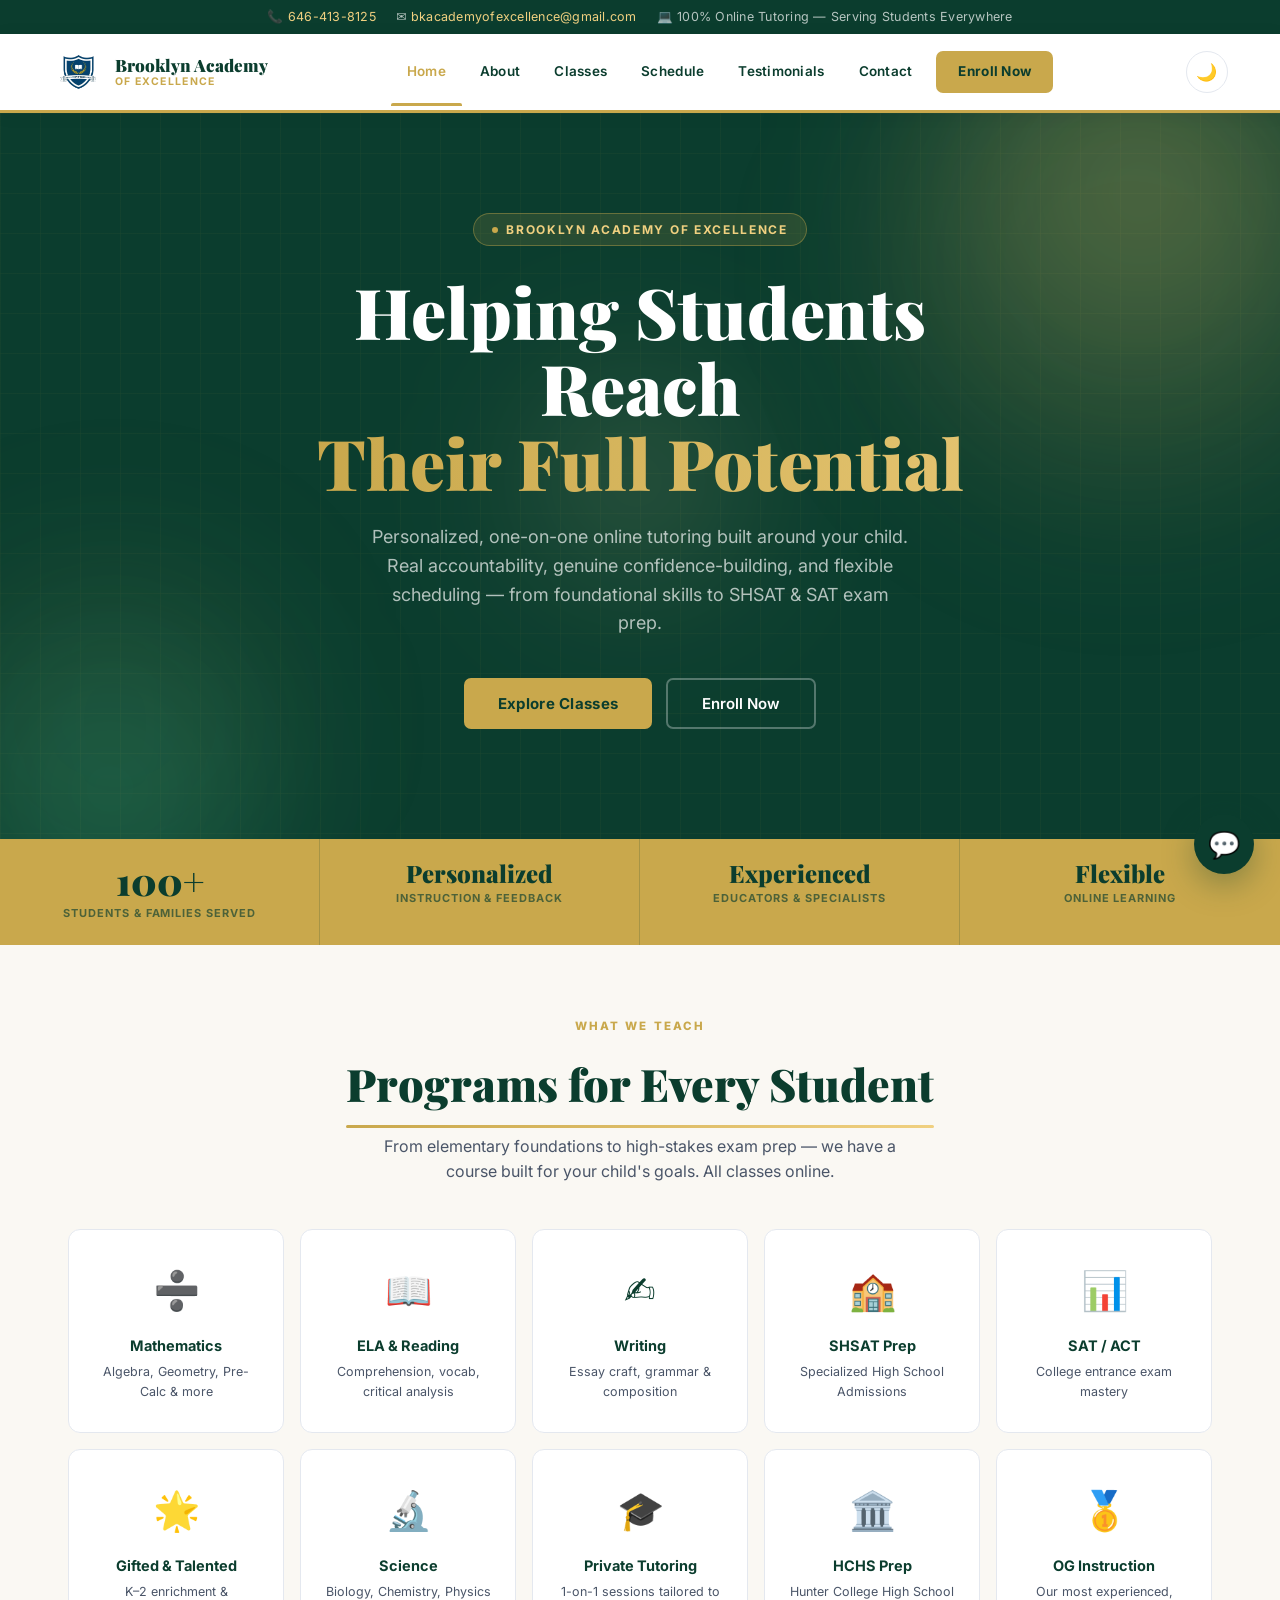
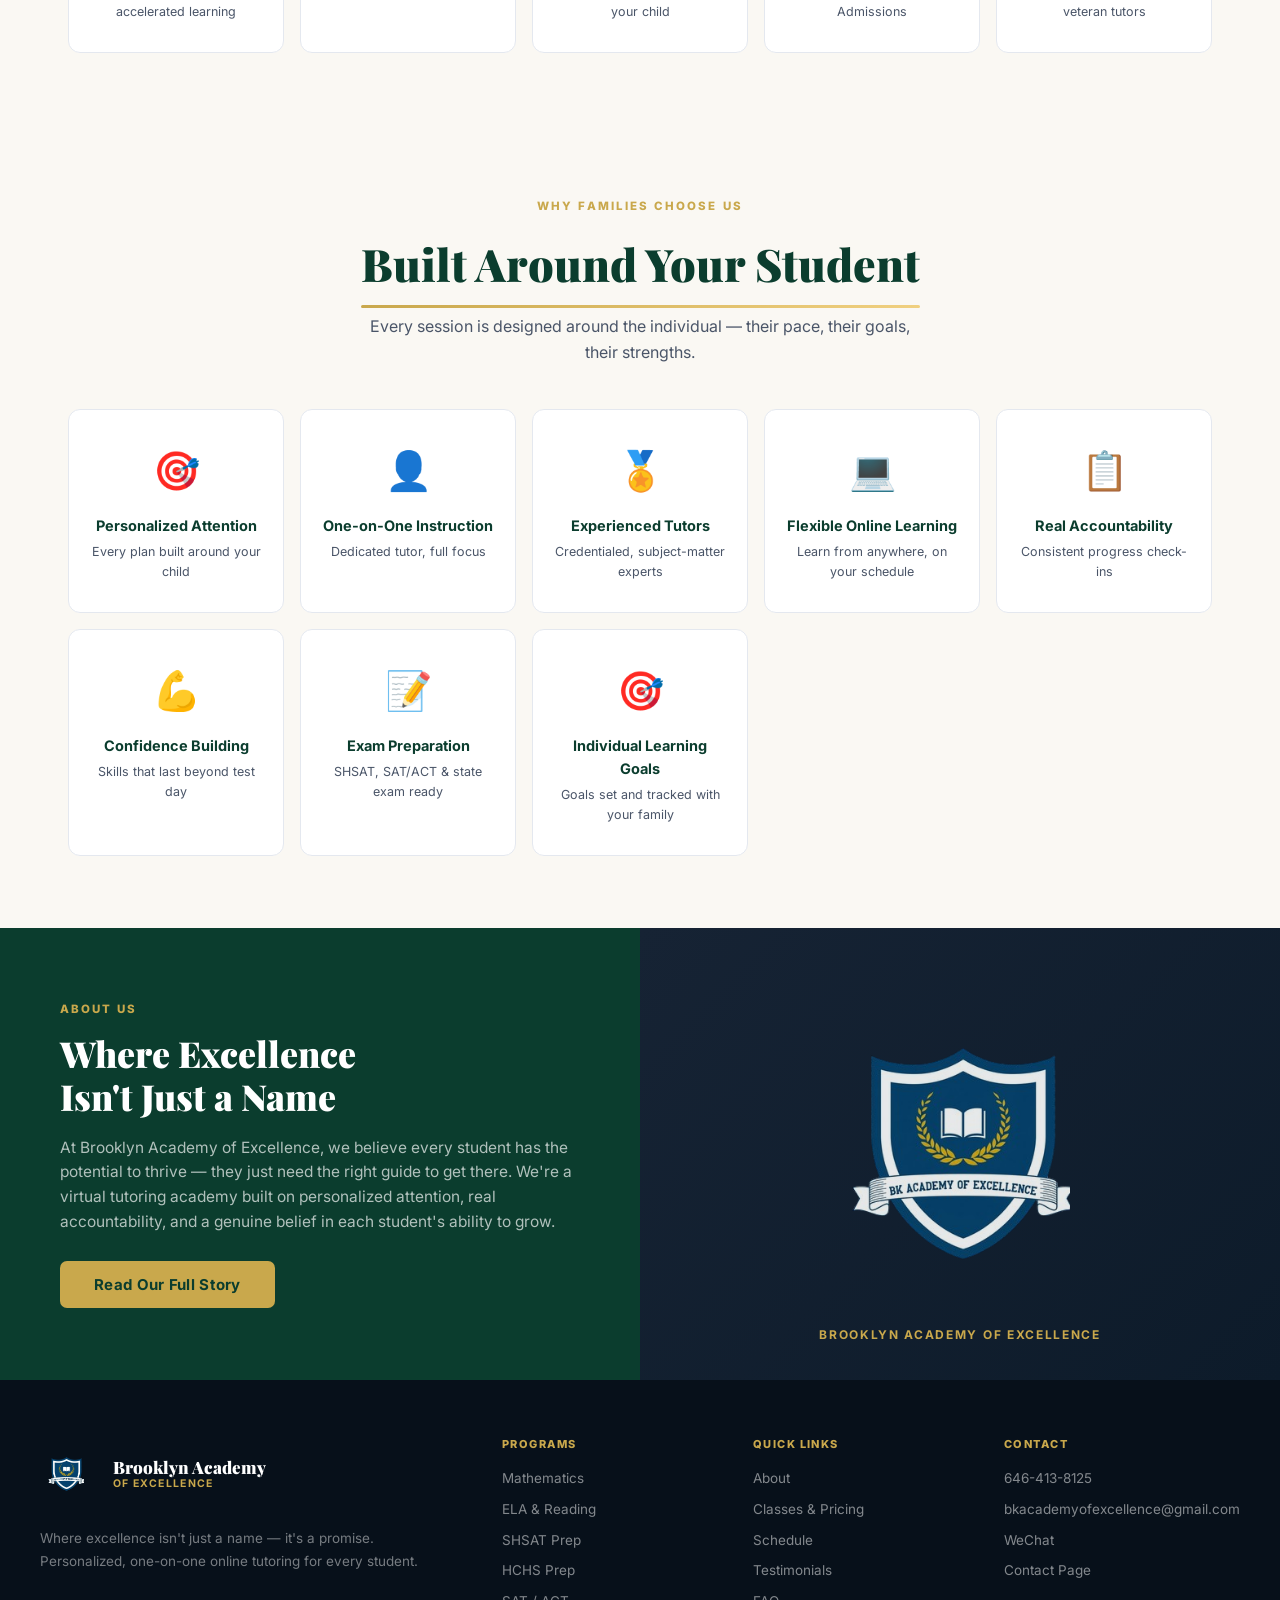
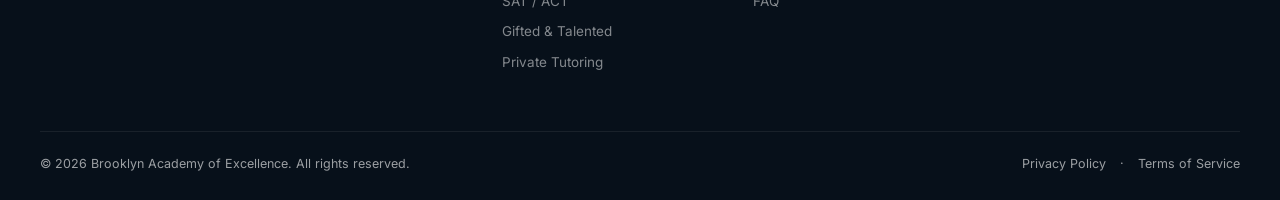
<file: hi/final25/index.html>
<!DOCTYPE html>
<html lang="en">
<head>
<meta charset="UTF-8"/>
<meta name="viewport" content="width=device-width, initial-scale=1.0"/>
<title>Brooklyn Academy of Excellence | Online Tutoring Academy</title>
<meta name="description" content="Brooklyn Academy of Excellence — personalized, one-on-one online tutoring. Math, ELA, Writing, SHSAT & SAT prep. Real accountability. Real results."/>
<link href="https://fonts.googleapis.com/css2?family=Playfair+Display:ital,wght@0,700;0,900;1,700&family=Inter:wght@300;400;500;600;700&display=swap" rel="stylesheet"/>
<link rel="stylesheet" href="index.css">
<script>
  /* Apply saved theme before paint to avoid flash */
  (function(){
    var saved = localStorage.getItem('bae-theme');
    var theme = saved || (window.matchMedia && window.matchMedia('(prefers-color-scheme: dark)').matches ? 'dark' : 'light');
    document.documentElement.setAttribute('data-theme', theme);
  })();
</script>
</head>
<body>
<div class="preloader" id="preloader">
  <div class="preloader-logo-wrap">
    <div class="preloader-ring"></div>
    <img src="logo-removebg-preview.png" alt="Brooklyn Academy of Excellence">
  </div>
  <div class="preloader-name">Brooklyn <span>Academy</span></div>
  <div class="preloader-bar"></div>
</div>
<div class="scroll-progress" id="scrollProgress"></div>

<!-- ── TOPBAR ── -->
<div class="topbar">
  <div class="topbar-inner">
    <span>📞 <a href="tel:+16464138125">646-413-8125</a></span>
    <span>✉️ <a href="mailto:bkacademyofexcellence@gmail.com">bkacademyofexcellence@gmail.com</a></span>
    <span>💻 100% Online Tutoring — Serving Students Everywhere</span>
  </div>
</div>

<!-- ── NAV ── -->
<nav class="nav" id="mainNav">
  <div class="nav-inner">
    <a class="logo" href="index.html">
      <div class="logo-mark"><img src="logo-removebg-preview.png" alt="Brooklyn Academy of Excellence logo"/></div>
      <div class="logo-text-wrap">
        <span class="logo-name">Brooklyn Academy</span>
        <span class="logo-tag">of Excellence</span>
      </div>
    </a>
    <div class="nav-links">
      <a href="index.html" id="nl-home" class="active"                        >Home</a>
      <a href="about.html" id="nl-about"                        >About</a>
      <a href="classes.html" id="nl-classes"                      >Classes</a>
      <a href="schedule.html" id="nl-calendar"                     >Schedule</a>
      <a href="testimonials.html" id="nl-testimonials"                 >Testimonials</a>
      <a href="contact.html" id="nl-contact"                      >Contact</a>
      <a href="classes.html" class="nav-cta"                      >Enroll Now</a>
    </div>
    <button class="theme-toggle" id="themeToggle" onclick="toggleTheme()" aria-label="Toggle dark mode" title="Toggle dark / light mode">🌙</button>
    <button class="ham" id="ham" onclick="toggleMob()" aria-label="Menu">
      <span></span><span></span><span></span>
    </button>
  </div>
</nav>


<!-- ── MOBILE DRAWER ── -->
<div class="mobile-drawer" id="mobDraw">
  <a href="index.html" onclick="toggleMob()">Home</a>
  <a href="about.html" onclick="toggleMob()">About</a>
  <a href="classes.html" onclick="toggleMob()">Classes</a>
  <a href="schedule.html" onclick="toggleMob()">Schedule</a>
  <a href="testimonials.html" onclick="toggleMob()">Testimonials</a>
  <a href="contact.html" onclick="toggleMob()">Contact</a>
  <a href="classes.html" class="mob-cta"  onclick="toggleMob()">Enroll Now</a>
  <button class="mob-theme-toggle" onclick="toggleTheme()">🌙 <span id="mobThemeLabel">Dark Mode</span></button>
</div>
<div class="page active" id="page-home">

  <section class="hero">
    <div class="hero-mesh"><span></span><span></span><span></span></div>
    <div class="hero-orb hero-orb-1"></div>
    <div class="hero-orb hero-orb-2"></div>
    <div class="hero-inner">
      <div class="hero-pill"><span class="hero-pill-dot"></span>Brooklyn Academy of Excellence</div>
      <h1><span class="word" style="animation-delay:.3s">Helping</span> <span class="word" style="animation-delay:.38s">Students</span> <span class="word" style="animation-delay:.46s">Reach</span><br><span class="hero-accent word" style="animation-delay:.58s">Their Full Potential</span></h1>
      <p class="hero-sub">Personalized, one-on-one online tutoring built around your child. Real accountability, genuine confidence-building, and flexible scheduling — from foundational skills to SHSAT &amp; SAT exam prep.</p>
      <div class="hero-btns">
        <button class="btn-gold" onclick="location.href='classes.html'">Explore Classes</button>
        <button class="btn-ghost" onclick="location.href='classes.html'">Enroll Now</button>
      </div>
    </div>
  </section>

  <div class="stats">
    <div class="stat sr sr-d1"><span class="stat-num">100+</span><span class="stat-label">Students &amp; Families Served</span></div>
    <div class="stat sr sr-d2"><span class="stat-num stat-word">Personalized</span><span class="stat-label">Instruction &amp; Feedback</span></div>
    <div class="stat sr sr-d3"><span class="stat-num stat-word">Experienced</span><span class="stat-label">Educators &amp; Specialists</span></div>
    <div class="stat sr sr-d4"><span class="stat-num stat-word">Flexible</span><span class="stat-label">Online Learning</span></div>
  </div>

  <div class="sec-head sr">
    <span class="eyebrow">What We Teach</span>
    <h2>Programs for Every Student</h2>
    <p>From elementary foundations to high-stakes exam prep — we have a course built for your child's goals. All classes online.</p>
  </div>

  <div class="subjects">
    <div class="subj-card sr sr-d1" onclick="location.href='classes.html'"><span class="subj-icon">➗</span><h3>Mathematics</h3><p>Algebra, Geometry, Pre-Calc &amp; more</p></div>
    <div class="subj-card sr sr-d2" onclick="location.href='classes.html'"><span class="subj-icon">📖</span><h3>ELA &amp; Reading</h3><p>Comprehension, vocab, critical analysis</p></div>
    <div class="subj-card sr sr-d3" onclick="location.href='classes.html'"><span class="subj-icon">✍️</span><h3>Writing</h3><p>Essay craft, grammar &amp; composition</p></div>
    <div class="subj-card sr sr-d4" onclick="location.href='classes.html'"><span class="subj-icon">🏫</span><h3>SHSAT Prep</h3><p>Specialized High School Admissions</p></div>
    <div class="subj-card sr sr-d5" onclick="location.href='classes.html'"><span class="subj-icon">📊</span><h3>SAT / ACT</h3><p>College entrance exam mastery</p></div>
    <div class="subj-card sr sr-d6" onclick="location.href='classes.html'"><span class="subj-icon">🌟</span><h3>Gifted &amp; Talented</h3><p>K–2 enrichment &amp; accelerated learning</p></div>
    <div class="subj-card sr sr-d7" onclick="location.href='classes.html'"><span class="subj-icon">🔬</span><h3>Science</h3><p>Biology, Chemistry, Physics</p></div>
    <div class="subj-card sr sr-d8" onclick="location.href='classes.html'"><span class="subj-icon">🎓</span><h3>Private Tutoring</h3><p>1-on-1 sessions tailored to your child</p></div>
    <div class="subj-card sr sr-d9" onclick="location.href='classes.html'"><span class="subj-icon">🏛️</span><h3>HCHS Prep</h3><p>Hunter College High School Admissions</p></div>
    <div class="subj-card sr sr-d10" onclick="location.href='classes.html'"><span class="subj-icon">🥇</span><h3>OG Instruction</h3><p>Our most experienced, veteran tutors</p></div>
  </div>

  <div class="sec-head sr">
    <span class="eyebrow">Why Families Choose Us</span>
    <h2>Built Around Your Student</h2>
    <p>Every session is designed around the individual — their pace, their goals, their strengths.</p>
  </div>
  <div class="subjects" id="whyChooseGrid"></div>

  <div class="about">
    <div class="about-text sr sr-left">
      <span class="eyebrow">About Us</span>
      <h2>Where Excellence<br>Isn't Just a Name</h2>
      <p>At Brooklyn Academy of Excellence, we believe every student has the potential to thrive — they just need the right guide to get there. We're a virtual tutoring academy built on personalized attention, real accountability, and a genuine belief in each student's ability to grow.</p>
      <button class="btn-gold" onclick="location.href='about.html'" style="margin-top:12px">Read Our Full Story</button>
    </div>
    <div class="about-right sr sr-right">
      <div class="about-badge-logo"><img src="logo-removebg-preview.png" alt="" style="width:100%;max-width:220px;opacity:.9"/></div>
      <span class="about-sub">Brooklyn Academy of Excellence</span>
    </div>
  </div>

</div>

<!-- ── FOOTER ── -->
<footer>
  <div class="foot-grid">
    <div class="foot-brand">
      <a class="logo" href="index.html" style="display:inline-flex;">
        <div class="logo-mark"><img src="logo-removebg-preview.png" alt="Brooklyn Academy of Excellence logo"/></div>
        <div class="logo-text-wrap" style="margin-left:10px">
          <span class="logo-name" style="color:#fff">Brooklyn Academy</span>
          <span class="logo-tag">of Excellence</span>
        </div>
      </a>
      <p>Where excellence isn't just a name — it's a promise. Personalized, one-on-one online tutoring for every student.</p>
    </div>
    <div class="foot-col">
      <h4>Programs</h4>
      <a href="classes.html">Mathematics</a>
      <a href="classes.html">ELA &amp; Reading</a>
      <a href="classes.html">SHSAT Prep</a>
      <a href="classes.html">HCHS Prep</a>
      <a href="classes.html">SAT / ACT</a>
      <a href="classes.html">Gifted &amp; Talented</a>
      <a href="classes.html">Private Tutoring</a>
    </div>
    <div class="foot-col">
      <h4>Quick Links</h4>
      <a href="about.html">About</a>
      <a href="classes.html">Classes &amp; Pricing</a>
      <a href="schedule.html">Schedule</a>
      <a href="testimonials.html">Testimonials</a>
      <a href="faq.html">FAQ</a>
    </div>
    <div class="foot-col">
      <h4>Contact</h4>
      <a href="tel:+16464138125">646-413-8125</a>
      <a href="mailto:bkacademyofexcellence@gmail.com">bkacademyofexcellence@gmail.com</a>
      <a href="contact.html">WeChat</a>
      <a href="contact.html">Contact Page</a>
    </div>
  </div>
  <div class="foot-bottom">
    <span>© 2026 Brooklyn Academy of Excellence. All rights reserved.</span>
    <span style="display:flex;gap:14px">
      <span style="cursor:pointer" onclick="openLegal('privacy')">Privacy Policy</span> ·
      <span style="cursor:pointer" onclick="openLegal('terms')">Terms of Service</span>
    </span>
  </div>
</footer>

<!-- ══════════════════════════════════════════
     ENROLLMENT MODAL (WIZARD)
══════════════════════════════════════════ -->
<div class="modal-overlay" id="enrollOverlay" onclick="if(event.target===this) closeEnroll()">
  <div class="modal-box">
    <div class="modal-hd">
      <h2 id="modalTitle">Enroll Now</h2>
      <button class="modal-x" onclick="closeEnroll()">✕</button>
    </div>
    <div class="step-dots" id="stepDots">
      <div class="step-dot"></div><div class="step-dot"></div><div class="step-dot"></div><div class="step-dot"></div>
    </div>
    <div class="modal-body" id="modalBody"></div>
    <div class="modal-ft" id="modalFooter"></div>
  </div>
</div>


<!-- ══════════════════════════════════════════
     LEGAL MODAL (Privacy / Terms placeholder)
══════════════════════════════════════════ -->
<div class="modal-overlay" id="legalOverlay" onclick="if(event.target===this) closeLegal()">
  <div class="modal-box" style="max-width:460px">
    <div class="modal-hd">
      <h2 id="legalTitle">Privacy Policy</h2>
      <button class="modal-x" onclick="closeLegal()">✕</button>
    </div>
    <div class="modal-body" style="padding-bottom:24px">
      <p style="color:var(--text-mute);font-size:14px;line-height:1.7">This page is coming soon. For questions about our policies, please <a href="mailto:bkacademyofexcellence@gmail.com" style="color:var(--gold);font-weight:700">email us</a> or call <a href="tel:+16464138125" style="color:var(--gold);font-weight:700">646-413-8125</a>.</p>
    </div>
  </div>
</div>

<!-- ══════════════════════════════════════════
     CHATBOT
══════════════════════════════════════════ -->
<button class="chat-fab" id="chatFab" onclick="toggleChat()" aria-label="Open chat assistant">💬</button>
<div class="chat-window" id="chatWindow">
  <div class="chat-hd">
    <img src="logo-removebg-preview.png" alt="">
    <div class="ch-info">
      <h4>Academy Assistant</h4>
      <p><span class="ch-dot"></span> Online now</p>
    </div>
    <button class="chat-min" onclick="toggleChat()">─</button>
  </div>
  <div class="chat-body" id="chatBody"></div>
  <div class="chat-quick" id="chatQuick"></div>
  <div class="chat-input-row">
    <input type="text" id="chatInput" placeholder="Ask about pricing, seats, enrollment…" onkeydown="if(event.key==='Enter')sendChat()">
    <button class="chat-send" onclick="sendChat()">➤</button>
  </div>
</div>

<!-- ══════════════════════════════════════════
     JAVASCRIPT
══════════════════════════════════════════ -->
<script src="app.js"></script>
</body>
</html>
</file>
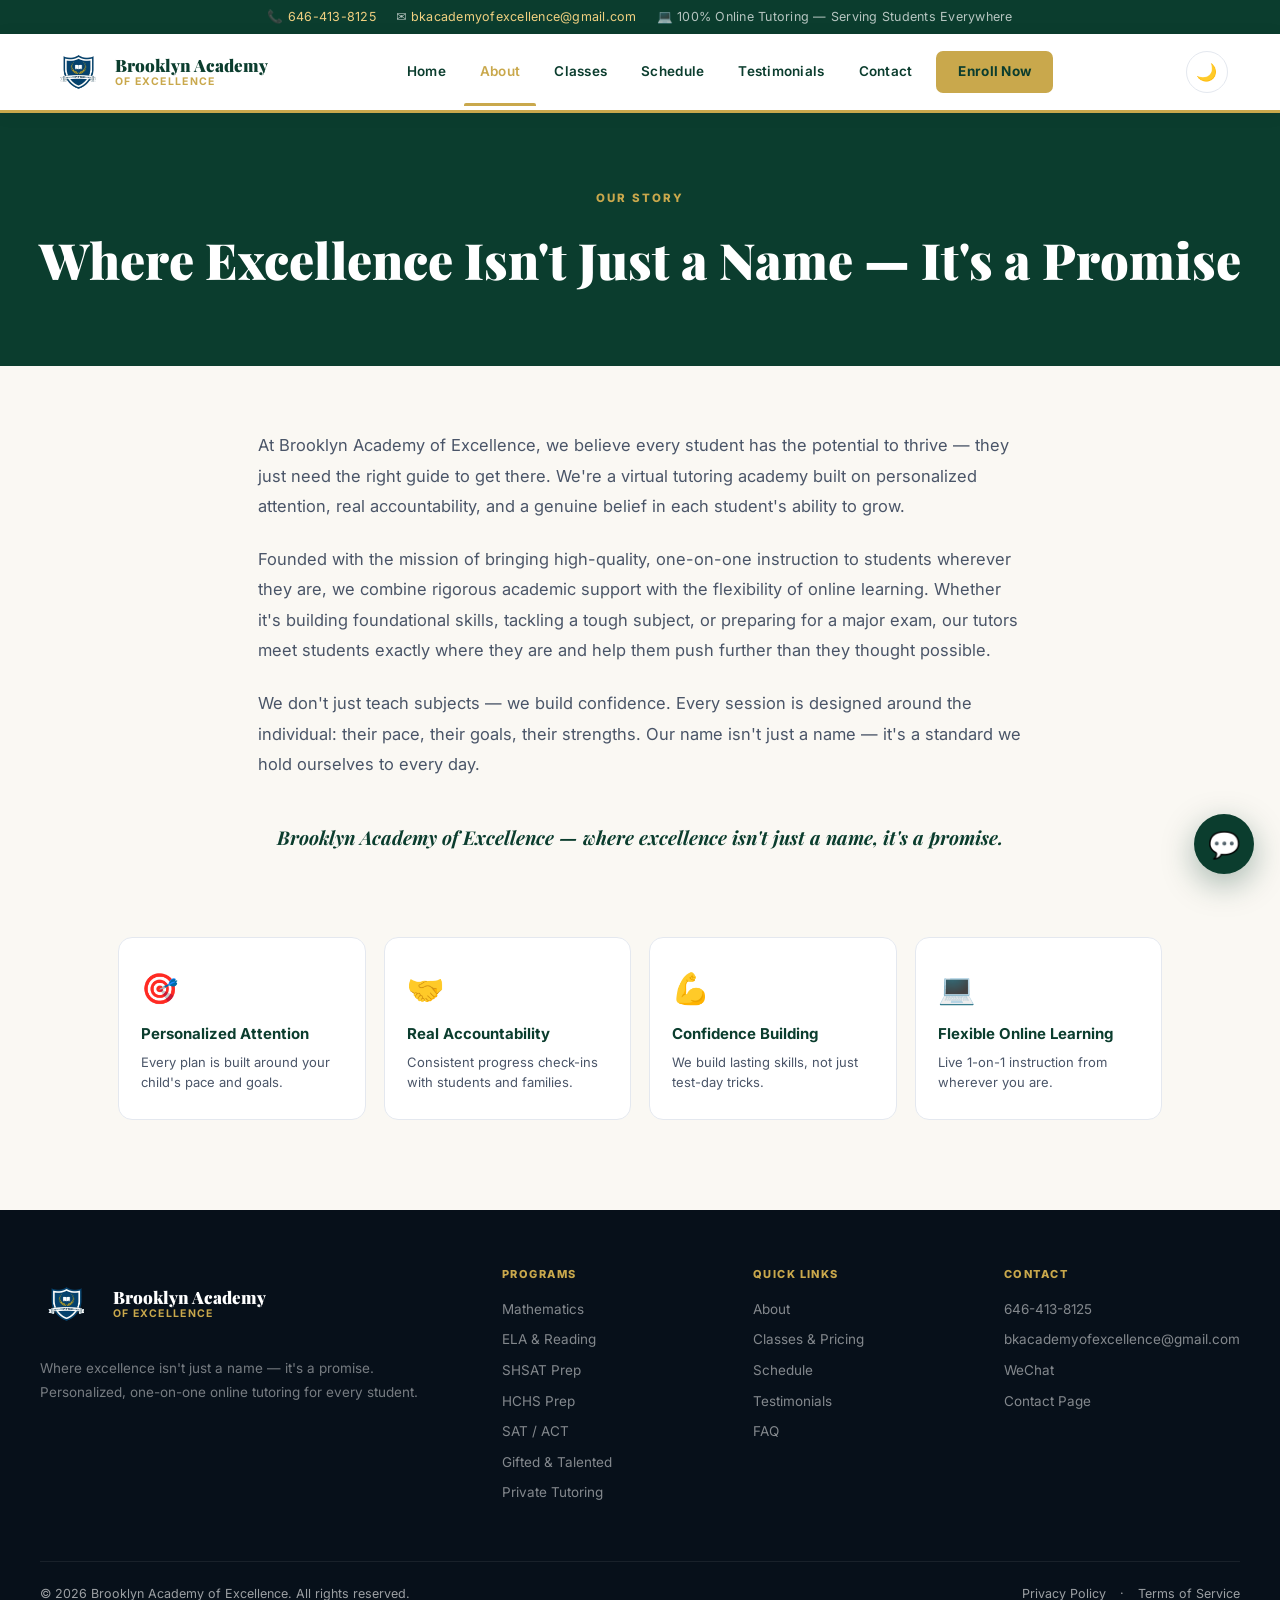
<file: hi/final25/about.html>
<!DOCTYPE html>
<html lang="en">
<head>
<meta charset="UTF-8"/>
<meta name="viewport" content="width=device-width, initial-scale=1.0"/>
<title>About Us | Brooklyn Academy of Excellence</title>
<meta name="description" content="Learn about Brooklyn Academy of Excellence's mission: personalized attention, real accountability, and a genuine belief in every student's ability to grow."/>
<link href="https://fonts.googleapis.com/css2?family=Playfair+Display:ital,wght@0,700;0,900;1,700&family=Inter:wght@300;400;500;600;700&display=swap" rel="stylesheet"/>
<link rel="stylesheet" href="index.css">
<script>
  /* Apply saved theme before paint to avoid flash */
  (function(){
    var saved = localStorage.getItem('bae-theme');
    var theme = saved || (window.matchMedia && window.matchMedia('(prefers-color-scheme: dark)').matches ? 'dark' : 'light');
    document.documentElement.setAttribute('data-theme', theme);
  })();
</script>
</head>
<body>
<div class="preloader" id="preloader">
  <div class="preloader-logo-wrap">
    <div class="preloader-ring"></div>
    <img src="logo-removebg-preview.png" alt="Brooklyn Academy of Excellence">
  </div>
  <div class="preloader-name">Brooklyn <span>Academy</span></div>
  <div class="preloader-bar"></div>
</div>
<div class="scroll-progress" id="scrollProgress"></div>

<!-- ── TOPBAR ── -->
<div class="topbar">
  <div class="topbar-inner">
    <span>📞 <a href="tel:+16464138125">646-413-8125</a></span>
    <span>✉️ <a href="mailto:bkacademyofexcellence@gmail.com">bkacademyofexcellence@gmail.com</a></span>
    <span>💻 100% Online Tutoring — Serving Students Everywhere</span>
  </div>
</div>

<!-- ── NAV ── -->
<nav class="nav" id="mainNav">
  <div class="nav-inner">
    <a class="logo" href="index.html">
      <div class="logo-mark"><img src="logo-removebg-preview.png" alt="Brooklyn Academy of Excellence logo"/></div>
      <div class="logo-text-wrap">
        <span class="logo-name">Brooklyn Academy</span>
        <span class="logo-tag">of Excellence</span>
      </div>
    </a>
    <div class="nav-links">
      <a href="index.html" id="nl-home"                        >Home</a>
      <a href="about.html" id="nl-about" class="active"                        >About</a>
      <a href="classes.html" id="nl-classes"                      >Classes</a>
      <a href="schedule.html" id="nl-calendar"                     >Schedule</a>
      <a href="testimonials.html" id="nl-testimonials"                 >Testimonials</a>
      <a href="contact.html" id="nl-contact"                      >Contact</a>
      <a href="classes.html" class="nav-cta"                      >Enroll Now</a>
    </div>
    <button class="theme-toggle" id="themeToggle" onclick="toggleTheme()" aria-label="Toggle dark mode" title="Toggle dark / light mode">🌙</button>
    <button class="ham" id="ham" onclick="toggleMob()" aria-label="Menu">
      <span></span><span></span><span></span>
    </button>
  </div>
</nav>


<!-- ── MOBILE DRAWER ── -->
<div class="mobile-drawer" id="mobDraw">
  <a href="index.html" onclick="toggleMob()">Home</a>
  <a href="about.html" onclick="toggleMob()">About</a>
  <a href="classes.html" onclick="toggleMob()">Classes</a>
  <a href="schedule.html" onclick="toggleMob()">Schedule</a>
  <a href="testimonials.html" onclick="toggleMob()">Testimonials</a>
  <a href="contact.html" onclick="toggleMob()">Contact</a>
  <a href="classes.html" class="mob-cta"  onclick="toggleMob()">Enroll Now</a>
  <button class="mob-theme-toggle" onclick="toggleTheme()">🌙 <span id="mobThemeLabel">Dark Mode</span></button>
</div>
<div class="page" id="page-about">
  <div class="about-page-hero">
    <span class="eyebrow sr">Our Story</span>
    <h1 class="sr">Where Excellence Isn't Just a Name — It's a Promise</h1>
  </div>
  <div class="about-content">
    <p class="sr">At Brooklyn Academy of Excellence, we believe every student has the potential to thrive — they just need the right guide to get there. We're a virtual tutoring academy built on personalized attention, real accountability, and a genuine belief in each student's ability to grow.</p>
    <p class="sr">Founded with the mission of bringing high-quality, one-on-one instruction to students wherever they are, we combine rigorous academic support with the flexibility of online learning. Whether it's building foundational skills, tackling a tough subject, or preparing for a major exam, our tutors meet students exactly where they are and help them push further than they thought possible.</p>
    <p class="sr">We don't just teach subjects — we build confidence. Every session is designed around the individual: their pace, their goals, their strengths. Our name isn't just a name — it's a standard we hold ourselves to every day.</p>
    <p class="sr">Brooklyn Academy of Excellence — where excellence isn't just a name, it's a promise.</p>
  </div>
  <div class="about-values">
    <div class="value-card sr sr-d1"><span class="vi">🎯</span><h4>Personalized Attention</h4><p>Every plan is built around your child's pace and goals.</p></div>
    <div class="value-card sr sr-d2"><span class="vi">🤝</span><h4>Real Accountability</h4><p>Consistent progress check-ins with students and families.</p></div>
    <div class="value-card sr sr-d3"><span class="vi">💪</span><h4>Confidence Building</h4><p>We build lasting skills, not just test-day tricks.</p></div>
    <div class="value-card sr sr-d4"><span class="vi">💻</span><h4>Flexible Online Learning</h4><p>Live 1-on-1 instruction from wherever you are.</p></div>
  </div>
</div>

<!-- ── FOOTER ── -->
<footer>
  <div class="foot-grid">
    <div class="foot-brand">
      <a class="logo" href="index.html" style="display:inline-flex;">
        <div class="logo-mark"><img src="logo-removebg-preview.png" alt="Brooklyn Academy of Excellence logo"/></div>
        <div class="logo-text-wrap" style="margin-left:10px">
          <span class="logo-name" style="color:#fff">Brooklyn Academy</span>
          <span class="logo-tag">of Excellence</span>
        </div>
      </a>
      <p>Where excellence isn't just a name — it's a promise. Personalized, one-on-one online tutoring for every student.</p>
    </div>
    <div class="foot-col">
      <h4>Programs</h4>
      <a href="classes.html">Mathematics</a>
      <a href="classes.html">ELA &amp; Reading</a>
      <a href="classes.html">SHSAT Prep</a>
      <a href="classes.html">HCHS Prep</a>
      <a href="classes.html">SAT / ACT</a>
      <a href="classes.html">Gifted &amp; Talented</a>
      <a href="classes.html">Private Tutoring</a>
    </div>
    <div class="foot-col">
      <h4>Quick Links</h4>
      <a href="about.html">About</a>
      <a href="classes.html">Classes &amp; Pricing</a>
      <a href="schedule.html">Schedule</a>
      <a href="testimonials.html">Testimonials</a>
      <a href="faq.html">FAQ</a>
    </div>
    <div class="foot-col">
      <h4>Contact</h4>
      <a href="tel:+16464138125">646-413-8125</a>
      <a href="mailto:bkacademyofexcellence@gmail.com">bkacademyofexcellence@gmail.com</a>
      <a href="contact.html">WeChat</a>
      <a href="contact.html">Contact Page</a>
    </div>
  </div>
  <div class="foot-bottom">
    <span>© 2026 Brooklyn Academy of Excellence. All rights reserved.</span>
    <span style="display:flex;gap:14px">
      <span style="cursor:pointer" onclick="openLegal('privacy')">Privacy Policy</span> ·
      <span style="cursor:pointer" onclick="openLegal('terms')">Terms of Service</span>
    </span>
  </div>
</footer>

<!-- ══════════════════════════════════════════
     ENROLLMENT MODAL (WIZARD)
══════════════════════════════════════════ -->
<div class="modal-overlay" id="enrollOverlay" onclick="if(event.target===this) closeEnroll()">
  <div class="modal-box">
    <div class="modal-hd">
      <h2 id="modalTitle">Enroll Now</h2>
      <button class="modal-x" onclick="closeEnroll()">✕</button>
    </div>
    <div class="step-dots" id="stepDots">
      <div class="step-dot"></div><div class="step-dot"></div><div class="step-dot"></div><div class="step-dot"></div>
    </div>
    <div class="modal-body" id="modalBody"></div>
    <div class="modal-ft" id="modalFooter"></div>
  </div>
</div>


<!-- ══════════════════════════════════════════
     LEGAL MODAL (Privacy / Terms placeholder)
══════════════════════════════════════════ -->
<div class="modal-overlay" id="legalOverlay" onclick="if(event.target===this) closeLegal()">
  <div class="modal-box" style="max-width:460px">
    <div class="modal-hd">
      <h2 id="legalTitle">Privacy Policy</h2>
      <button class="modal-x" onclick="closeLegal()">✕</button>
    </div>
    <div class="modal-body" style="padding-bottom:24px">
      <p style="color:var(--text-mute);font-size:14px;line-height:1.7">This page is coming soon. For questions about our policies, please <a href="mailto:bkacademyofexcellence@gmail.com" style="color:var(--gold);font-weight:700">email us</a> or call <a href="tel:+16464138125" style="color:var(--gold);font-weight:700">646-413-8125</a>.</p>
    </div>
  </div>
</div>

<!-- ══════════════════════════════════════════
     CHATBOT
══════════════════════════════════════════ -->
<button class="chat-fab" id="chatFab" onclick="toggleChat()" aria-label="Open chat assistant">💬</button>
<div class="chat-window" id="chatWindow">
  <div class="chat-hd">
    <img src="logo-removebg-preview.png" alt="">
    <div class="ch-info">
      <h4>Academy Assistant</h4>
      <p><span class="ch-dot"></span> Online now</p>
    </div>
    <button class="chat-min" onclick="toggleChat()">─</button>
  </div>
  <div class="chat-body" id="chatBody"></div>
  <div class="chat-quick" id="chatQuick"></div>
  <div class="chat-input-row">
    <input type="text" id="chatInput" placeholder="Ask about pricing, seats, enrollment…" onkeydown="if(event.key==='Enter')sendChat()">
    <button class="chat-send" onclick="sendChat()">➤</button>
  </div>
</div>

<!-- ══════════════════════════════════════════
     JAVASCRIPT
══════════════════════════════════════════ -->
<script src="app.js"></script>
</body>
</html>
</file>
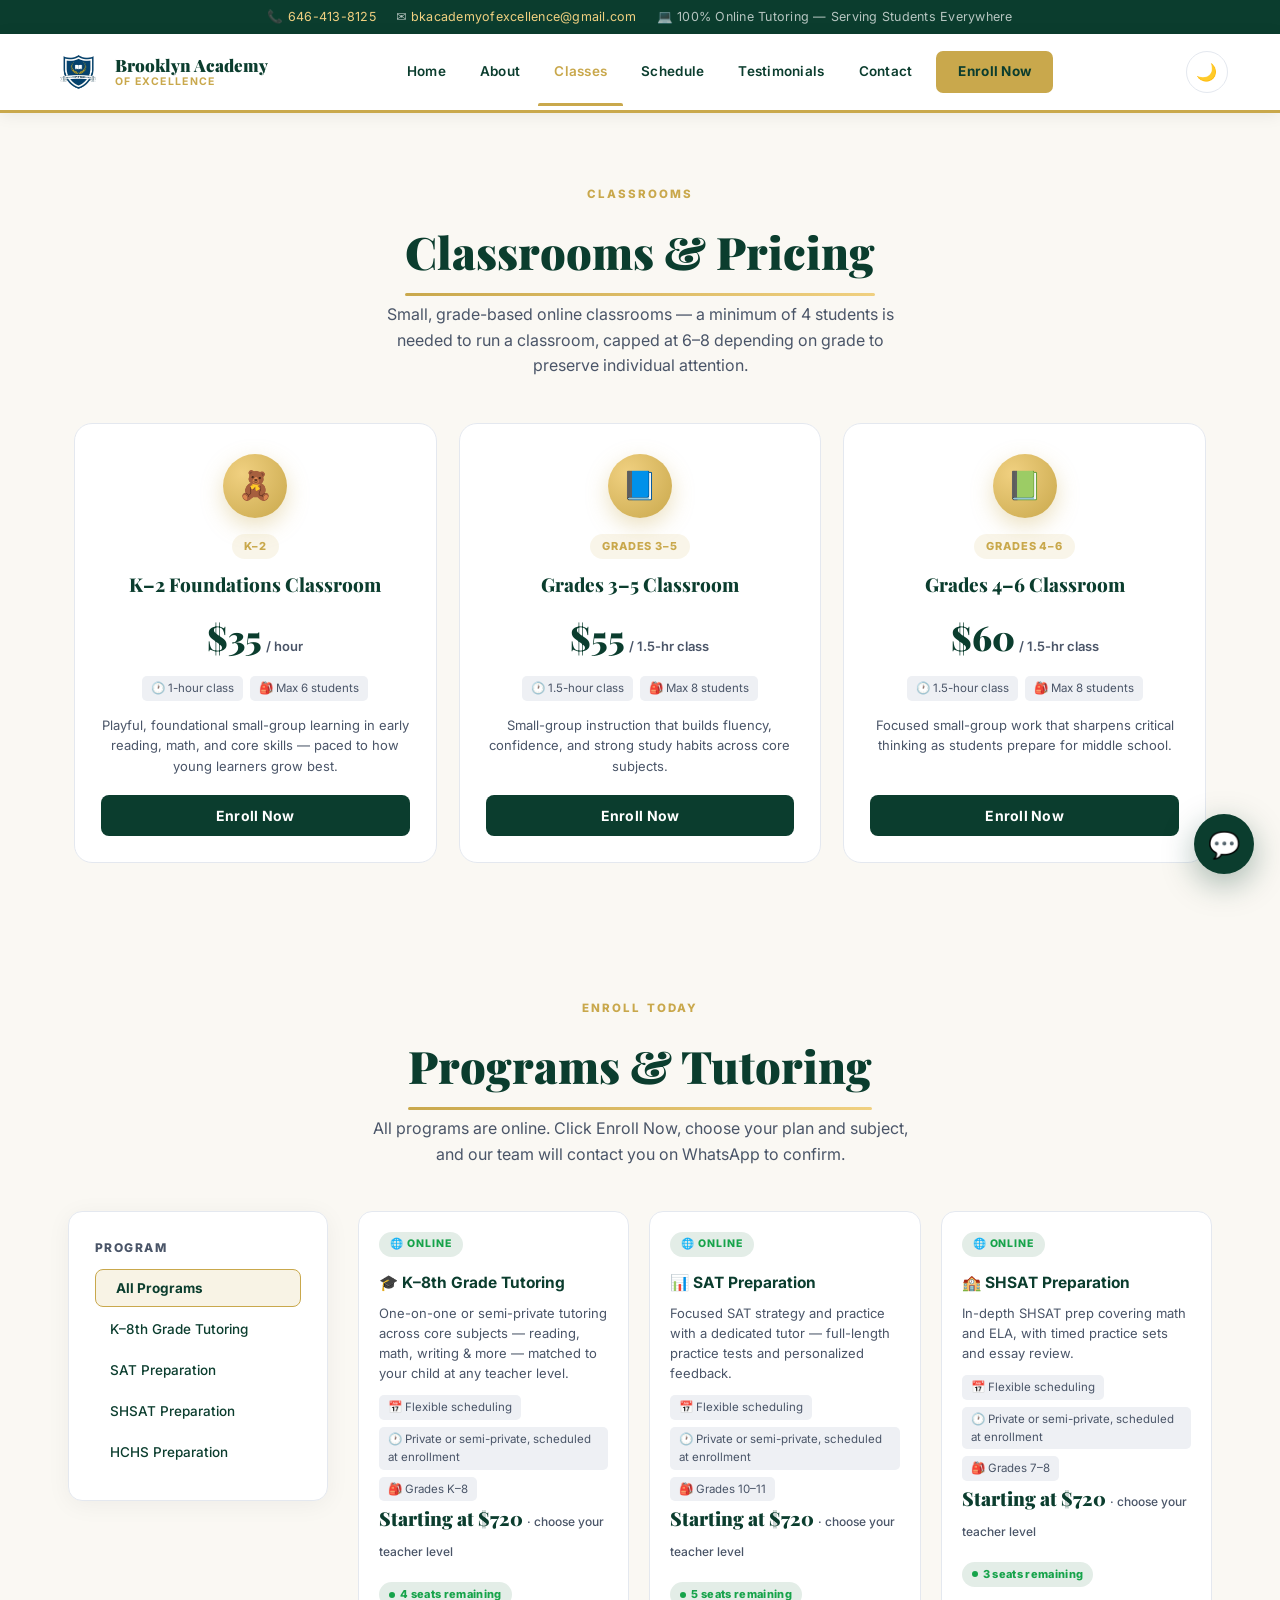
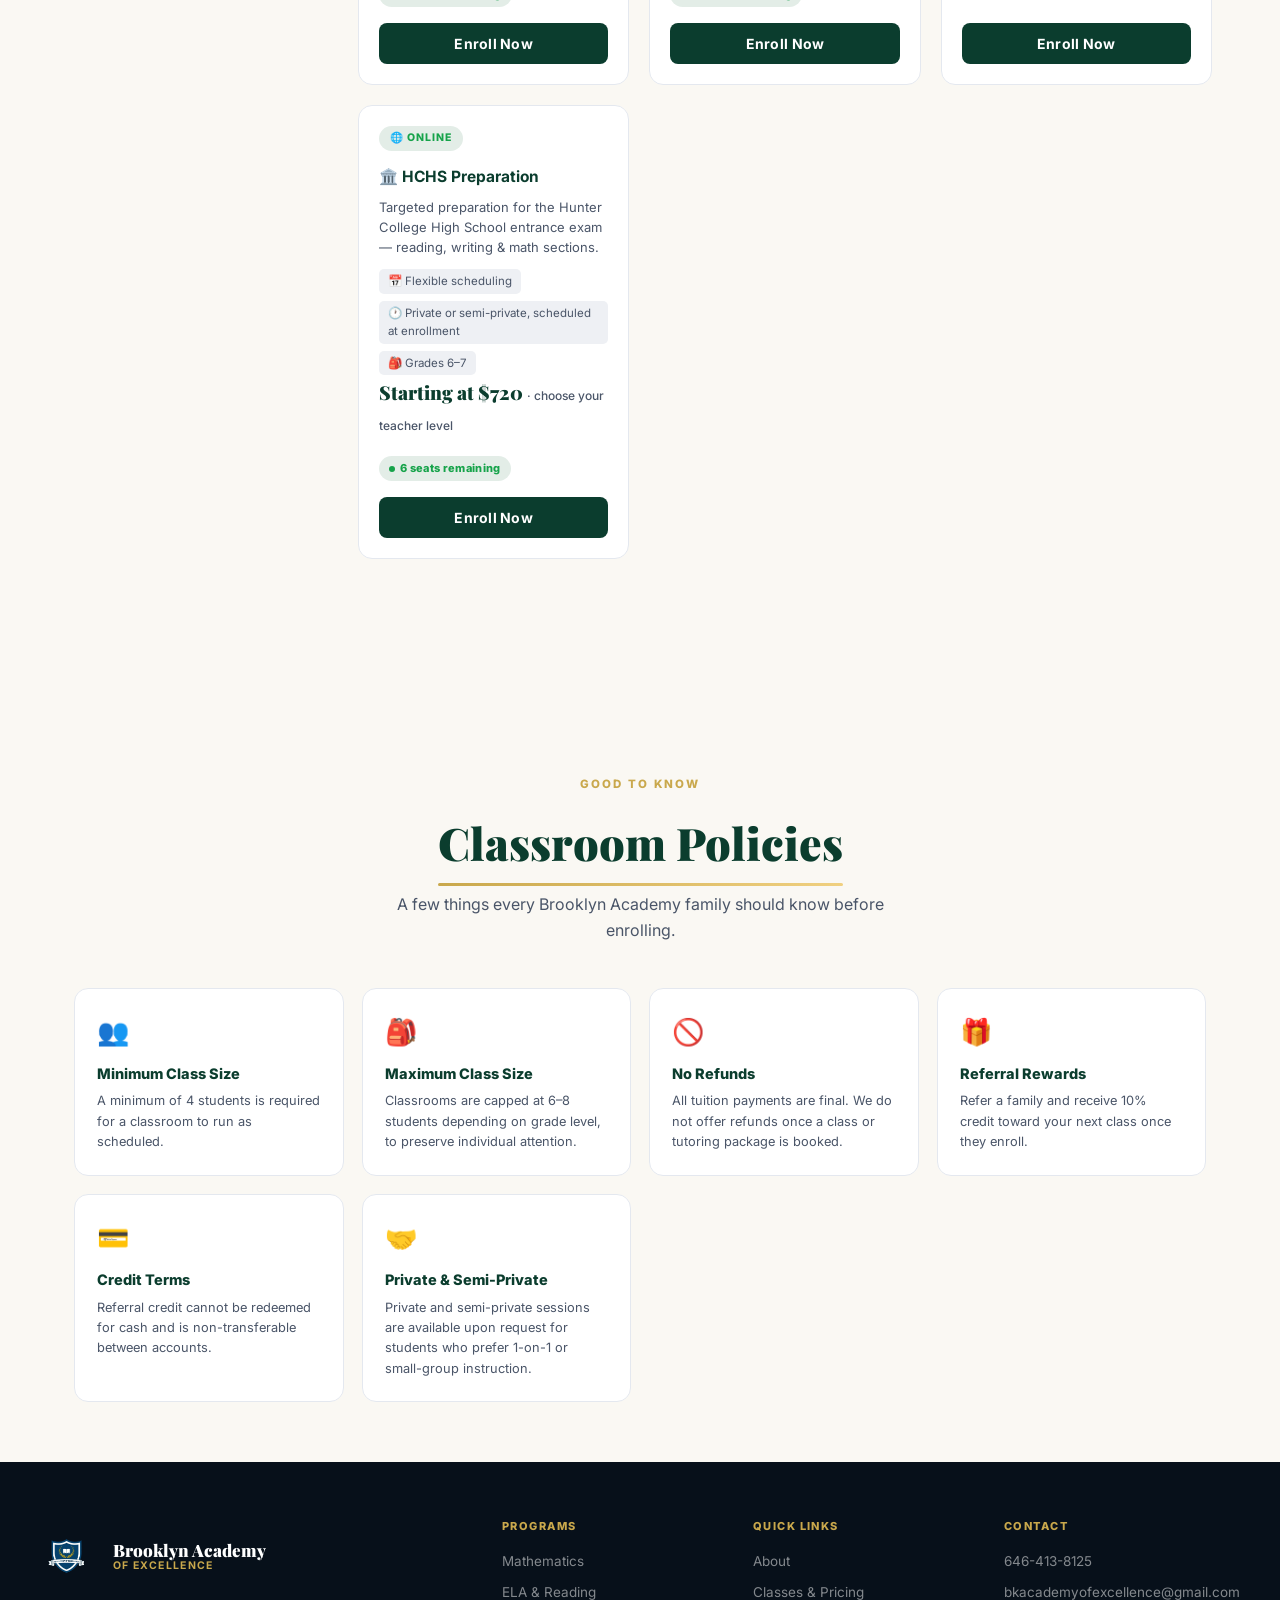
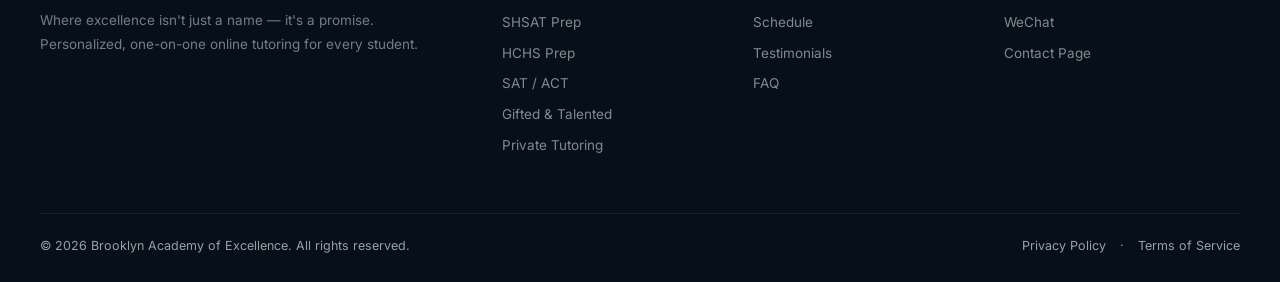
<file: hi/final25/classes.html>
<!DOCTYPE html>
<html lang="en">
<head>
<meta charset="UTF-8"/>
<meta name="viewport" content="width=device-width, initial-scale=1.0"/>
<title>Classes & Pricing | Brooklyn Academy of Excellence</title>
<meta name="description" content="Browse online tutoring classes and choose your teacher level — Silver, Gold, or Platinum. Small online classrooms capped at 6–8 students."/>
<link href="https://fonts.googleapis.com/css2?family=Playfair+Display:ital,wght@0,700;0,900;1,700&family=Inter:wght@300;400;500;600;700&display=swap" rel="stylesheet"/>
<link rel="stylesheet" href="index.css">
<script>
  /* Apply saved theme before paint to avoid flash */
  (function(){
    var saved = localStorage.getItem('bae-theme');
    var theme = saved || (window.matchMedia && window.matchMedia('(prefers-color-scheme: dark)').matches ? 'dark' : 'light');
    document.documentElement.setAttribute('data-theme', theme);
  })();
</script>
</head>
<body>
<div class="preloader" id="preloader">
  <div class="preloader-logo-wrap">
    <div class="preloader-ring"></div>
    <img src="logo-removebg-preview.png" alt="Brooklyn Academy of Excellence">
  </div>
  <div class="preloader-name">Brooklyn <span>Academy</span></div>
  <div class="preloader-bar"></div>
</div>
<div class="scroll-progress" id="scrollProgress"></div>

<!-- ── TOPBAR ── -->
<div class="topbar">
  <div class="topbar-inner">
    <span>📞 <a href="tel:+16464138125">646-413-8125</a></span>
    <span>✉️ <a href="mailto:bkacademyofexcellence@gmail.com">bkacademyofexcellence@gmail.com</a></span>
    <span>💻 100% Online Tutoring — Serving Students Everywhere</span>
  </div>
</div>

<!-- ── NAV ── -->
<nav class="nav" id="mainNav">
  <div class="nav-inner">
    <a class="logo" href="index.html">
      <div class="logo-mark"><img src="logo-removebg-preview.png" alt="Brooklyn Academy of Excellence logo"/></div>
      <div class="logo-text-wrap">
        <span class="logo-name">Brooklyn Academy</span>
        <span class="logo-tag">of Excellence</span>
      </div>
    </a>
    <div class="nav-links">
      <a href="index.html" id="nl-home"                        >Home</a>
      <a href="about.html" id="nl-about"                        >About</a>
      <a href="classes.html" id="nl-classes" class="active"                      >Classes</a>
      <a href="schedule.html" id="nl-calendar"                     >Schedule</a>
      <a href="testimonials.html" id="nl-testimonials"                 >Testimonials</a>
      <a href="contact.html" id="nl-contact"                      >Contact</a>
      <a href="classes.html" class="nav-cta"                      >Enroll Now</a>
    </div>
    <button class="theme-toggle" id="themeToggle" onclick="toggleTheme()" aria-label="Toggle dark mode" title="Toggle dark / light mode">🌙</button>
    <button class="ham" id="ham" onclick="toggleMob()" aria-label="Menu">
      <span></span><span></span><span></span>
    </button>
  </div>
</nav>


<!-- ── MOBILE DRAWER ── -->
<div class="mobile-drawer" id="mobDraw">
  <a href="index.html" onclick="toggleMob()">Home</a>
  <a href="about.html" onclick="toggleMob()">About</a>
  <a href="classes.html" onclick="toggleMob()">Classes</a>
  <a href="schedule.html" onclick="toggleMob()">Schedule</a>
  <a href="testimonials.html" onclick="toggleMob()">Testimonials</a>
  <a href="contact.html" onclick="toggleMob()">Contact</a>
  <a href="classes.html" class="mob-cta"  onclick="toggleMob()">Enroll Now</a>
  <button class="mob-theme-toggle" onclick="toggleTheme()">🌙 <span id="mobThemeLabel">Dark Mode</span></button>
</div>
<div class="page" id="page-classes">
  <div class="sec-head sr">
    <span class="eyebrow">Classrooms</span>
    <h2>Classrooms &amp; Pricing</h2>
    <p>Small, grade-based online classrooms — a minimum of 4 students is needed to run a classroom, capped at 6–8 depending on grade to preserve individual attention.</p>
  </div>
  <div class="classroom-grid" id="classroomGrid"></div>

  <div class="sec-head sr" style="margin-top:64px">
    <span class="eyebrow">Enroll Today</span>
    <h2>Programs &amp; Tutoring</h2>
    <p>All programs are online. Click Enroll Now, choose your plan and subject, and our team will contact you on WhatsApp to confirm.</p>
  </div>
  <div class="shop-wrap">
    <div class="shop-layout">
      <aside class="sidebar sr sr-left">
        <div class="sidebar-title">Program</div>
        <button class="f-btn on" onclick="setFilter('all',this)">All Programs</button>
        <button class="f-btn" onclick="setFilter('tutoring',this)">K–8th Grade Tutoring</button>
        <button class="f-btn" onclick="setFilter('sat',this)">SAT Preparation</button>
        <button class="f-btn" onclick="setFilter('shsat',this)">SHSAT Preparation</button>
        <button class="f-btn" onclick="setFilter('hchs',this)">HCHS Preparation</button>
      </aside>
      <div class="classes-grid" id="classesGrid"></div>
    </div>
  </div>

  <div class="sec-head sr" style="margin-top:64px">
    <span class="eyebrow">Good to Know</span>
    <h2>Classroom Policies</h2>
    <p>A few things every Brooklyn Academy family should know before enrolling.</p>
  </div>
  <div class="policy-grid" id="policyGrid" style="margin-bottom:60px"></div>
</div>

<!-- ── FOOTER ── -->
<footer>
  <div class="foot-grid">
    <div class="foot-brand">
      <a class="logo" href="index.html" style="display:inline-flex;">
        <div class="logo-mark"><img src="logo-removebg-preview.png" alt="Brooklyn Academy of Excellence logo"/></div>
        <div class="logo-text-wrap" style="margin-left:10px">
          <span class="logo-name" style="color:#fff">Brooklyn Academy</span>
          <span class="logo-tag">of Excellence</span>
        </div>
      </a>
      <p>Where excellence isn't just a name — it's a promise. Personalized, one-on-one online tutoring for every student.</p>
    </div>
    <div class="foot-col">
      <h4>Programs</h4>
      <a href="classes.html">Mathematics</a>
      <a href="classes.html">ELA &amp; Reading</a>
      <a href="classes.html">SHSAT Prep</a>
      <a href="classes.html">HCHS Prep</a>
      <a href="classes.html">SAT / ACT</a>
      <a href="classes.html">Gifted &amp; Talented</a>
      <a href="classes.html">Private Tutoring</a>
    </div>
    <div class="foot-col">
      <h4>Quick Links</h4>
      <a href="about.html">About</a>
      <a href="classes.html">Classes &amp; Pricing</a>
      <a href="schedule.html">Schedule</a>
      <a href="testimonials.html">Testimonials</a>
      <a href="faq.html">FAQ</a>
    </div>
    <div class="foot-col">
      <h4>Contact</h4>
      <a href="tel:+16464138125">646-413-8125</a>
      <a href="mailto:bkacademyofexcellence@gmail.com">bkacademyofexcellence@gmail.com</a>
      <a href="contact.html">WeChat</a>
      <a href="contact.html">Contact Page</a>
    </div>
  </div>
  <div class="foot-bottom">
    <span>© 2026 Brooklyn Academy of Excellence. All rights reserved.</span>
    <span style="display:flex;gap:14px">
      <span style="cursor:pointer" onclick="openLegal('privacy')">Privacy Policy</span> ·
      <span style="cursor:pointer" onclick="openLegal('terms')">Terms of Service</span>
    </span>
  </div>
</footer>

<!-- ══════════════════════════════════════════
     ENROLLMENT MODAL (WIZARD)
══════════════════════════════════════════ -->
<div class="modal-overlay" id="enrollOverlay" onclick="if(event.target===this) closeEnroll()">
  <div class="modal-box">
    <div class="modal-hd">
      <h2 id="modalTitle">Enroll Now</h2>
      <button class="modal-x" onclick="closeEnroll()">✕</button>
    </div>
    <div class="step-dots" id="stepDots">
      <div class="step-dot"></div><div class="step-dot"></div><div class="step-dot"></div><div class="step-dot"></div>
    </div>
    <div class="modal-body" id="modalBody"></div>
    <div class="modal-ft" id="modalFooter"></div>
  </div>
</div>


<!-- ══════════════════════════════════════════
     LEGAL MODAL (Privacy / Terms placeholder)
══════════════════════════════════════════ -->
<div class="modal-overlay" id="legalOverlay" onclick="if(event.target===this) closeLegal()">
  <div class="modal-box" style="max-width:460px">
    <div class="modal-hd">
      <h2 id="legalTitle">Privacy Policy</h2>
      <button class="modal-x" onclick="closeLegal()">✕</button>
    </div>
    <div class="modal-body" style="padding-bottom:24px">
      <p style="color:var(--text-mute);font-size:14px;line-height:1.7">This page is coming soon. For questions about our policies, please <a href="mailto:bkacademyofexcellence@gmail.com" style="color:var(--gold);font-weight:700">email us</a> or call <a href="tel:+16464138125" style="color:var(--gold);font-weight:700">646-413-8125</a>.</p>
    </div>
  </div>
</div>

<!-- ══════════════════════════════════════════
     CHATBOT
══════════════════════════════════════════ -->
<button class="chat-fab" id="chatFab" onclick="toggleChat()" aria-label="Open chat assistant">💬</button>
<div class="chat-window" id="chatWindow">
  <div class="chat-hd">
    <img src="logo-removebg-preview.png" alt="">
    <div class="ch-info">
      <h4>Academy Assistant</h4>
      <p><span class="ch-dot"></span> Online now</p>
    </div>
    <button class="chat-min" onclick="toggleChat()">─</button>
  </div>
  <div class="chat-body" id="chatBody"></div>
  <div class="chat-quick" id="chatQuick"></div>
  <div class="chat-input-row">
    <input type="text" id="chatInput" placeholder="Ask about pricing, seats, enrollment…" onkeydown="if(event.key==='Enter')sendChat()">
    <button class="chat-send" onclick="sendChat()">➤</button>
  </div>
</div>

<!-- ══════════════════════════════════════════
     JAVASCRIPT
══════════════════════════════════════════ -->
<script src="app.js"></script>
</body>
</html>
</file>
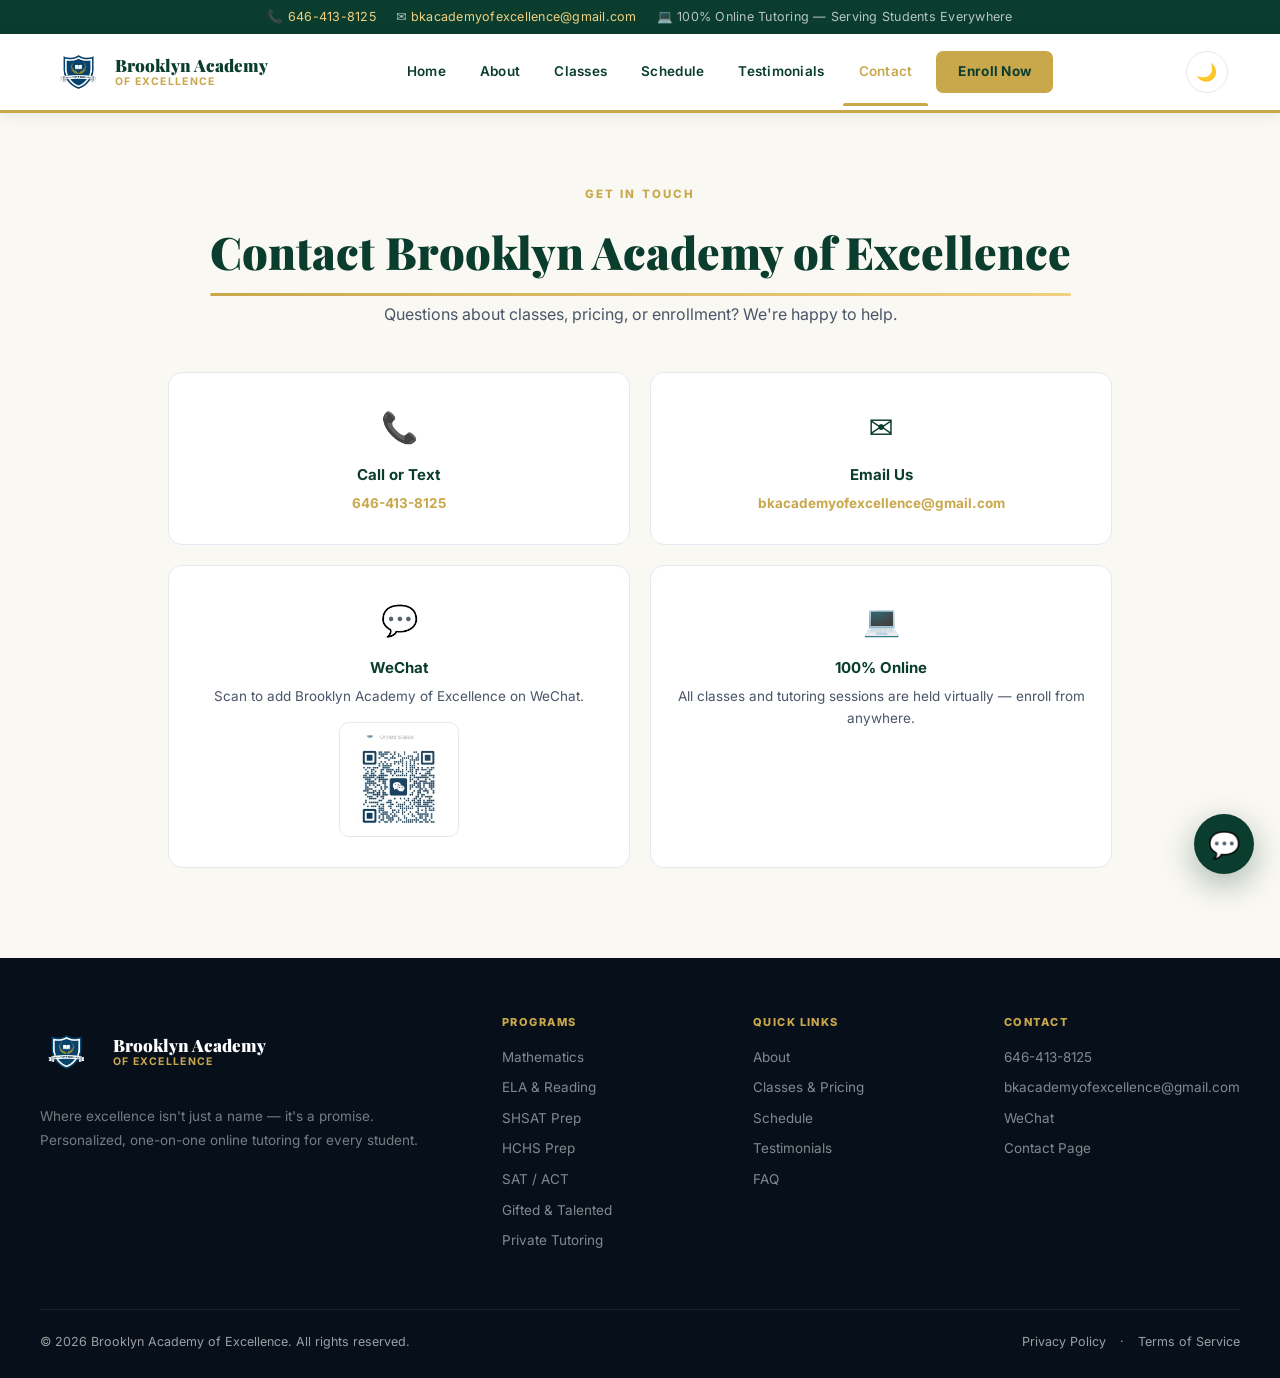
<file: hi/final25/contact.html>
<!DOCTYPE html>
<html lang="en">
<head>
<meta charset="UTF-8"/>
<meta name="viewport" content="width=device-width, initial-scale=1.0"/>
<title>Contact Us | Brooklyn Academy of Excellence</title>
<meta name="description" content="Contact Brooklyn Academy of Excellence — call, text, or email us with questions about classes or enrollment."/>
<link href="https://fonts.googleapis.com/css2?family=Playfair+Display:ital,wght@0,700;0,900;1,700&family=Inter:wght@300;400;500;600;700&display=swap" rel="stylesheet"/>
<link rel="stylesheet" href="index.css">
<script>
  /* Apply saved theme before paint to avoid flash */
  (function(){
    var saved = localStorage.getItem('bae-theme');
    var theme = saved || (window.matchMedia && window.matchMedia('(prefers-color-scheme: dark)').matches ? 'dark' : 'light');
    document.documentElement.setAttribute('data-theme', theme);
  })();
</script>
</head>
<body>
<div class="preloader" id="preloader">
  <div class="preloader-logo-wrap">
    <div class="preloader-ring"></div>
    <img src="logo-removebg-preview.png" alt="Brooklyn Academy of Excellence">
  </div>
  <div class="preloader-name">Brooklyn <span>Academy</span></div>
  <div class="preloader-bar"></div>
</div>
<div class="scroll-progress" id="scrollProgress"></div>

<!-- ── TOPBAR ── -->
<div class="topbar">
  <div class="topbar-inner">
    <span>📞 <a href="tel:+16464138125">646-413-8125</a></span>
    <span>✉️ <a href="mailto:bkacademyofexcellence@gmail.com">bkacademyofexcellence@gmail.com</a></span>
    <span>💻 100% Online Tutoring — Serving Students Everywhere</span>
  </div>
</div>

<!-- ── NAV ── -->
<nav class="nav" id="mainNav">
  <div class="nav-inner">
    <a class="logo" href="index.html">
      <div class="logo-mark"><img src="logo-removebg-preview.png" alt="Brooklyn Academy of Excellence logo"/></div>
      <div class="logo-text-wrap">
        <span class="logo-name">Brooklyn Academy</span>
        <span class="logo-tag">of Excellence</span>
      </div>
    </a>
    <div class="nav-links">
      <a href="index.html" id="nl-home"                        >Home</a>
      <a href="about.html" id="nl-about"                        >About</a>
      <a href="classes.html" id="nl-classes"                      >Classes</a>
      <a href="schedule.html" id="nl-calendar"                     >Schedule</a>
      <a href="testimonials.html" id="nl-testimonials"                 >Testimonials</a>
      <a href="contact.html" id="nl-contact" class="active"                      >Contact</a>
      <a href="classes.html" class="nav-cta"                      >Enroll Now</a>
    </div>
    <button class="theme-toggle" id="themeToggle" onclick="toggleTheme()" aria-label="Toggle dark mode" title="Toggle dark / light mode">🌙</button>
    <button class="ham" id="ham" onclick="toggleMob()" aria-label="Menu">
      <span></span><span></span><span></span>
    </button>
  </div>
</nav>


<!-- ── MOBILE DRAWER ── -->
<div class="mobile-drawer" id="mobDraw">
  <a href="index.html" onclick="toggleMob()">Home</a>
  <a href="about.html" onclick="toggleMob()">About</a>
  <a href="classes.html" onclick="toggleMob()">Classes</a>
  <a href="schedule.html" onclick="toggleMob()">Schedule</a>
  <a href="testimonials.html" onclick="toggleMob()">Testimonials</a>
  <a href="contact.html" onclick="toggleMob()">Contact</a>
  <a href="classes.html" class="mob-cta"  onclick="toggleMob()">Enroll Now</a>
  <button class="mob-theme-toggle" onclick="toggleTheme()">🌙 <span id="mobThemeLabel">Dark Mode</span></button>
</div>
<div class="page" id="page-contact">
  <div class="sec-head sr">
    <span class="eyebrow">Get In Touch</span>
    <h2>Contact Brooklyn Academy of Excellence</h2>
    <p>Questions about classes, pricing, or enrollment? We're happy to help.</p>
  </div>
  <div class="contact-wrap">
    <div class="contact-card sr sr-d1">
      <span class="cc-icon">📞</span>
      <h3>Call or Text</h3>
      <p><a href="tel:+16464138125">646-413-8125</a></p>
    </div>
    <div class="contact-card sr sr-d2">
      <span class="cc-icon">✉️</span>
      <h3>Email Us</h3>
      <p><a href="mailto:bkacademyofexcellence@gmail.com">bkacademyofexcellence@gmail.com</a></p>
    </div>
    <div class="contact-card sr sr-d3 wechat-card">
      <span class="cc-icon">💬</span>
      <h3>WeChat</h3>
      <p>Scan to add Brooklyn Academy of Excellence on WeChat.</p>
      <img class="wechat-qr-photo" src="wechat-qr.png" alt="Brooklyn Academy of Excellence WeChat QR code" loading="lazy">
    </div>
    <div class="contact-card sr sr-d4">
      <span class="cc-icon">💻</span>
      <h3>100% Online</h3>
      <p>All classes and tutoring sessions are held virtually — enroll from anywhere.</p>
    </div>
  </div>
</div>

<!-- ── FOOTER ── -->
<footer>
  <div class="foot-grid">
    <div class="foot-brand">
      <a class="logo" href="index.html" style="display:inline-flex;">
        <div class="logo-mark"><img src="logo-removebg-preview.png" alt="Brooklyn Academy of Excellence logo"/></div>
        <div class="logo-text-wrap" style="margin-left:10px">
          <span class="logo-name" style="color:#fff">Brooklyn Academy</span>
          <span class="logo-tag">of Excellence</span>
        </div>
      </a>
      <p>Where excellence isn't just a name — it's a promise. Personalized, one-on-one online tutoring for every student.</p>
    </div>
    <div class="foot-col">
      <h4>Programs</h4>
      <a href="classes.html">Mathematics</a>
      <a href="classes.html">ELA &amp; Reading</a>
      <a href="classes.html">SHSAT Prep</a>
      <a href="classes.html">HCHS Prep</a>
      <a href="classes.html">SAT / ACT</a>
      <a href="classes.html">Gifted &amp; Talented</a>
      <a href="classes.html">Private Tutoring</a>
    </div>
    <div class="foot-col">
      <h4>Quick Links</h4>
      <a href="about.html">About</a>
      <a href="classes.html">Classes &amp; Pricing</a>
      <a href="schedule.html">Schedule</a>
      <a href="testimonials.html">Testimonials</a>
      <a href="faq.html">FAQ</a>
    </div>
    <div class="foot-col">
      <h4>Contact</h4>
      <a href="tel:+16464138125">646-413-8125</a>
      <a href="mailto:bkacademyofexcellence@gmail.com">bkacademyofexcellence@gmail.com</a>
      <a href="contact.html">WeChat</a>
      <a href="contact.html">Contact Page</a>
    </div>
  </div>
  <div class="foot-bottom">
    <span>© 2026 Brooklyn Academy of Excellence. All rights reserved.</span>
    <span style="display:flex;gap:14px">
      <span style="cursor:pointer" onclick="openLegal('privacy')">Privacy Policy</span> ·
      <span style="cursor:pointer" onclick="openLegal('terms')">Terms of Service</span>
    </span>
  </div>
</footer>

<!-- ══════════════════════════════════════════
     ENROLLMENT MODAL (WIZARD)
══════════════════════════════════════════ -->
<div class="modal-overlay" id="enrollOverlay" onclick="if(event.target===this) closeEnroll()">
  <div class="modal-box">
    <div class="modal-hd">
      <h2 id="modalTitle">Enroll Now</h2>
      <button class="modal-x" onclick="closeEnroll()">✕</button>
    </div>
    <div class="step-dots" id="stepDots">
      <div class="step-dot"></div><div class="step-dot"></div><div class="step-dot"></div><div class="step-dot"></div>
    </div>
    <div class="modal-body" id="modalBody"></div>
    <div class="modal-ft" id="modalFooter"></div>
  </div>
</div>


<!-- ══════════════════════════════════════════
     LEGAL MODAL (Privacy / Terms placeholder)
══════════════════════════════════════════ -->
<div class="modal-overlay" id="legalOverlay" onclick="if(event.target===this) closeLegal()">
  <div class="modal-box" style="max-width:460px">
    <div class="modal-hd">
      <h2 id="legalTitle">Privacy Policy</h2>
      <button class="modal-x" onclick="closeLegal()">✕</button>
    </div>
    <div class="modal-body" style="padding-bottom:24px">
      <p style="color:var(--text-mute);font-size:14px;line-height:1.7">This page is coming soon. For questions about our policies, please <a href="mailto:bkacademyofexcellence@gmail.com" style="color:var(--gold);font-weight:700">email us</a> or call <a href="tel:+16464138125" style="color:var(--gold);font-weight:700">646-413-8125</a>.</p>
    </div>
  </div>
</div>

<!-- ══════════════════════════════════════════
     CHATBOT
══════════════════════════════════════════ -->
<button class="chat-fab" id="chatFab" onclick="toggleChat()" aria-label="Open chat assistant">💬</button>
<div class="chat-window" id="chatWindow">
  <div class="chat-hd">
    <img src="logo-removebg-preview.png" alt="">
    <div class="ch-info">
      <h4>Academy Assistant</h4>
      <p><span class="ch-dot"></span> Online now</p>
    </div>
    <button class="chat-min" onclick="toggleChat()">─</button>
  </div>
  <div class="chat-body" id="chatBody"></div>
  <div class="chat-quick" id="chatQuick"></div>
  <div class="chat-input-row">
    <input type="text" id="chatInput" placeholder="Ask about pricing, seats, enrollment…" onkeydown="if(event.key==='Enter')sendChat()">
    <button class="chat-send" onclick="sendChat()">➤</button>
  </div>
</div>

<!-- ══════════════════════════════════════════
     JAVASCRIPT
══════════════════════════════════════════ -->
<script src="app.js"></script>
</body>
</html>
</file>
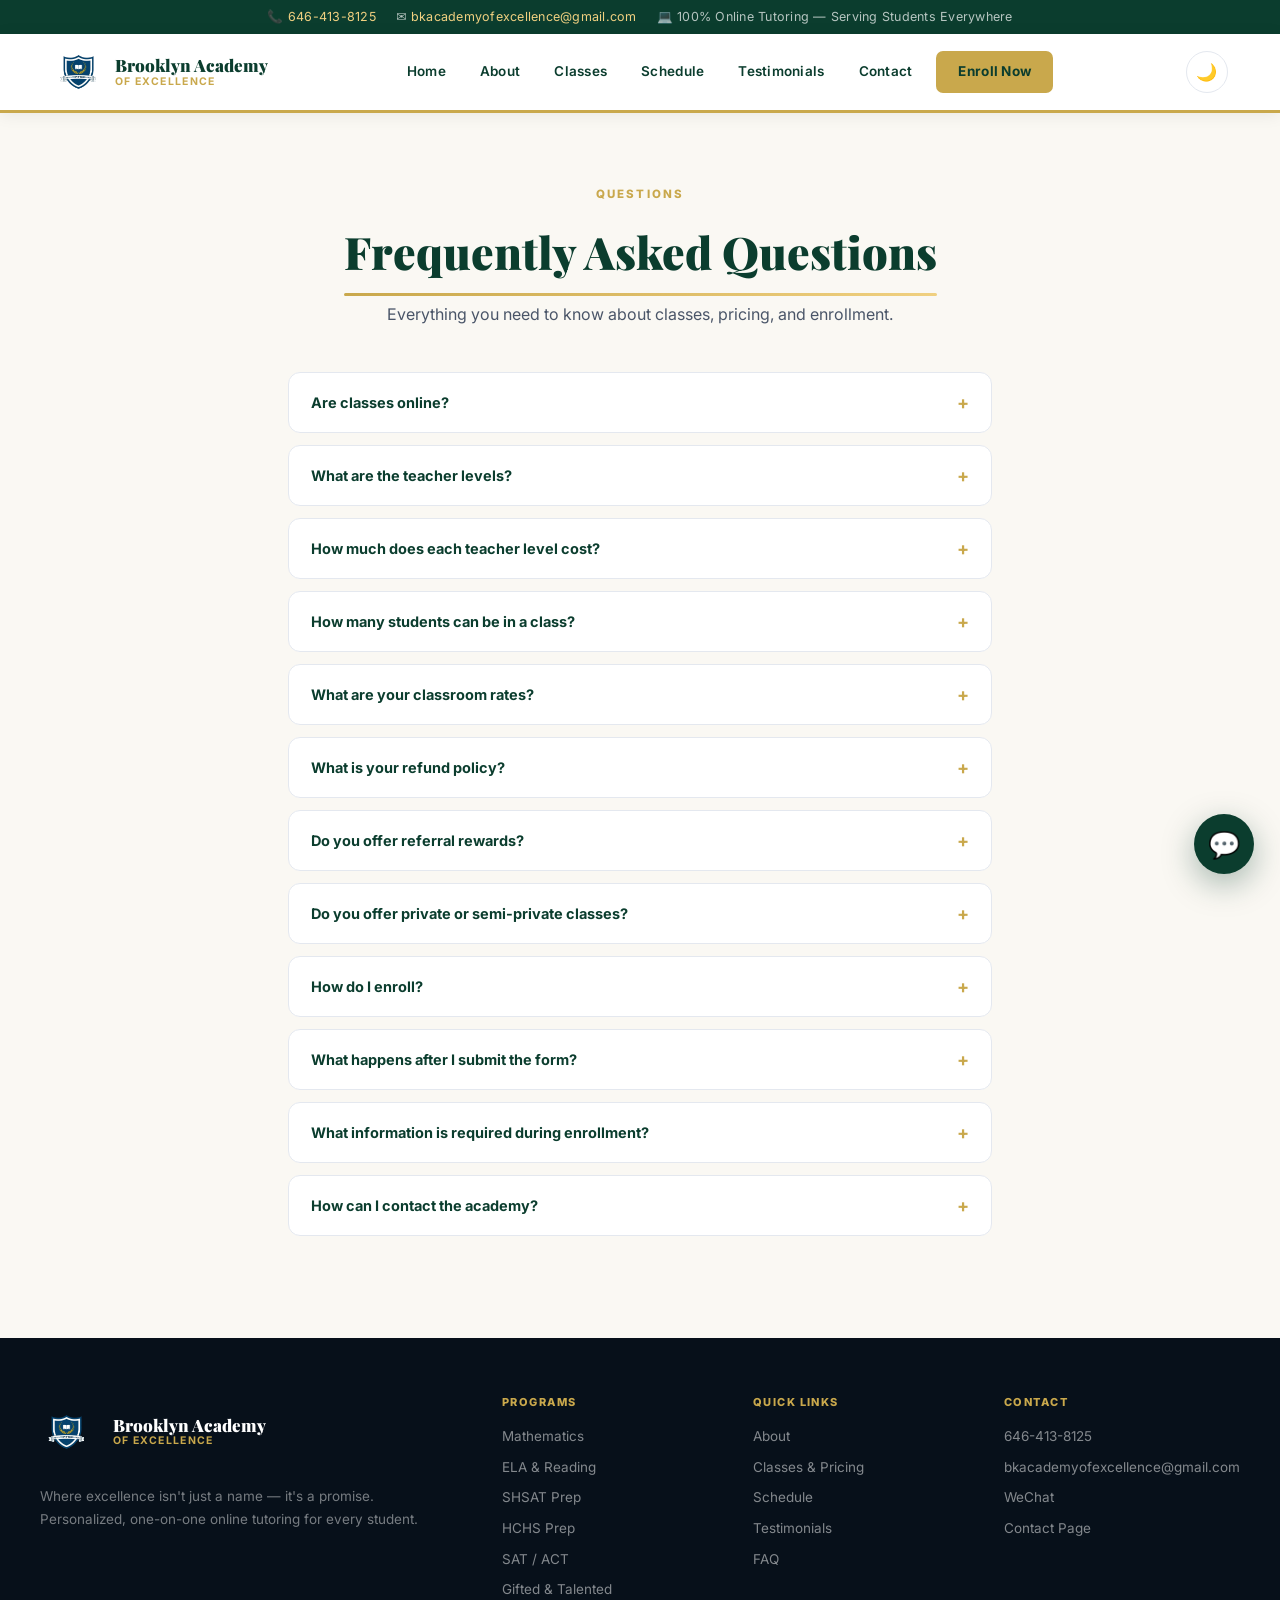
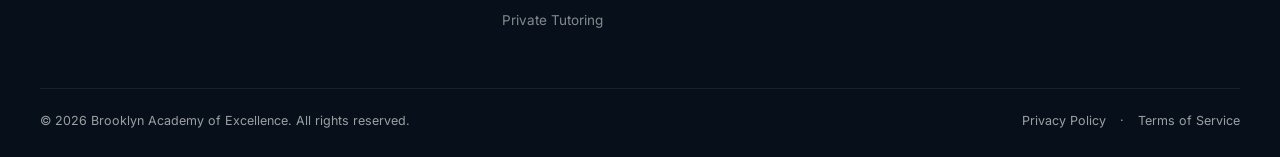
<file: hi/final25/faq.html>
<!DOCTYPE html>
<html lang="en">
<head>
<meta charset="UTF-8"/>
<meta name="viewport" content="width=device-width, initial-scale=1.0"/>
<title>FAQ | Brooklyn Academy of Excellence</title>
<meta name="description" content="Frequently asked questions about Brooklyn Academy of Excellence classes, pricing, payment, and enrollment."/>
<link href="https://fonts.googleapis.com/css2?family=Playfair+Display:ital,wght@0,700;0,900;1,700&family=Inter:wght@300;400;500;600;700&display=swap" rel="stylesheet"/>
<link rel="stylesheet" href="index.css">
<script>
  /* Apply saved theme before paint to avoid flash */
  (function(){
    var saved = localStorage.getItem('bae-theme');
    var theme = saved || (window.matchMedia && window.matchMedia('(prefers-color-scheme: dark)').matches ? 'dark' : 'light');
    document.documentElement.setAttribute('data-theme', theme);
  })();
</script>
</head>
<body>
<div class="preloader" id="preloader">
  <div class="preloader-logo-wrap">
    <div class="preloader-ring"></div>
    <img src="logo-removebg-preview.png" alt="Brooklyn Academy of Excellence">
  </div>
  <div class="preloader-name">Brooklyn <span>Academy</span></div>
  <div class="preloader-bar"></div>
</div>
<div class="scroll-progress" id="scrollProgress"></div>

<!-- ── TOPBAR ── -->
<div class="topbar">
  <div class="topbar-inner">
    <span>📞 <a href="tel:+16464138125">646-413-8125</a></span>
    <span>✉️ <a href="mailto:bkacademyofexcellence@gmail.com">bkacademyofexcellence@gmail.com</a></span>
    <span>💻 100% Online Tutoring — Serving Students Everywhere</span>
  </div>
</div>

<!-- ── NAV ── -->
<nav class="nav" id="mainNav">
  <div class="nav-inner">
    <a class="logo" href="index.html">
      <div class="logo-mark"><img src="logo-removebg-preview.png" alt="Brooklyn Academy of Excellence logo"/></div>
      <div class="logo-text-wrap">
        <span class="logo-name">Brooklyn Academy</span>
        <span class="logo-tag">of Excellence</span>
      </div>
    </a>
    <div class="nav-links">
      <a href="index.html" id="nl-home"                        >Home</a>
      <a href="about.html" id="nl-about"                        >About</a>
      <a href="classes.html" id="nl-classes"                      >Classes</a>
      <a href="schedule.html" id="nl-calendar"                     >Schedule</a>
      <a href="testimonials.html" id="nl-testimonials"                 >Testimonials</a>
      <a href="contact.html" id="nl-contact"                      >Contact</a>
      <a href="classes.html" class="nav-cta"                      >Enroll Now</a>
    </div>
    <button class="theme-toggle" id="themeToggle" onclick="toggleTheme()" aria-label="Toggle dark mode" title="Toggle dark / light mode">🌙</button>
    <button class="ham" id="ham" onclick="toggleMob()" aria-label="Menu">
      <span></span><span></span><span></span>
    </button>
  </div>
</nav>


<!-- ── MOBILE DRAWER ── -->
<div class="mobile-drawer" id="mobDraw">
  <a href="index.html" onclick="toggleMob()">Home</a>
  <a href="about.html" onclick="toggleMob()">About</a>
  <a href="classes.html" onclick="toggleMob()">Classes</a>
  <a href="schedule.html" onclick="toggleMob()">Schedule</a>
  <a href="testimonials.html" onclick="toggleMob()">Testimonials</a>
  <a href="contact.html" onclick="toggleMob()">Contact</a>
  <a href="classes.html" class="mob-cta"  onclick="toggleMob()">Enroll Now</a>
  <button class="mob-theme-toggle" onclick="toggleTheme()">🌙 <span id="mobThemeLabel">Dark Mode</span></button>
</div>
<div class="page" id="page-faq">
  <div class="sec-head sr">
    <span class="eyebrow">Questions</span>
    <h2>Frequently Asked Questions</h2>
    <p>Everything you need to know about classes, pricing, and enrollment.</p>
  </div>
  <div class="faq-wrap" id="faqWrap"></div>
</div>

<!-- ── FOOTER ── -->
<footer>
  <div class="foot-grid">
    <div class="foot-brand">
      <a class="logo" href="index.html" style="display:inline-flex;">
        <div class="logo-mark"><img src="logo-removebg-preview.png" alt="Brooklyn Academy of Excellence logo"/></div>
        <div class="logo-text-wrap" style="margin-left:10px">
          <span class="logo-name" style="color:#fff">Brooklyn Academy</span>
          <span class="logo-tag">of Excellence</span>
        </div>
      </a>
      <p>Where excellence isn't just a name — it's a promise. Personalized, one-on-one online tutoring for every student.</p>
    </div>
    <div class="foot-col">
      <h4>Programs</h4>
      <a href="classes.html">Mathematics</a>
      <a href="classes.html">ELA &amp; Reading</a>
      <a href="classes.html">SHSAT Prep</a>
      <a href="classes.html">HCHS Prep</a>
      <a href="classes.html">SAT / ACT</a>
      <a href="classes.html">Gifted &amp; Talented</a>
      <a href="classes.html">Private Tutoring</a>
    </div>
    <div class="foot-col">
      <h4>Quick Links</h4>
      <a href="about.html">About</a>
      <a href="classes.html">Classes &amp; Pricing</a>
      <a href="schedule.html">Schedule</a>
      <a href="testimonials.html">Testimonials</a>
      <a href="faq.html">FAQ</a>
    </div>
    <div class="foot-col">
      <h4>Contact</h4>
      <a href="tel:+16464138125">646-413-8125</a>
      <a href="mailto:bkacademyofexcellence@gmail.com">bkacademyofexcellence@gmail.com</a>
      <a href="contact.html">WeChat</a>
      <a href="contact.html">Contact Page</a>
    </div>
  </div>
  <div class="foot-bottom">
    <span>© 2026 Brooklyn Academy of Excellence. All rights reserved.</span>
    <span style="display:flex;gap:14px">
      <span style="cursor:pointer" onclick="openLegal('privacy')">Privacy Policy</span> ·
      <span style="cursor:pointer" onclick="openLegal('terms')">Terms of Service</span>
    </span>
  </div>
</footer>

<!-- ══════════════════════════════════════════
     ENROLLMENT MODAL (WIZARD)
══════════════════════════════════════════ -->
<div class="modal-overlay" id="enrollOverlay" onclick="if(event.target===this) closeEnroll()">
  <div class="modal-box">
    <div class="modal-hd">
      <h2 id="modalTitle">Enroll Now</h2>
      <button class="modal-x" onclick="closeEnroll()">✕</button>
    </div>
    <div class="step-dots" id="stepDots">
      <div class="step-dot"></div><div class="step-dot"></div><div class="step-dot"></div><div class="step-dot"></div>
    </div>
    <div class="modal-body" id="modalBody"></div>
    <div class="modal-ft" id="modalFooter"></div>
  </div>
</div>


<!-- ══════════════════════════════════════════
     LEGAL MODAL (Privacy / Terms placeholder)
══════════════════════════════════════════ -->
<div class="modal-overlay" id="legalOverlay" onclick="if(event.target===this) closeLegal()">
  <div class="modal-box" style="max-width:460px">
    <div class="modal-hd">
      <h2 id="legalTitle">Privacy Policy</h2>
      <button class="modal-x" onclick="closeLegal()">✕</button>
    </div>
    <div class="modal-body" style="padding-bottom:24px">
      <p style="color:var(--text-mute);font-size:14px;line-height:1.7">This page is coming soon. For questions about our policies, please <a href="mailto:bkacademyofexcellence@gmail.com" style="color:var(--gold);font-weight:700">email us</a> or call <a href="tel:+16464138125" style="color:var(--gold);font-weight:700">646-413-8125</a>.</p>
    </div>
  </div>
</div>

<!-- ══════════════════════════════════════════
     CHATBOT
══════════════════════════════════════════ -->
<button class="chat-fab" id="chatFab" onclick="toggleChat()" aria-label="Open chat assistant">💬</button>
<div class="chat-window" id="chatWindow">
  <div class="chat-hd">
    <img src="logo-removebg-preview.png" alt="">
    <div class="ch-info">
      <h4>Academy Assistant</h4>
      <p><span class="ch-dot"></span> Online now</p>
    </div>
    <button class="chat-min" onclick="toggleChat()">─</button>
  </div>
  <div class="chat-body" id="chatBody"></div>
  <div class="chat-quick" id="chatQuick"></div>
  <div class="chat-input-row">
    <input type="text" id="chatInput" placeholder="Ask about pricing, seats, enrollment…" onkeydown="if(event.key==='Enter')sendChat()">
    <button class="chat-send" onclick="sendChat()">➤</button>
  </div>
</div>

<!-- ══════════════════════════════════════════
     JAVASCRIPT
══════════════════════════════════════════ -->
<script src="app.js"></script>
</body>
</html>
</file>
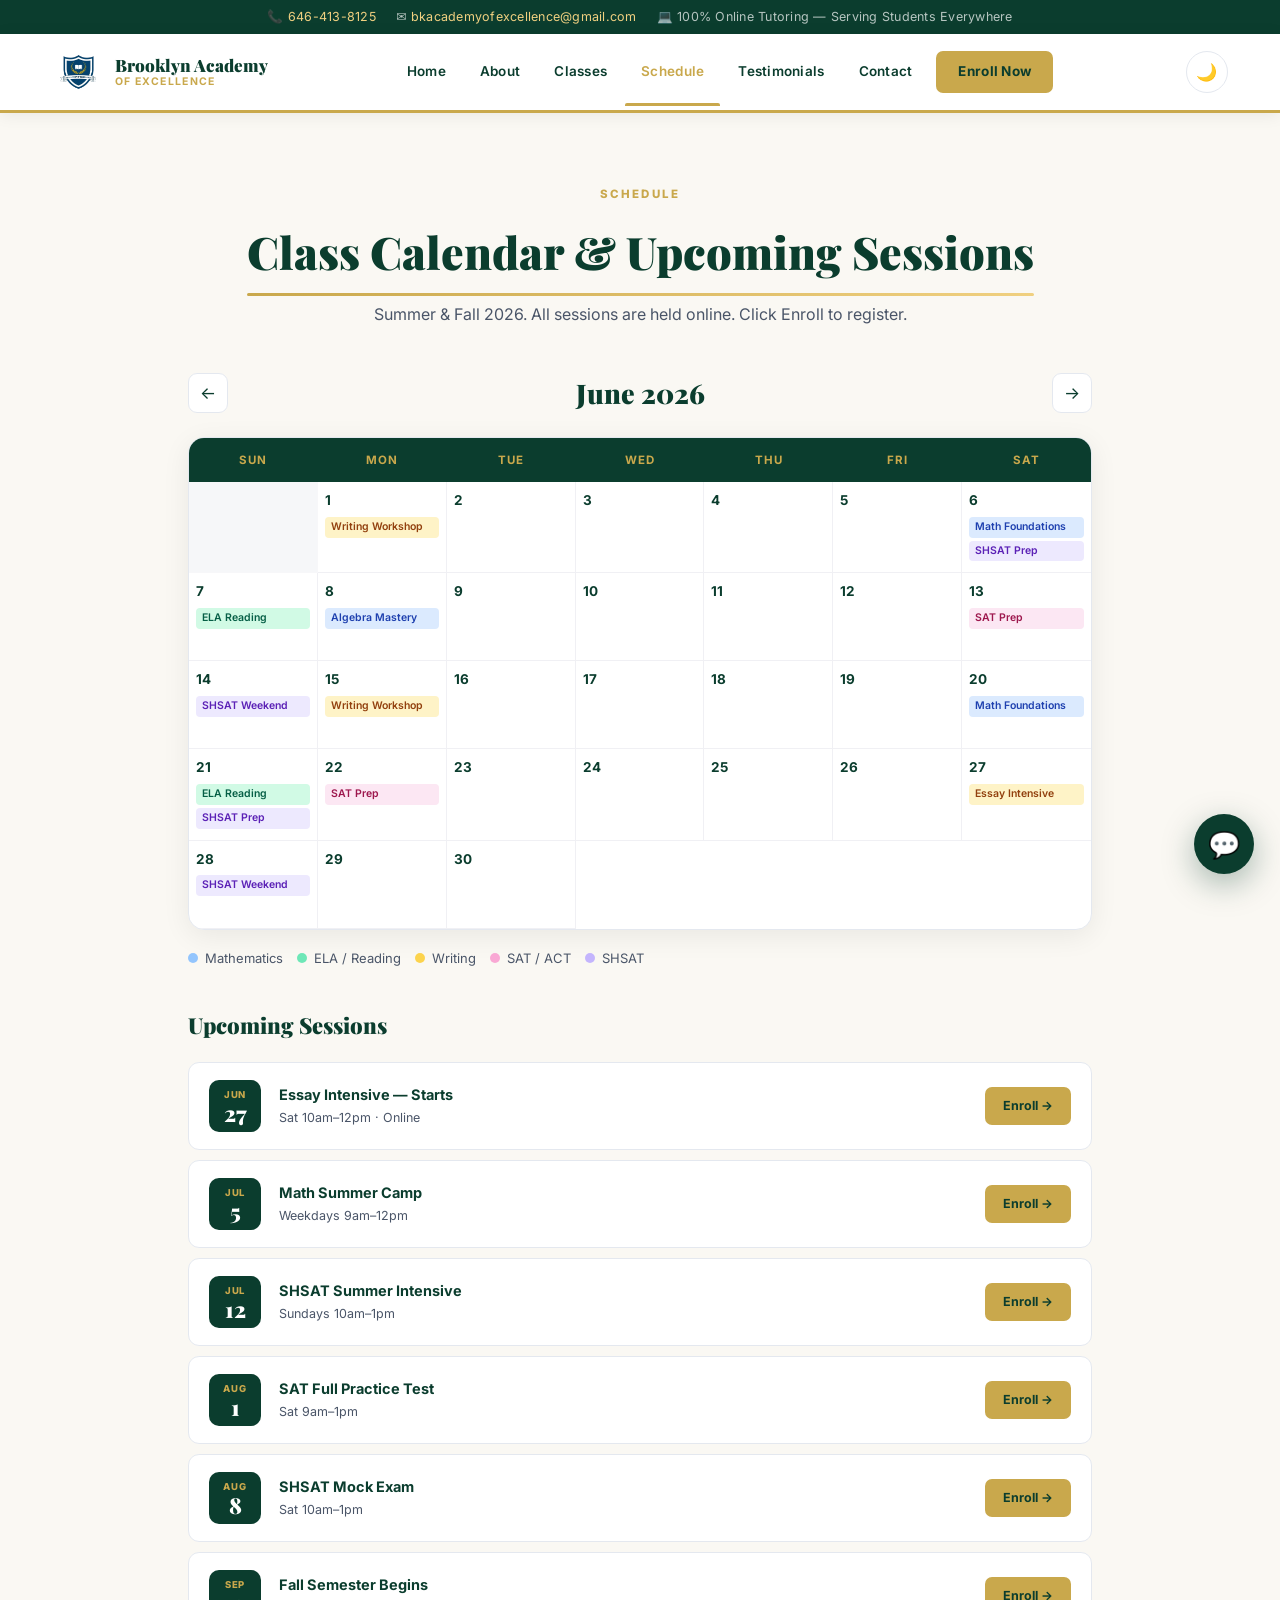
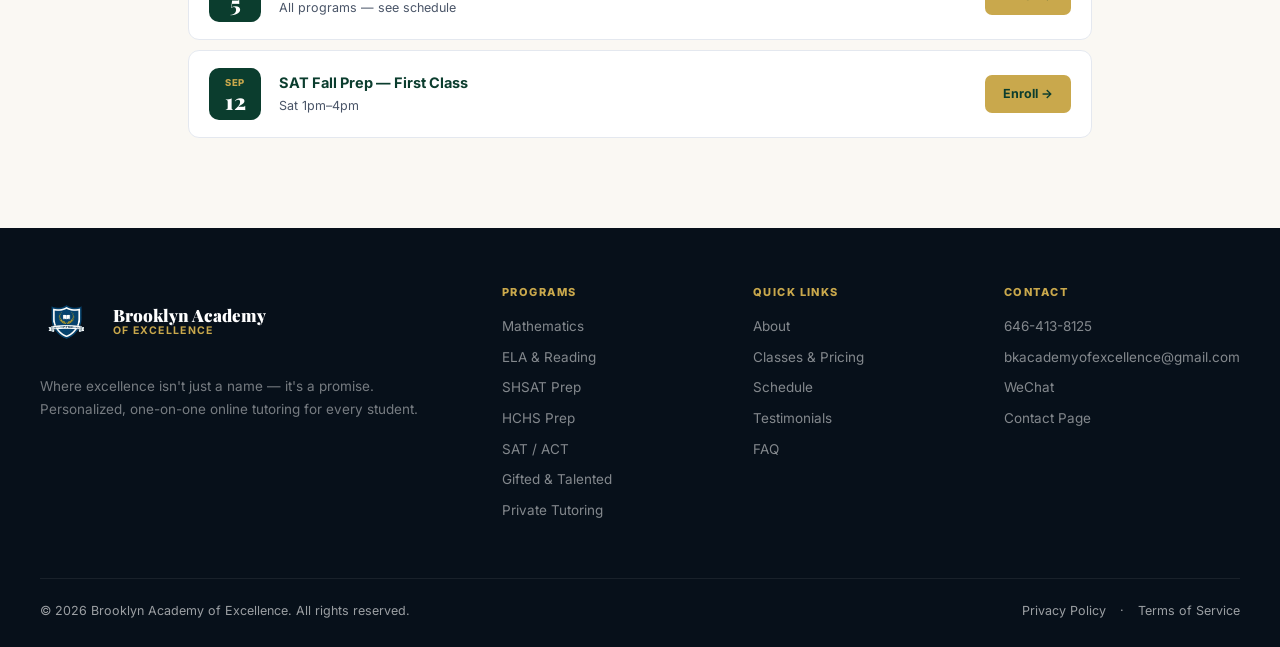
<file: hi/final25/schedule.html>
<!DOCTYPE html>
<html lang="en">
<head>
<meta charset="UTF-8"/>
<meta name="viewport" content="width=device-width, initial-scale=1.0"/>
<title>Class Schedule | Brooklyn Academy of Excellence</title>
<meta name="description" content="View the Brooklyn Academy of Excellence class calendar and upcoming online tutoring sessions."/>
<link href="https://fonts.googleapis.com/css2?family=Playfair+Display:ital,wght@0,700;0,900;1,700&family=Inter:wght@300;400;500;600;700&display=swap" rel="stylesheet"/>
<link rel="stylesheet" href="index.css">
<script>
  /* Apply saved theme before paint to avoid flash */
  (function(){
    var saved = localStorage.getItem('bae-theme');
    var theme = saved || (window.matchMedia && window.matchMedia('(prefers-color-scheme: dark)').matches ? 'dark' : 'light');
    document.documentElement.setAttribute('data-theme', theme);
  })();
</script>
</head>
<body>
<div class="preloader" id="preloader">
  <div class="preloader-logo-wrap">
    <div class="preloader-ring"></div>
    <img src="logo-removebg-preview.png" alt="Brooklyn Academy of Excellence">
  </div>
  <div class="preloader-name">Brooklyn <span>Academy</span></div>
  <div class="preloader-bar"></div>
</div>
<div class="scroll-progress" id="scrollProgress"></div>

<!-- ── TOPBAR ── -->
<div class="topbar">
  <div class="topbar-inner">
    <span>📞 <a href="tel:+16464138125">646-413-8125</a></span>
    <span>✉️ <a href="mailto:bkacademyofexcellence@gmail.com">bkacademyofexcellence@gmail.com</a></span>
    <span>💻 100% Online Tutoring — Serving Students Everywhere</span>
  </div>
</div>

<!-- ── NAV ── -->
<nav class="nav" id="mainNav">
  <div class="nav-inner">
    <a class="logo" href="index.html">
      <div class="logo-mark"><img src="logo-removebg-preview.png" alt="Brooklyn Academy of Excellence logo"/></div>
      <div class="logo-text-wrap">
        <span class="logo-name">Brooklyn Academy</span>
        <span class="logo-tag">of Excellence</span>
      </div>
    </a>
    <div class="nav-links">
      <a href="index.html" id="nl-home"                        >Home</a>
      <a href="about.html" id="nl-about"                        >About</a>
      <a href="classes.html" id="nl-classes"                      >Classes</a>
      <a href="schedule.html" id="nl-calendar" class="active"                     >Schedule</a>
      <a href="testimonials.html" id="nl-testimonials"                 >Testimonials</a>
      <a href="contact.html" id="nl-contact"                      >Contact</a>
      <a href="classes.html" class="nav-cta"                      >Enroll Now</a>
    </div>
    <button class="theme-toggle" id="themeToggle" onclick="toggleTheme()" aria-label="Toggle dark mode" title="Toggle dark / light mode">🌙</button>
    <button class="ham" id="ham" onclick="toggleMob()" aria-label="Menu">
      <span></span><span></span><span></span>
    </button>
  </div>
</nav>


<!-- ── MOBILE DRAWER ── -->
<div class="mobile-drawer" id="mobDraw">
  <a href="index.html" onclick="toggleMob()">Home</a>
  <a href="about.html" onclick="toggleMob()">About</a>
  <a href="classes.html" onclick="toggleMob()">Classes</a>
  <a href="schedule.html" onclick="toggleMob()">Schedule</a>
  <a href="testimonials.html" onclick="toggleMob()">Testimonials</a>
  <a href="contact.html" onclick="toggleMob()">Contact</a>
  <a href="classes.html" class="mob-cta"  onclick="toggleMob()">Enroll Now</a>
  <button class="mob-theme-toggle" onclick="toggleTheme()">🌙 <span id="mobThemeLabel">Dark Mode</span></button>
</div>
<div class="page" id="page-calendar">
  <div class="sec-head sr">
    <span class="eyebrow">Schedule</span>
    <h2>Class Calendar &amp; Upcoming Sessions</h2>
    <p>Summer &amp; Fall 2026. All sessions are held online. Click Enroll to register.</p>
  </div>
  <div class="cal-wrap">
    <div class="cal-nav sr">
      <button class="cal-arrow" onclick="changeMonth(-1)">←</button>
      <h2 id="calTitle"></h2>
      <button class="cal-arrow" onclick="changeMonth(1)">→</button>
    </div>
    <div class="cal-grid sr">
      <div class="cal-weekdays">
        <div class="cal-wd">Sun</div><div class="cal-wd">Mon</div><div class="cal-wd">Tue</div>
        <div class="cal-wd">Wed</div><div class="cal-wd">Thu</div><div class="cal-wd">Fri</div><div class="cal-wd">Sat</div>
      </div>
      <div class="cal-cells" id="calCells"></div>
    </div>
    <div class="cal-legend sr">
      <div class="leg"><div class="leg-dot" style="background:#93C5FD"></div>Mathematics</div>
      <div class="leg"><div class="leg-dot" style="background:#6EE7B7"></div>ELA / Reading</div>
      <div class="leg"><div class="leg-dot" style="background:#FCD34D"></div>Writing</div>
      <div class="leg"><div class="leg-dot" style="background:#F9A8D4"></div>SAT / ACT</div>
      <div class="leg"><div class="leg-dot" style="background:#C4B5FD"></div>SHSAT</div>
    </div>
    <div class="upcoming-section">
      <h3 class="sr">Upcoming Sessions</h3>
      <div id="upcomingList"></div>
    </div>
  </div>
</div>

<!-- ── FOOTER ── -->
<footer>
  <div class="foot-grid">
    <div class="foot-brand">
      <a class="logo" href="index.html" style="display:inline-flex;">
        <div class="logo-mark"><img src="logo-removebg-preview.png" alt="Brooklyn Academy of Excellence logo"/></div>
        <div class="logo-text-wrap" style="margin-left:10px">
          <span class="logo-name" style="color:#fff">Brooklyn Academy</span>
          <span class="logo-tag">of Excellence</span>
        </div>
      </a>
      <p>Where excellence isn't just a name — it's a promise. Personalized, one-on-one online tutoring for every student.</p>
    </div>
    <div class="foot-col">
      <h4>Programs</h4>
      <a href="classes.html">Mathematics</a>
      <a href="classes.html">ELA &amp; Reading</a>
      <a href="classes.html">SHSAT Prep</a>
      <a href="classes.html">HCHS Prep</a>
      <a href="classes.html">SAT / ACT</a>
      <a href="classes.html">Gifted &amp; Talented</a>
      <a href="classes.html">Private Tutoring</a>
    </div>
    <div class="foot-col">
      <h4>Quick Links</h4>
      <a href="about.html">About</a>
      <a href="classes.html">Classes &amp; Pricing</a>
      <a href="schedule.html">Schedule</a>
      <a href="testimonials.html">Testimonials</a>
      <a href="faq.html">FAQ</a>
    </div>
    <div class="foot-col">
      <h4>Contact</h4>
      <a href="tel:+16464138125">646-413-8125</a>
      <a href="mailto:bkacademyofexcellence@gmail.com">bkacademyofexcellence@gmail.com</a>
      <a href="contact.html">WeChat</a>
      <a href="contact.html">Contact Page</a>
    </div>
  </div>
  <div class="foot-bottom">
    <span>© 2026 Brooklyn Academy of Excellence. All rights reserved.</span>
    <span style="display:flex;gap:14px">
      <span style="cursor:pointer" onclick="openLegal('privacy')">Privacy Policy</span> ·
      <span style="cursor:pointer" onclick="openLegal('terms')">Terms of Service</span>
    </span>
  </div>
</footer>

<!-- ══════════════════════════════════════════
     ENROLLMENT MODAL (WIZARD)
══════════════════════════════════════════ -->
<div class="modal-overlay" id="enrollOverlay" onclick="if(event.target===this) closeEnroll()">
  <div class="modal-box">
    <div class="modal-hd">
      <h2 id="modalTitle">Enroll Now</h2>
      <button class="modal-x" onclick="closeEnroll()">✕</button>
    </div>
    <div class="step-dots" id="stepDots">
      <div class="step-dot"></div><div class="step-dot"></div><div class="step-dot"></div><div class="step-dot"></div>
    </div>
    <div class="modal-body" id="modalBody"></div>
    <div class="modal-ft" id="modalFooter"></div>
  </div>
</div>


<!-- ══════════════════════════════════════════
     LEGAL MODAL (Privacy / Terms placeholder)
══════════════════════════════════════════ -->
<div class="modal-overlay" id="legalOverlay" onclick="if(event.target===this) closeLegal()">
  <div class="modal-box" style="max-width:460px">
    <div class="modal-hd">
      <h2 id="legalTitle">Privacy Policy</h2>
      <button class="modal-x" onclick="closeLegal()">✕</button>
    </div>
    <div class="modal-body" style="padding-bottom:24px">
      <p style="color:var(--text-mute);font-size:14px;line-height:1.7">This page is coming soon. For questions about our policies, please <a href="mailto:bkacademyofexcellence@gmail.com" style="color:var(--gold);font-weight:700">email us</a> or call <a href="tel:+16464138125" style="color:var(--gold);font-weight:700">646-413-8125</a>.</p>
    </div>
  </div>
</div>

<!-- ══════════════════════════════════════════
     CHATBOT
══════════════════════════════════════════ -->
<button class="chat-fab" id="chatFab" onclick="toggleChat()" aria-label="Open chat assistant">💬</button>
<div class="chat-window" id="chatWindow">
  <div class="chat-hd">
    <img src="logo-removebg-preview.png" alt="">
    <div class="ch-info">
      <h4>Academy Assistant</h4>
      <p><span class="ch-dot"></span> Online now</p>
    </div>
    <button class="chat-min" onclick="toggleChat()">─</button>
  </div>
  <div class="chat-body" id="chatBody"></div>
  <div class="chat-quick" id="chatQuick"></div>
  <div class="chat-input-row">
    <input type="text" id="chatInput" placeholder="Ask about pricing, seats, enrollment…" onkeydown="if(event.key==='Enter')sendChat()">
    <button class="chat-send" onclick="sendChat()">➤</button>
  </div>
</div>

<!-- ══════════════════════════════════════════
     JAVASCRIPT
══════════════════════════════════════════ -->
<script src="app.js"></script>
</body>
</html>
</file>
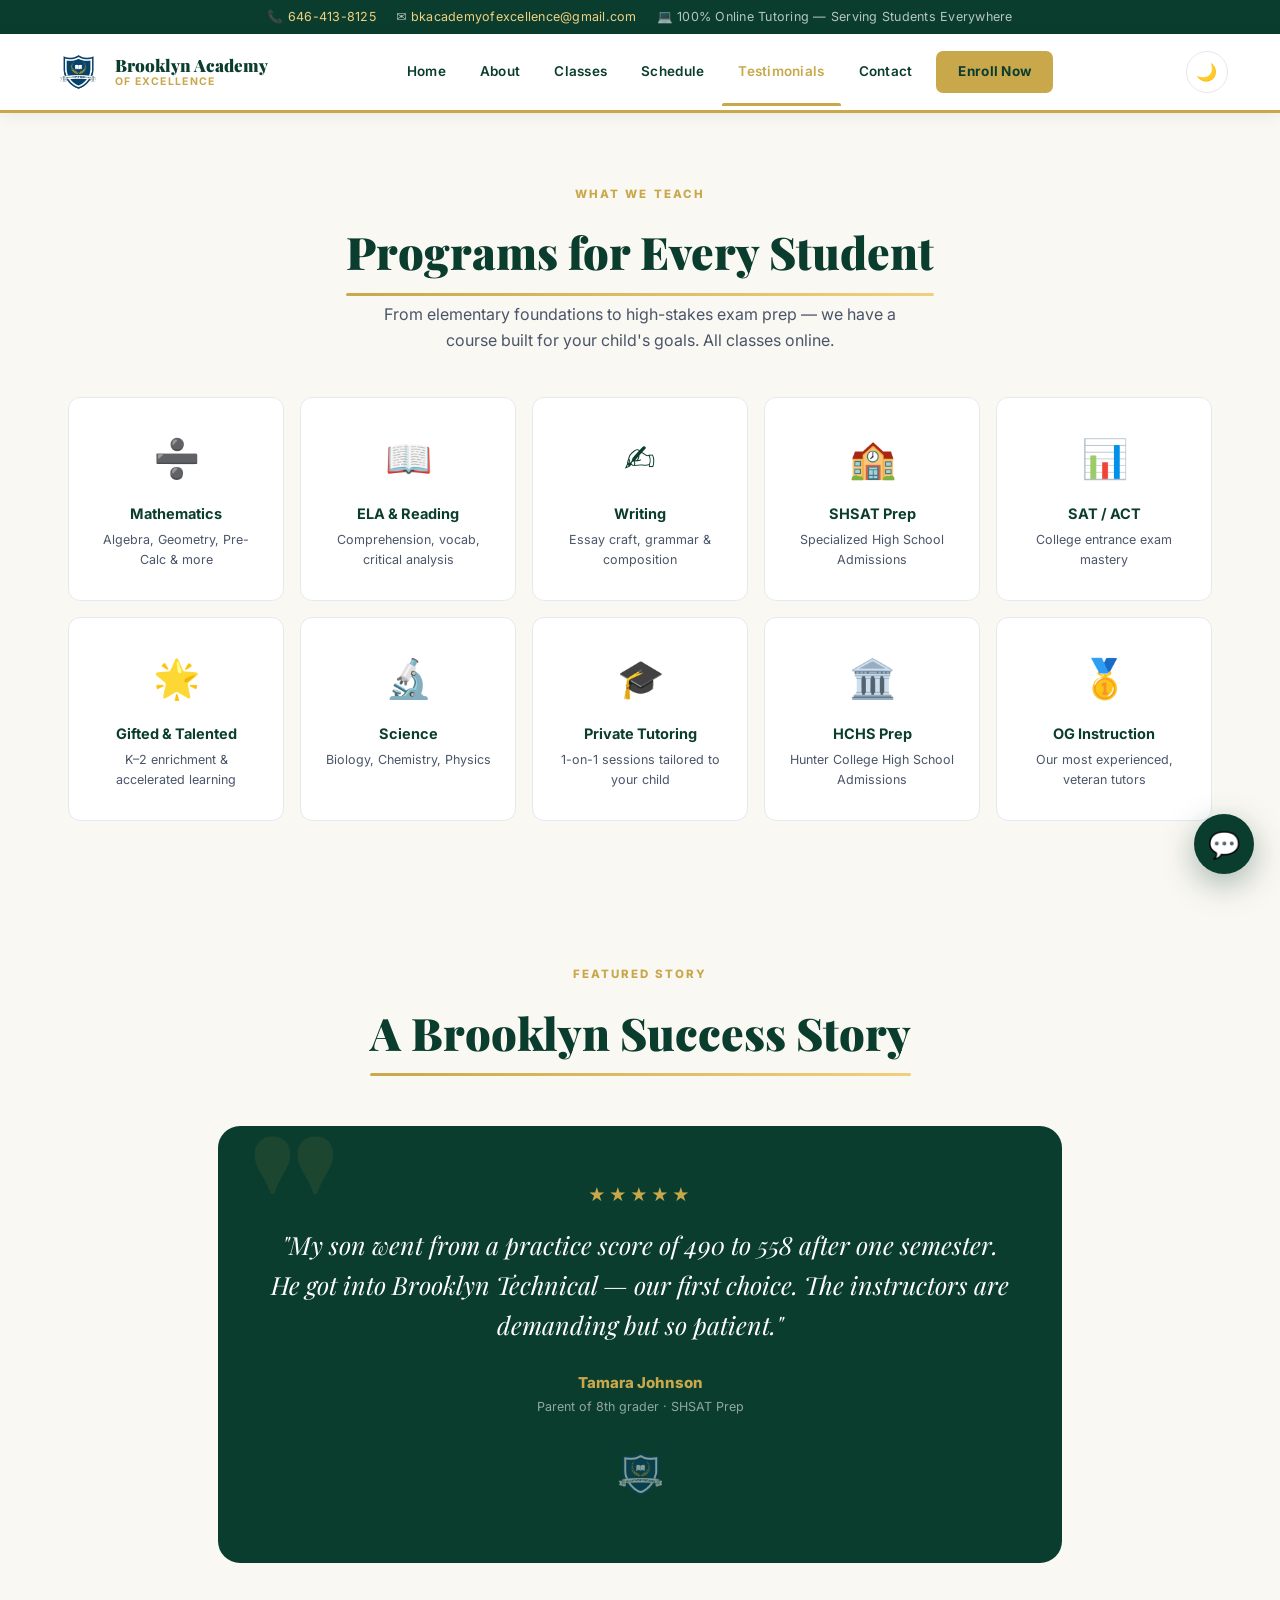
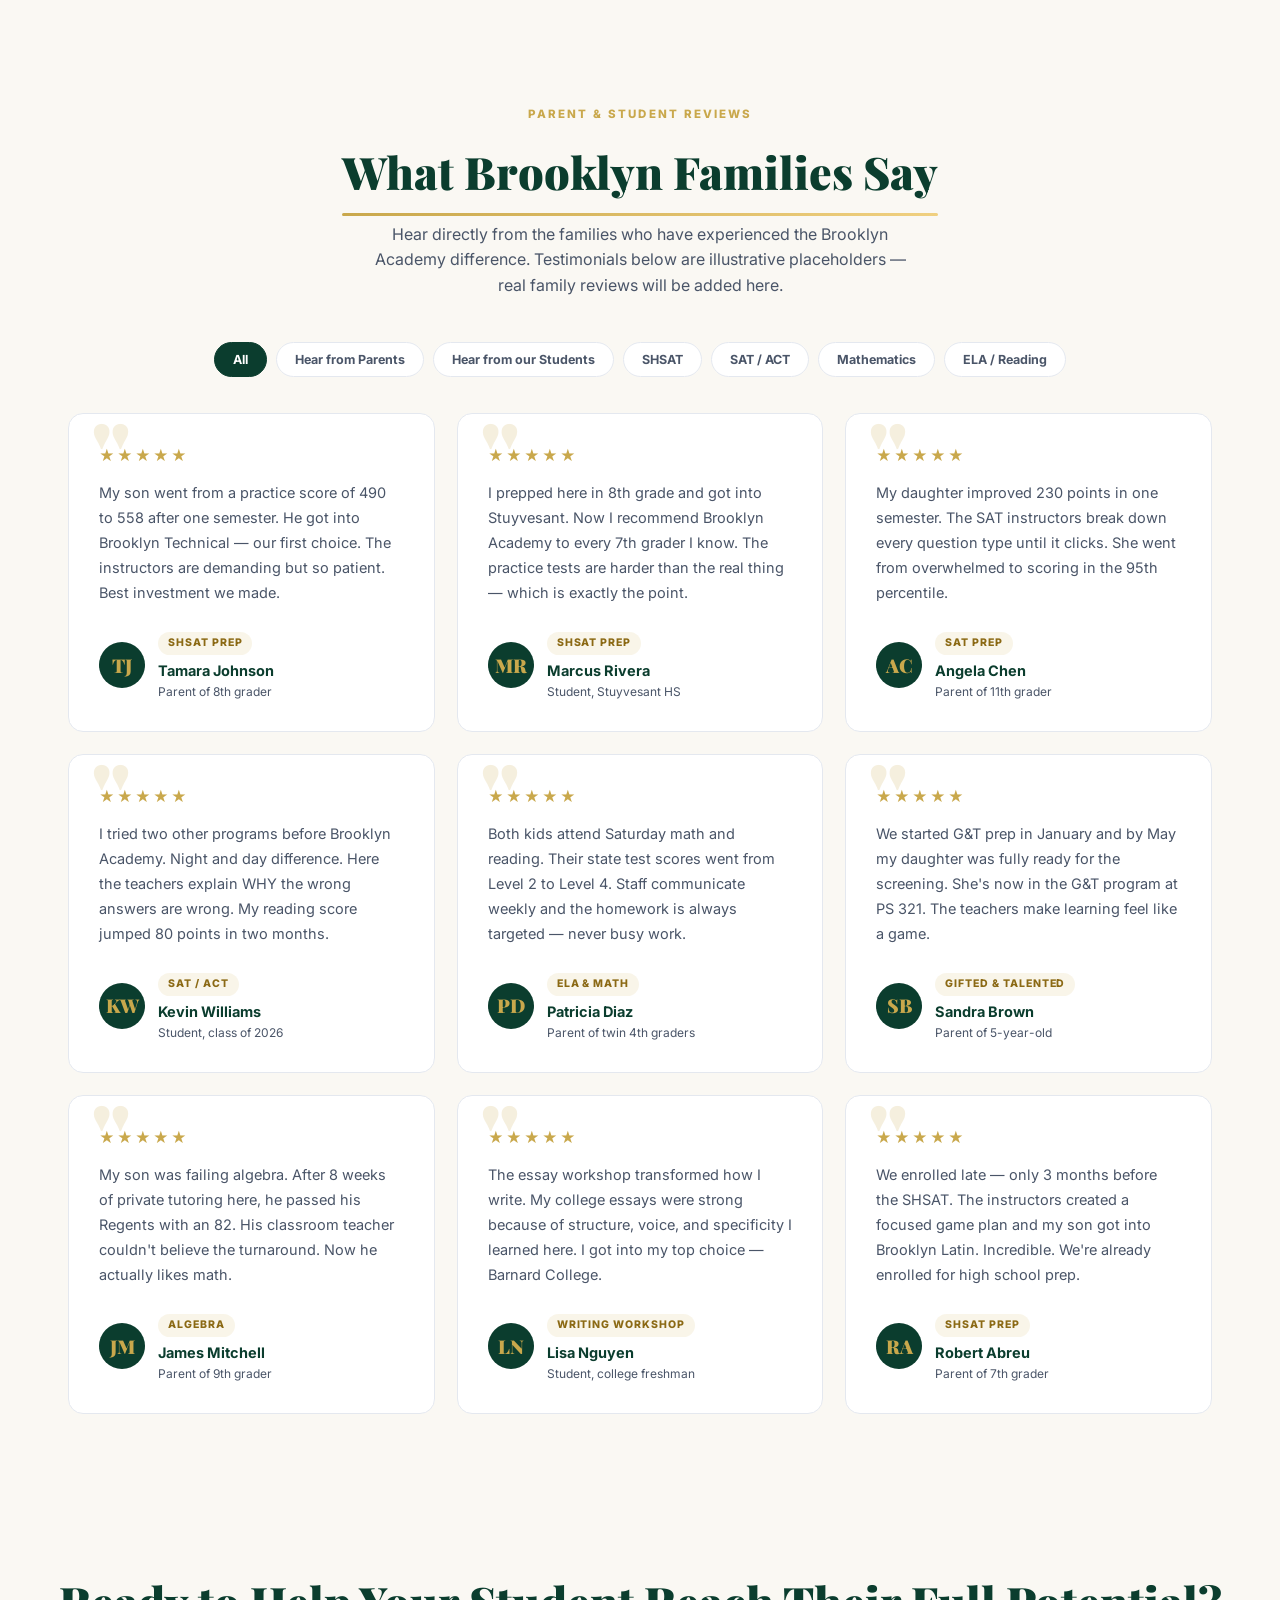
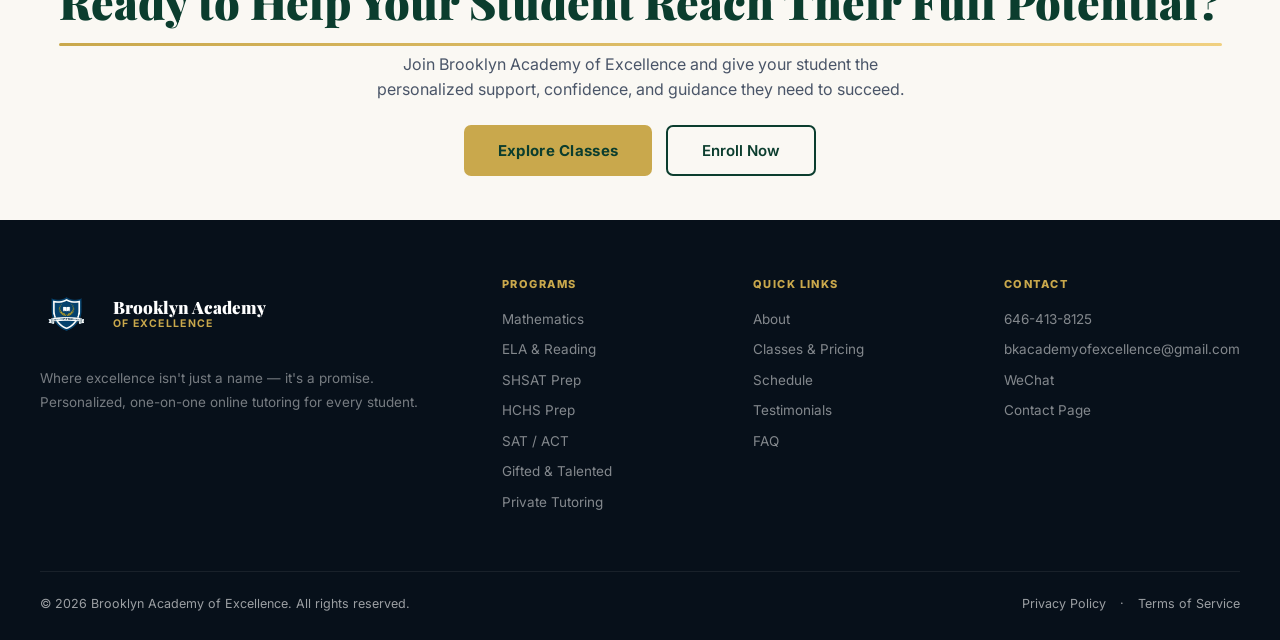
<file: hi/final25/testimonials.html>
<!DOCTYPE html>
<html lang="en">
<head>
<meta charset="UTF-8"/>
<meta name="viewport" content="width=device-width, initial-scale=1.0"/>
<title>Testimonials | Brooklyn Academy of Excellence</title>
<meta name="description" content="Real stories from Brooklyn Academy of Excellence families — SHSAT acceptances, SAT score jumps, and more."/>
<link href="https://fonts.googleapis.com/css2?family=Playfair+Display:ital,wght@0,700;0,900;1,700&family=Inter:wght@300;400;500;600;700&display=swap" rel="stylesheet"/>
<link rel="stylesheet" href="index.css">
<script>
  /* Apply saved theme before paint to avoid flash */
  (function(){
    var saved = localStorage.getItem('bae-theme');
    var theme = saved || (window.matchMedia && window.matchMedia('(prefers-color-scheme: dark)').matches ? 'dark' : 'light');
    document.documentElement.setAttribute('data-theme', theme);
  })();
</script>
</head>
<body>
<div class="preloader" id="preloader">
  <div class="preloader-logo-wrap">
    <div class="preloader-ring"></div>
    <img src="logo-removebg-preview.png" alt="Brooklyn Academy of Excellence">
  </div>
  <div class="preloader-name">Brooklyn <span>Academy</span></div>
  <div class="preloader-bar"></div>
</div>
<div class="scroll-progress" id="scrollProgress"></div>

<!-- ── TOPBAR ── -->
<div class="topbar">
  <div class="topbar-inner">
    <span>📞 <a href="tel:+16464138125">646-413-8125</a></span>
    <span>✉️ <a href="mailto:bkacademyofexcellence@gmail.com">bkacademyofexcellence@gmail.com</a></span>
    <span>💻 100% Online Tutoring — Serving Students Everywhere</span>
  </div>
</div>

<!-- ── NAV ── -->
<nav class="nav" id="mainNav">
  <div class="nav-inner">
    <a class="logo" href="index.html">
      <div class="logo-mark"><img src="logo-removebg-preview.png" alt="Brooklyn Academy of Excellence logo"/></div>
      <div class="logo-text-wrap">
        <span class="logo-name">Brooklyn Academy</span>
        <span class="logo-tag">of Excellence</span>
      </div>
    </a>
    <div class="nav-links">
      <a href="index.html" id="nl-home"                        >Home</a>
      <a href="about.html" id="nl-about"                        >About</a>
      <a href="classes.html" id="nl-classes"                      >Classes</a>
      <a href="schedule.html" id="nl-calendar"                     >Schedule</a>
      <a href="testimonials.html" id="nl-testimonials" class="active"                 >Testimonials</a>
      <a href="contact.html" id="nl-contact"                      >Contact</a>
      <a href="classes.html" class="nav-cta"                      >Enroll Now</a>
    </div>
    <button class="theme-toggle" id="themeToggle" onclick="toggleTheme()" aria-label="Toggle dark mode" title="Toggle dark / light mode">🌙</button>
    <button class="ham" id="ham" onclick="toggleMob()" aria-label="Menu">
      <span></span><span></span><span></span>
    </button>
  </div>
</nav>


<!-- ── MOBILE DRAWER ── -->
<div class="mobile-drawer" id="mobDraw">
  <a href="index.html" onclick="toggleMob()">Home</a>
  <a href="about.html" onclick="toggleMob()">About</a>
  <a href="classes.html" onclick="toggleMob()">Classes</a>
  <a href="schedule.html" onclick="toggleMob()">Schedule</a>
  <a href="testimonials.html" onclick="toggleMob()">Testimonials</a>
  <a href="contact.html" onclick="toggleMob()">Contact</a>
  <a href="classes.html" class="mob-cta"  onclick="toggleMob()">Enroll Now</a>
  <button class="mob-theme-toggle" onclick="toggleTheme()">🌙 <span id="mobThemeLabel">Dark Mode</span></button>
</div>
<div class="page" id="page-testimonials">
<!--
  <div class="results-band">
    <span class="eyebrow sr">Our Track Record</span>
    <h2 class="sr">Real Students. Real Results.</h2>
    <p class="sr">From SHSAT acceptances to SAT score jumps — our students consistently exceed expectations.</p>
    <div class="results-row">
      <div class="res-item sr sr-d1"><span class="res-num" data-count="100" data-suffix="+">0+</span><span class="res-lbl">Students &amp; Families Served</span></div>
      <div class="res-item sr sr-d2"><span class="res-num res-word">Personalized</span><span class="res-lbl">Instruction &amp; Feedback</span></div>
      <div class="res-item sr sr-d3"><span class="res-num res-word">Experienced</span><span class="res-lbl">Educators &amp; Specialists</span></div>
      <div class="res-item sr sr-d4"><span class="res-num res-word">Flexible</span><span class="res-lbl">Online Learning</span></div>
    </div>
  </div>
-->
  <div class="sec-head sr">
    <span class="eyebrow">What We Teach</span>
    <h2>Programs for Every Student</h2>
    <p>From elementary foundations to high-stakes exam prep — we have a course built for your child's goals. All classes online.</p>
  </div>
   <div class="subjects">
    <div class="subj-card sr sr-d1" onclick="location.href='classes.html'"><span class="subj-icon">➗</span><h3>Mathematics</h3><p>Algebra, Geometry, Pre-Calc &amp; more</p></div>
    <div class="subj-card sr sr-d2" onclick="location.href='classes.html'"><span class="subj-icon">📖</span><h3>ELA &amp; Reading</h3><p>Comprehension, vocab, critical analysis</p></div>
    <div class="subj-card sr sr-d3" onclick="location.href='classes.html'"><span class="subj-icon">✍️</span><h3>Writing</h3><p>Essay craft, grammar &amp; composition</p></div>
    <div class="subj-card sr sr-d4" onclick="location.href='classes.html'"><span class="subj-icon">🏫</span><h3>SHSAT Prep</h3><p>Specialized High School Admissions</p></div>
    <div class="subj-card sr sr-d5" onclick="location.href='classes.html'"><span class="subj-icon">📊</span><h3>SAT / ACT</h3><p>College entrance exam mastery</p></div>
    <div class="subj-card sr sr-d6" onclick="location.href='classes.html'"><span class="subj-icon">🌟</span><h3>Gifted &amp; Talented</h3><p>K–2 enrichment &amp; accelerated learning</p></div>
    <div class="subj-card sr sr-d7" onclick="location.href='classes.html'"><span class="subj-icon">🔬</span><h3>Science</h3><p>Biology, Chemistry, Physics</p></div>
    <div class="subj-card sr sr-d8" onclick="location.href='classes.html'"><span class="subj-icon">🎓</span><h3>Private Tutoring</h3><p>1-on-1 sessions tailored to your child</p></div>
    <div class="subj-card sr sr-d9" onclick="location.href='classes.html'"><span class="subj-icon">🏛️</span><h3>HCHS Prep</h3><p>Hunter College High School Admissions</p></div>
    <div class="subj-card sr sr-d10" onclick="location.href='classes.html'"><span class="subj-icon">🥇</span><h3>OG Instruction</h3><p>Our most experienced, veteran tutors</p></div>
  </div>

  <div class="sec-head sr">
    <span class="eyebrow">Featured Story</span>
    <h2>A Brooklyn Success Story</h2>
  </div>
  <div class="featured-testi">
    <div class="ft-box sr">
      <p class="ft-stars">★★★★★</p>
      <p class="ft-quote">"My son went from a practice score of 490 to 558 after one semester. He got into Brooklyn Technical — our first choice. The instructors are demanding but so patient."</p>
      <p class="ft-name">Tamara Johnson</p>
      <p class="ft-role">Parent of 8th grader · SHSAT Prep</p>
      <img class="ft-logo" src="logo-removebg-preview.png" alt="">
    </div>
  </div>

  <div class="sec-head sr">
    <span class="eyebrow">Parent &amp; Student Reviews</span>
    <h2>What Brooklyn Families Say</h2>
    <p>Hear directly from the families who have experienced the Brooklyn Academy difference. Testimonials below are illustrative placeholders — real family reviews will be added here.</p>
  </div>
  <div class="testi-filters" id="testiFilters">
    <button class="tf-btn on" onclick="setTestiFilter('all',this)">All</button>
    <button class="tf-btn" onclick="setTestiFilter('parents',this)">Hear from Parents</button>
    <button class="tf-btn" onclick="setTestiFilter('students',this)">Hear from our Students</button>
    <button class="tf-btn" onclick="setTestiFilter('shsat',this)">SHSAT</button>
    <button class="tf-btn" onclick="setTestiFilter('sat',this)">SAT / ACT</button>
    <button class="tf-btn" onclick="setTestiFilter('math',this)">Mathematics</button>
    <button class="tf-btn" onclick="setTestiFilter('ela',this)">ELA / Reading</button>
  </div>
  <div class="testi-wrap">
    <div class="testi-grid" id="testiGrid"></div>
    <div class="testi-carousel-ctrl">
      <button class="tc-arrow" onclick="testiCarousel(-1)">←</button>
      <div class="tc-dots" id="tcDots"></div>
      <button class="tc-arrow" onclick="testiCarousel(1)">→</button>
    </div>
  </div>

  <div class="sec-head sr">
    <h2>Ready to Help Your Student Reach Their Full Potential?</h2>
    <p>Join Brooklyn Academy of Excellence and give your student the personalized support, confidence, and guidance they need to succeed.</p>
    <div class="hero-btns" style="justify-content:center;margin-top:22px">
      <button class="btn-gold" onclick="location.href='classes.html'">Explore Classes</button>
      <button class="btn-ghost" style="color:var(--navy);border-color:var(--navy)" onclick="location.href='classes.html'">Enroll Now</button>
    </div>
  </div>
</div>

<!-- ── FOOTER ── -->
<footer>
  <div class="foot-grid">
    <div class="foot-brand">
      <a class="logo" href="index.html" style="display:inline-flex;">
        <div class="logo-mark"><img src="logo-removebg-preview.png" alt="Brooklyn Academy of Excellence logo"/></div>
        <div class="logo-text-wrap" style="margin-left:10px">
          <span class="logo-name" style="color:#fff">Brooklyn Academy</span>
          <span class="logo-tag">of Excellence</span>
        </div>
      </a>
      <p>Where excellence isn't just a name — it's a promise. Personalized, one-on-one online tutoring for every student.</p>
    </div>
    <div class="foot-col">
      <h4>Programs</h4>
      <a href="classes.html">Mathematics</a>
      <a href="classes.html">ELA &amp; Reading</a>
      <a href="classes.html">SHSAT Prep</a>
      <a href="classes.html">HCHS Prep</a>
      <a href="classes.html">SAT / ACT</a>
      <a href="classes.html">Gifted &amp; Talented</a>
      <a href="classes.html">Private Tutoring</a>
    </div>
    <div class="foot-col">
      <h4>Quick Links</h4>
      <a href="about.html">About</a>
      <a href="classes.html">Classes &amp; Pricing</a>
      <a href="schedule.html">Schedule</a>
      <a href="testimonials.html">Testimonials</a>
      <a href="faq.html">FAQ</a>
    </div>
    <div class="foot-col">
      <h4>Contact</h4>
      <a href="tel:+16464138125">646-413-8125</a>
      <a href="mailto:bkacademyofexcellence@gmail.com">bkacademyofexcellence@gmail.com</a>
      <a href="contact.html">WeChat</a>
      <a href="contact.html">Contact Page</a>
    </div>
  </div>
  <div class="foot-bottom">
    <span>© 2026 Brooklyn Academy of Excellence. All rights reserved.</span>
    <span style="display:flex;gap:14px">
      <span style="cursor:pointer" onclick="openLegal('privacy')">Privacy Policy</span> ·
      <span style="cursor:pointer" onclick="openLegal('terms')">Terms of Service</span>
    </span>
  </div>
</footer>

<!-- ══════════════════════════════════════════
     ENROLLMENT MODAL (WIZARD)
══════════════════════════════════════════ -->
<div class="modal-overlay" id="enrollOverlay" onclick="if(event.target===this) closeEnroll()">
  <div class="modal-box">
    <div class="modal-hd">
      <h2 id="modalTitle">Enroll Now</h2>
      <button class="modal-x" onclick="closeEnroll()">✕</button>
    </div>
    <div class="step-dots" id="stepDots">
      <div class="step-dot"></div><div class="step-dot"></div><div class="step-dot"></div><div class="step-dot"></div>
    </div>
    <div class="modal-body" id="modalBody"></div>
    <div class="modal-ft" id="modalFooter"></div>
  </div>
</div>


<!-- ══════════════════════════════════════════
     LEGAL MODAL (Privacy / Terms placeholder)
══════════════════════════════════════════ -->
<div class="modal-overlay" id="legalOverlay" onclick="if(event.target===this) closeLegal()">
  <div class="modal-box" style="max-width:460px">
    <div class="modal-hd">
      <h2 id="legalTitle">Privacy Policy</h2>
      <button class="modal-x" onclick="closeLegal()">✕</button>
    </div>
    <div class="modal-body" style="padding-bottom:24px">
      <p style="color:var(--text-mute);font-size:14px;line-height:1.7">This page is coming soon. For questions about our policies, please <a href="mailto:bkacademyofexcellence@gmail.com" style="color:var(--gold);font-weight:700">email us</a> or call <a href="tel:+16464138125" style="color:var(--gold);font-weight:700">646-413-8125</a>.</p>
    </div>
  </div>
</div>

<!-- ══════════════════════════════════════════
     CHATBOT
══════════════════════════════════════════ -->
<button class="chat-fab" id="chatFab" onclick="toggleChat()" aria-label="Open chat assistant">💬</button>
<div class="chat-window" id="chatWindow">
  <div class="chat-hd">
    <img src="logo-removebg-preview.png" alt="">
    <div class="ch-info">
      <h4>Academy Assistant</h4>
      <p><span class="ch-dot"></span> Online now</p>
    </div>
    <button class="chat-min" onclick="toggleChat()">─</button>
  </div>
  <div class="chat-body" id="chatBody"></div>
  <div class="chat-quick" id="chatQuick"></div>
  <div class="chat-input-row">
    <input type="text" id="chatInput" placeholder="Ask about pricing, seats, enrollment…" onkeydown="if(event.key==='Enter')sendChat()">
    <button class="chat-send" onclick="sendChat()">➤</button>
  </div>
</div>

<!-- ══════════════════════════════════════════
     JAVASCRIPT
══════════════════════════════════════════ -->
<script src="app.js"></script>
</body>
</html>
</file>
<file: hi/final25/index.css>
/* ═══════════════════════════════════════════
   TOKENS
═══════════════════════════════════════════ */
:root {
  --navy:       #0B3D2E;
  --navy-mid:   #145C43;
  --gold:       #C9A84C;
  --gold-light: #F0D080;
  --gold-pale:  rgba(201,168,76,0.12);
  --cream:      #FAF8F3;
  --white:      #FFFFFF;
  --slate:      #4A5568;
  --mist:       #EEF0F4;
  --green:      #16A34A;
  --red:        #B91C1C;

  --ease-spring: cubic-bezier(0.34, 1.56, 0.64, 1);
  --ease-out:    cubic-bezier(0.22, 1, 0.36, 1);
  --ease-in-out: cubic-bezier(0.65, 0, 0.35, 1);
  --dur-fast: 150ms;
  --dur-mid:  280ms;
  --dur-slow: 500ms;
}

/* ═══════════════════════════════════════════
   KEYFRAMES
═══════════════════════════════════════════ */
@keyframes fadeUp      { from { opacity:0; transform:translateY(28px); } to { opacity:1; transform:translateY(0); } }
@keyframes fadeDown    { from { opacity:0; transform:translateY(-20px); } to { opacity:1; transform:translateY(0); } }
@keyframes fadeIn      { from { opacity:0; } to { opacity:1; } }
@keyframes scaleIn     { from { opacity:0; transform:scale(0.88); } to { opacity:1; transform:scale(1); } }
@keyframes slideRight  { from { opacity:0; transform:translateX(-32px); } to { opacity:1; transform:translateX(0); } }
@keyframes slideLeft   { from { opacity:0; transform:translateX(32px); } to { opacity:1; transform:translateX(0); } }
@keyframes float       { 0%,100% { transform:translateY(0); } 50% { transform:translateY(-12px); } }
@keyframes goldShimmer { 0% { background-position:200% center; } 100% { background-position:-200% center; } }
@keyframes pulseRing   { 0%,100% { box-shadow:0 0 0 0 rgba(201,168,76,.45); } 60% { box-shadow:0 0 0 10px rgba(201,168,76,0); } }
@keyframes ripple      { to { transform:scale(4); opacity:0; } }
@keyframes spinIn      { from { transform:rotate(-90deg) scale(.7); opacity:0; } to { transform:rotate(0) scale(1); opacity:1; } }
@keyframes calSlide    { from { opacity:0; transform:translateX(24px); } to { opacity:1; transform:translateX(0); } }
@keyframes calSlideBack{ from { opacity:0; transform:translateX(-24px); } to { opacity:1; transform:translateX(0); } }
@keyframes barGrow     { from { transform:scaleX(0); } to { transform:scaleX(1); } }
@keyframes drawLine    { from { transform:scaleX(0); } to { transform:scaleX(1); } }
@keyframes pageIn      { from { opacity:0; transform:translateY(10px) scale(.995); } to { opacity:1; transform:translateY(0) scale(1); } }
@keyframes meshDrift1  { 0%,100% { transform:translate(0,0) scale(1); } 33% { transform:translate(40px,30px) scale(1.15); } 66% { transform:translate(-25px,50px) scale(0.95); } }
@keyframes meshDrift2  { 0%,100% { transform:translate(0,0) scale(1); } 40% { transform:translate(-50px,-25px) scale(1.1); } 75% { transform:translate(30px,-40px) scale(0.92); } }
@keyframes meshDrift3  { 0%,100% { transform:translate(0,0) scale(1); } 50% { transform:translate(35px,-45px) scale(1.2); } }
@keyframes wordIn      { from { opacity:0; transform:translateY(38px) rotateX(35deg); } to { opacity:1; transform:translateY(0) rotateX(0); } }
@keyframes blurUp      { from { opacity:0; transform:translateY(24px); filter:blur(6px); } to { opacity:1; transform:translateY(0); filter:blur(0); } }
@keyframes loaderLogoIn{ 0% { opacity:0; transform:scale(.72); } 60% { opacity:1; transform:scale(1.06); } 100% { opacity:1; transform:scale(1); } }
@keyframes loaderPulse { 0%,100% { transform:scale(1); opacity:.55; } 50% { transform:scale(1.35); opacity:0; } }
@keyframes loaderSlide { 0% { left:-40%; } 100% { left:100%; } }
@keyframes loaderFade  { from { opacity:1; } to { opacity:0; } }

/* ═══════════════════════════════════════════
   RESET + BASE
═══════════════════════════════════════════ */
*, *::before, *::after { margin:0; padding:0; box-sizing:border-box; }
html { scroll-behavior:smooth; -webkit-text-size-adjust:100%; }
body {
  font-family:'Inter', system-ui, sans-serif;
  background:var(--cream);
  color:var(--navy);
  line-height:1.6;
  overflow-x:hidden;
}
@media (prefers-reduced-motion:reduce) {
  *, *::before, *::after { animation-duration:.01ms !important; transition-duration:.01ms !important; }
}
a { text-decoration:none; }
button { font-family:inherit; cursor:pointer; }
img { max-width:100%; display:block; }

/* ═══════════════════════════════════════════
   SCROLL-REVEAL SYSTEM
═══════════════════════════════════════════ */
.sr {
  opacity:0;
  transform:translateY(32px);
  transition: opacity var(--dur-slow) var(--ease-out),
              transform var(--dur-slow) var(--ease-out);
}
.sr.sr-left  { transform:translateX(-32px); }
.sr.sr-right { transform:translateX(32px); }
.sr.sr-scale { transform:scale(.9); }
.sr.in { opacity:1 !important; transform:none !important; }
.sr-d1 { transition-delay:.08s; }
.sr-d2 { transition-delay:.16s; }
.sr-d3 { transition-delay:.24s; }
.sr-d4 { transition-delay:.32s; }
.sr-d5 { transition-delay:.40s; }
.sr-d6 { transition-delay:.48s; }
.sr-d7 { transition-delay:.56s; }
.sr-d8 { transition-delay:.64s; }
.sr-d9 { transition-delay:.72s; }
.sr-d10 { transition-delay:.80s; }

/* ═══════════════════════════════════════════
   TOP BAR
═══════════════════════════════════════════ */
.topbar {
  background:var(--navy);
  color:rgba(255,255,255,.7);
  font-size:12.5px;
  text-align:center;
  padding:7px 16px;
  animation: fadeDown .4s var(--ease-out) both;
  letter-spacing:.02em;
}
.topbar a { color:var(--gold-light); transition:opacity var(--dur-fast); }
.topbar a:hover { opacity:.75; }
.topbar-inner { max-width:1200px; margin:0 auto; display:flex; justify-content:center; align-items:center; gap:20px; flex-wrap:wrap; }

/* ═══════════════════════════════════════════
   NAVIGATION
═══════════════════════════════════════════ */
.nav {
  position:sticky; top:0; z-index:200;
  background:var(--white);
  border-bottom:3px solid var(--gold);
  box-shadow:0 2px 16px rgba(0,0,0,.07);
  animation: fadeDown .5s .1s var(--ease-out) both;
  transition: box-shadow var(--dur-mid);
}
.nav.scrolled { box-shadow:0 4px 32px rgba(0,0,0,.13); }
.nav-inner {
  max-width:1240px; margin:0 auto;
  padding:0 32px;
  display:flex; align-items:center; justify-content:space-between; gap:16px;
}

/* Logo */
.logo { display:flex; align-items:center; gap:11px; padding:12px 0; color:var(--navy); }
.logo:hover .logo-mark { transform:rotate(-6deg) scale(1.08); box-shadow:0 4px 18px rgba(201,168,76,.4); }
.logo-mark {
  width:52px; height:52px; border-radius:0; background:transparent;
  display:flex; align-items:center; justify-content:center; flex-shrink:0;
  transition: transform var(--dur-mid) var(--ease-spring), box-shadow var(--dur-mid);
}
.logo-mark img {
  width:52px; height:52px; object-fit:contain; border-radius:0;
}
.logo-text-wrap { line-height:1.15; }
.logo-name { font-family:'Playfair Display', serif; font-size:17px; font-weight:900; display:block; }
.logo-tag  { font-size:10.5px; font-weight:700; letter-spacing:.13em; text-transform:uppercase; color:var(--gold); display:block; }

/* Desktop links */
.nav-links { display:flex; align-items:center; gap:2px; }
.nav-links a {
  position:relative; padding:20px 16px;
  font-size:13.5px; font-weight:600; letter-spacing:.02em;
  color:var(--navy); display:block;
  transition: color var(--dur-fast);
}
.nav-links a::after {
  content:''; position:absolute; bottom:-3px; left:50%; right:50%;
  height:3px; background:var(--gold); border-radius:2px 2px 0 0;
  transition: left var(--dur-mid) var(--ease-out), right var(--dur-mid) var(--ease-out);
}
.nav-links a:hover, .nav-links a.active { color:var(--gold); }
.nav-links a:hover::after, .nav-links a.active::after { left:0; right:0; }
.nav-cta {
  background:var(--gold); color:var(--navy) !important;
  padding:10px 22px !important; border-radius:7px; font-weight:700 !important;
  transition: background var(--dur-fast), transform var(--dur-fast), box-shadow var(--dur-fast) !important;
  animation: pulseRing 2.8s 1.5s infinite;
  margin-left:6px;
}
.nav-cta::after { display:none !important; }
.nav-cta:hover { background:var(--gold-light) !important; transform:translateY(-2px) !important; box-shadow:0 6px 20px rgba(201,168,76,.45) !important; animation:none !important; }

/* Hamburger */
.ham {
  display:none; flex-direction:column; gap:5px;
  background:none; border:none; padding:6px; cursor:pointer; z-index:201;
}
.ham span {
  display:block; width:24px; height:2px; background:var(--navy); border-radius:2px;
  transition: transform .3s, opacity .3s, background .2s;
}
.ham.open span:nth-child(1) { transform:translateY(7px) rotate(45deg); }
.ham.open span:nth-child(2) { opacity:0; transform:scaleX(0); }
.ham.open span:nth-child(3) { transform:translateY(-7px) rotate(-45deg); }

/* Mobile drawer */
.mobile-drawer {
  display:none; position:fixed; top:0;right:0;bottom:0;left:0; z-index:199;
  background:var(--navy); flex-direction:column; align-items:center; justify-content:center; gap:8px;
  opacity:0; pointer-events:none; transition:opacity .3s;
}
.mobile-drawer.open { opacity:1; pointer-events:all; }
.mobile-drawer a {
  font-family:'Playfair Display', serif; font-size:30px; font-weight:900;
  color:rgba(255,255,255,.85); padding:10px 28px; border-radius:8px;
  transition:color .2s;
}
.mobile-drawer a:hover { color:var(--gold); }
.mobile-drawer .mob-cta {
  margin-top:16px; background:var(--gold); color:var(--navy) !important;
  font-size:20px; font-weight:800; border-radius:9px; padding:13px 36px !important;
}

/* ═══════════════════════════════════════════
   PAGE SYSTEM
═══════════════════════════════════════════ */
.page { display:block; animation: pageIn .5s var(--ease-out) both; }

/* ═══════════════════════════════════════════
   PRELOADER
═══════════════════════════════════════════ */
.preloader {
  position:fixed; inset:0; z-index:10000;
  background:var(--navy);
  display:flex; flex-direction:column; align-items:center; justify-content:center; gap:26px;
  transition:opacity .5s var(--ease-in-out), visibility .5s;
}
.preloader-logo-wrap { position:relative; width:88px; height:88px; display:flex; align-items:center; justify-content:center; }
.preloader-ring {
  position:absolute; inset:0; border-radius:50%;
  background:radial-gradient(circle, rgba(201,168,76,.5), transparent 70%);
  animation:loaderPulse 1.7s ease-out infinite;
}
.preloader-logo-wrap img {
  position:relative; width:72px; height:auto;
  animation:loaderLogoIn .7s var(--ease-spring) both;
  filter:drop-shadow(0 6px 18px rgba(0,0,0,.35));
}
.preloader-name {
  font-family:'Playfair Display', serif; color:var(--white); font-size:15px; font-weight:700;
  letter-spacing:.08em; text-transform:uppercase; opacity:0;
  animation:blurUp .6s .25s var(--ease-out) both;
}
.preloader-name span { color:var(--gold-light); }
.preloader-bar { width:130px; height:3px; border-radius:2px; background:rgba(255,255,255,.12); overflow:hidden; position:relative; }
.preloader-bar::after {
  content:''; position:absolute; top:0; left:-40%; width:40%; height:100%;
  background:linear-gradient(90deg, transparent, var(--gold), transparent);
  animation:loaderSlide 1.1s ease-in-out infinite;
}
.preloader.preloader-hide { opacity:0; visibility:hidden; pointer-events:none; }

/* ═══════════════════════════════════════════
   SCROLL PROGRESS BAR
═══════════════════════════════════════════ */
.scroll-progress {
  position:fixed; top:0; left:0; height:3px; width:0%;
  background:linear-gradient(90deg, var(--gold), var(--gold-light));
  z-index:9999; transition:width 80ms linear;
  box-shadow:0 0 8px rgba(201,168,76,.6);
}

/* ═══════════════════════════════════════════
   CROSS-PAGE TRANSITION (multi-page site)
═══════════════════════════════════════════ */
body.page-exit { animation:pageOut .22s var(--ease-in-out) both; }
@keyframes pageOut { to { opacity:0; transform:translateY(-8px) scale(.99); } }

/* ═══════════════════════════════════════════
   SIGNATURE: SECTION HEADING UNDERLINE DRAW
═══════════════════════════════════════════ */
.sec-head { position:relative; }
.sec-head h2 { position:relative; display:inline-block; }
.sec-head h2::after {
  content:''; position:absolute; left:0; right:0; bottom:-8px; height:3px;
  background:linear-gradient(90deg, var(--gold), var(--gold-light));
  border-radius:2px; transform-origin:left; transform:scaleX(0);
}
.sec-head.sr.in h2::after { animation:drawLine .7s .25s var(--ease-out) both; }

/* ═══════════════════════════════════════════
   HERO
═══════════════════════════════════════════ */
.hero {
  background:var(--navy); color:var(--white);
  padding:100px 32px 110px; text-align:center;
  position:relative; overflow:hidden;
}
/* living gradient mesh backdrop */
.hero-mesh { position:absolute; inset:0; overflow:hidden; pointer-events:none; }
.hero-mesh span {
  position:absolute; border-radius:50%; filter:blur(70px); mix-blend-mode:screen;
}
.hero-mesh span:nth-child(1) { width:520px; height:520px; top:-180px; right:-120px; background:radial-gradient(circle, rgba(201,168,76,.35), transparent 70%); animation:meshDrift1 16s ease-in-out infinite; }
.hero-mesh span:nth-child(2) { width:420px; height:420px; bottom:-160px; left:-100px; background:radial-gradient(circle, rgba(20,92,67,.55), transparent 70%); animation:meshDrift2 19s ease-in-out infinite; }
.hero-mesh span:nth-child(3) { width:300px; height:300px; top:30%; left:38%; background:radial-gradient(circle, rgba(240,208,128,.22), transparent 70%); animation:meshDrift3 13s ease-in-out infinite; }
/* animated glow orbs (kept for extra depth) */
.hero-orb {
  position:absolute; border-radius:50%;
  filter:blur(80px); pointer-events:none; animation:float 7s ease-in-out infinite;
}
.hero-orb-1 { width:500px; height:500px; background:rgba(201,168,76,.1); top:-100px; right:-100px; animation-delay:0s; }
.hero-orb-2 { width:350px; height:350px; background:rgba(201,168,76,.07); bottom:-60px; left:-60px; animation-delay:3.5s; }
/* grid pattern overlay */
.hero::before {
  content:''; position:absolute; top:0;right:0;bottom:0;left:0;
  background-image:linear-gradient(rgba(201,168,76,.04) 1px, transparent 1px), linear-gradient(90deg, rgba(201,168,76,.04) 1px, transparent 1px);
  background-size:40px 40px;
  pointer-events:none;
}
.hero-inner { position:relative; z-index:1; max-width:760px; margin:0 auto; }

.hero-pill {
  display:inline-flex; align-items:center; gap:8px;
  background:rgba(201,168,76,.15); border:1px solid rgba(201,168,76,.4);
  color:var(--gold-light); font-size:12px; font-weight:700;
  letter-spacing:.14em; text-transform:uppercase;
  padding:6px 18px; border-radius:24px; margin-bottom:28px;
  animation: fadeDown .6s .2s var(--ease-out) both;
  transition: background .2s, transform .2s;
}
.hero-pill:hover { background:rgba(201,168,76,.25); transform:scale(1.04); }
.hero-pill-dot { width:6px; height:6px; border-radius:50%; background:var(--gold); animation:pulseRing 1.8s infinite; }

.hero h1 {
  font-family:'Playfair Display', serif;
  font-size:clamp(36px, 6vw, 70px); font-weight:900; line-height:1.08; margin-bottom:22px;
  perspective:600px;
}
.hero h1 .word {
  display:inline-block; opacity:0; animation:wordIn .75s var(--ease-out) both;
}
.hero-accent {
  background:linear-gradient(90deg, var(--gold), var(--gold-light), var(--gold));
  background-size:300% auto;
  -webkit-background-clip:text; -webkit-text-fill-color:transparent; background-clip:text;
  animation: goldShimmer 4s linear infinite, wordIn .75s var(--ease-out) both;
}
.hero-sub {
  font-size:18px; color:rgba(255,255,255,.68); max-width:540px; margin:0 auto 40px;
  animation: blurUp .8s .75s var(--ease-out) both;
}
.hero-btns { display:flex; gap:14px; justify-content:center; flex-wrap:wrap; animation: blurUp .8s .9s var(--ease-out) both; }

.btn-gold {
  background:var(--gold); color:var(--navy);
  padding:14px 34px; border-radius:7px; border:none;
  font-size:15px; font-weight:700; letter-spacing:.02em;
  position:relative; overflow:hidden;
  transition: background var(--dur-fast), transform var(--dur-fast), box-shadow var(--dur-fast);
}
.btn-gold::before { /* ripple host */
  content:''; position:absolute; width:0; height:0;
  background:rgba(255,255,255,.3); border-radius:50%;
  top:50%; left:50%; transform:translate(-50%,-50%);
  transition:none;
}
.btn-gold:active::before { animation:ripple .5s ease-out; width:200px; height:200px; }
.btn-gold:hover { background:var(--gold-light); transform:translateY(-2px); box-shadow:0 8px 24px rgba(201,168,76,.45); }

.btn-ghost {
  background:transparent; color:var(--white); border:2px solid rgba(255,255,255,.3);
  padding:14px 34px; border-radius:7px; font-size:15px; font-weight:600;
  transition: border-color var(--dur-fast), background var(--dur-fast), transform var(--dur-fast);
}
.btn-ghost:hover { border-color:var(--white); background:rgba(255,255,255,.08); transform:translateY(-2px); }

/* ═══════════════════════════════════════════
   STATS TICKER
═══════════════════════════════════════════ */
.stats {
  background:var(--gold);
  display:flex; justify-content:center; flex-wrap:wrap;
}
.stat {
  flex:1 1 160px; padding:22px 32px; text-align:center;
  border-right:1px solid rgba(11,61,46,.18);
  position:relative; overflow:hidden;
  transition: transform var(--dur-mid) var(--ease-spring);
  cursor:default;
}
.stat:last-child { border-right:none; }
.stat::before {
  content:''; position:absolute; top:0;right:0;bottom:0;left:0;
  background:rgba(255,255,255,.18);
  transform:scaleX(0); transform-origin:left;
  transition: transform var(--dur-mid) var(--ease-out);
}
.stat:hover::before { transform:scaleX(1); }
.stat:hover { transform:translateY(-3px); }
.stat-num {
  font-family:'Playfair Display', serif; font-size:38px; font-weight:900;
  color:var(--navy); line-height:1.05; display:block;
  transition: transform var(--dur-mid) var(--ease-spring);
}
.stat-num.stat-word { font-size:24px; }
.stat:hover .stat-num { transform:scale(1.1); }
.stat-label { font-size:11px; font-weight:700; letter-spacing:.09em; text-transform:uppercase; color:var(--navy); opacity:.65; margin-top:4px; display:block; }

/* ═══════════════════════════════════════════
   SECTION HEADER
═══════════════════════════════════════════ */
.sec-head { text-align:center; padding:72px 24px 44px; }
.eyebrow { display:block; font-size:11.5px; font-weight:800; letter-spacing:.18em; text-transform:uppercase; color:var(--gold); margin-bottom:13px; }
.sec-head h2 { font-family:'Playfair Display', serif; font-size:clamp(26px, 3.5vw, 46px); font-weight:900; color:var(--navy); margin-bottom:14px; }
.sec-head p { color:var(--slate); font-size:16px; max-width:540px; margin:0 auto; }

/* ═══════════════════════════════════════════
   SUBJECT CARDS (HOME)
═══════════════════════════════════════════ */
.subjects { max-width:1200px; margin:0 auto; padding:0 28px 72px; display:grid; grid-template-columns:repeat(auto-fill,minmax(190px,1fr)); gap:16px; }
.subj-card {
  background:var(--white); border-radius:12px; padding:30px 22px;
  text-align:center; border:1.5px solid #E4E8EF;
  cursor:pointer; position:relative; overflow:hidden;
  transition: transform var(--dur-mid) var(--ease-spring), box-shadow var(--dur-mid), border-color var(--dur-mid);
}
.subj-card::after {
  content:''; position:absolute; bottom:0; left:0; right:0; height:3px;
  background:linear-gradient(90deg, var(--gold), var(--gold-light));
  transform:scaleX(0); transform-origin:left;
  transition: transform var(--dur-mid) var(--ease-out);
}
.subj-card:hover { transform:translateY(-7px) scale(1.02); box-shadow:0 18px 44px rgba(11,61,46,.13); border-color:var(--gold); }
.subj-card:hover::after { transform:scaleX(1); }
.subj-icon { font-size:38px; display:block; margin-bottom:13px; transition:transform var(--dur-mid) var(--ease-spring); }
.subj-card:hover .subj-icon { transform:scale(1.25) rotate(-6deg); }
.subj-card h3 { font-size:14.5px; font-weight:700; color:var(--navy); margin-bottom:5px; }
.subj-card p { font-size:12.5px; color:var(--slate); }

/* ═══════════════════════════════════════════
   ABOUT SPLIT (HOME)
═══════════════════════════════════════════ */
.about { display:grid; grid-template-columns:1fr 1fr; background:var(--navy); }
.about-text { padding:72px 60px; }
.about-text .eyebrow { color:var(--gold); }
.about-text h2 { font-family:'Playfair Display', serif; font-size:clamp(24px, 2.8vw, 38px); font-weight:900; color:var(--white); margin-bottom:18px; line-height:1.2; }
.about-text p { color:rgba(255,255,255,.68); font-size:15.5px; margin-bottom:14px; }
.about-right {
  background:linear-gradient(135deg,#162334,#0D1B2A);
  display:flex; align-items:center; justify-content:center;
  padding:48px; overflow:hidden; position:relative;
}
.about-badge {
  font-family:'Playfair Display', serif;
  font-size:clamp(110px,12vw,180px); font-weight:900;
  color:rgba(201,168,76,.12); line-height:1; user-select:none;
  animation:float 7s ease-in-out infinite;
  transition:color .4s;
}
.about-right:hover .about-badge { color:rgba(201,168,76,.26); }
.about-sub { position:absolute; bottom:36px; color:var(--gold); font-size:12px; font-weight:700; letter-spacing:.14em; text-transform:uppercase; }

/* ═══════════════════════════════════════════
   CLASSES / SHOP
═══════════════════════════════════════════ */
.shop-wrap { max-width:1200px; margin:0 auto; padding:0 28px 80px; }
.shop-layout { display:grid; grid-template-columns:260px 1fr; gap:30px; align-items:start; }

/* Sidebar */
.sidebar {
  background:var(--white); border-radius:14px; padding:26px;
  border:1.5px solid #E4E8EF; position:sticky; top:74px;
  box-shadow:0 4px 24px rgba(0,0,0,.05);
  transition:box-shadow var(--dur-mid);
}
.sidebar:hover { box-shadow:0 8px 36px rgba(0,0,0,.09); }
.sidebar-title { font-size:12px; font-weight:800; letter-spacing:.12em; text-transform:uppercase; color:var(--slate); margin-bottom:12px; }
.f-btn {
  display:block; width:100%; text-align:left; padding:10px 14px;
  border-radius:8px; border:1.5px solid transparent;
  background:none; font-size:13.5px; font-weight:500; color:var(--navy);
  margin-bottom:3px;
  transition: background var(--dur-fast), border-color var(--dur-fast), padding-left var(--dur-mid) var(--ease-out), transform var(--dur-fast);
}
.f-btn:hover { background:var(--mist); padding-left:20px; }
.f-btn.on { background:rgba(201,168,76,.14); border-color:var(--gold); font-weight:700; padding-left:20px; }
.sidebar-sep { height:1px; background:#E4E8EF; margin:16px 0; }

/* Class cards grid */
.classes-grid { display:grid; grid-template-columns:repeat(auto-fill,minmax(270px,1fr)); gap:20px; }

.cls-card {
  background:var(--white); border-radius:14px; border:1.5px solid #E4E8EF;
  display:flex; flex-direction:column; overflow:hidden; position:relative;
  transition: transform var(--dur-mid) var(--ease-spring), box-shadow var(--dur-mid), border-color var(--dur-mid);
}
.cls-card::before {
  content:''; position:absolute; top:0; left:0; right:0; height:3px;
  background:linear-gradient(90deg, var(--gold), var(--gold-light));
  transform:scaleX(0); transform-origin:left;
  transition:transform var(--dur-mid) var(--ease-out);
}
.cls-card:hover { transform:translateY(-6px); box-shadow:0 20px 52px rgba(11,61,46,.13); border-color:rgba(201,168,76,.45); }
.cls-card:hover::before { transform:scaleX(1); }

.cls-head { padding:20px 20px 0; display:flex; justify-content:space-between; align-items:flex-start; }
.cls-badge {
  font-size:10.5px; font-weight:800; letter-spacing:.09em; text-transform:uppercase;
  padding:4px 11px; border-radius:20px;
  transition:transform var(--dur-fast);
}
.cls-badge.online   { background:rgba(26,107,60,.12); color:var(--green); }
.cls-badge.inperson { background:rgba(11,61,46,.09); color:var(--navy); }
.cls-card:hover .cls-badge { transform:scale(1.06); }
.cls-price { font-family:'Playfair Display', serif; font-size:19px; font-weight:900; color:var(--navy); margin:2px 0 10px; }
.cls-price sup { font-size:13px; vertical-align:top; margin-top:4px; font-family:'Inter', sans-serif; font-weight:600; }
.cls-price sub { font-size:12px; font-family:'Inter', sans-serif; font-weight:400; color:var(--slate); }
.cls-price span { font-size:12px; font-family:'Inter', sans-serif; font-weight:500; color:var(--slate); }

.cls-body { padding:14px 20px 16px; flex:1; }
.cls-body h3 { font-size:15.5px; font-weight:700; color:var(--navy); margin-bottom:7px; }
.cls-body p  { font-size:13px; color:var(--slate); margin-bottom:12px; line-height:1.55; }
.cls-tags { display:flex; flex-wrap:wrap; gap:7px; }
.cls-tag { font-size:11.5px; color:var(--slate); background:var(--mist); padding:3px 9px; border-radius:5px; transition:background var(--dur-fast); }
.cls-card:hover .cls-tag { background:#E5E8EF; }

.cls-foot { padding:0 20px 20px; }
.btn-cart {
  width:100%; background:var(--navy); color:var(--white);
  padding:12px; border-radius:8px; border:none;
  font-size:14px; font-weight:700; letter-spacing:.02em;
  position:relative; overflow:hidden;
  transition: background var(--dur-fast), transform var(--dur-fast), box-shadow var(--dur-fast);
}
.btn-cart::after {
  content:''; position:absolute; top:0;right:0;bottom:0;left:0;
  background:linear-gradient(90deg, transparent, rgba(255,255,255,.13), transparent);
  transform:translateX(-100%);
  transition:transform .4s;
}
.btn-cart:hover { background:var(--navy-mid); transform:translateY(-1px); box-shadow:0 5px 18px rgba(11,61,46,.3); }
.btn-cart:hover::after { transform:translateX(100%); }
.btn-cart.added { background:var(--green); }
.btn-cart.added:hover { background:#145d33; }

/* ═══════════════════════════════════════════
   CART DRAWER
═══════════════════════════════════════════ */
.cart-overlay { position:fixed; top:0;right:0;bottom:0;left:0; background:rgba(0,0,0,0); z-index:300; display:none; transition:background .3s; }
.cart-overlay.open { display:block; background:rgba(0,0,0,.45); }
.cart-panel {
  position:fixed; right:0; top:0; bottom:0; width:420px; max-width:100vw;
  background:var(--white); z-index:301;
  display:flex; flex-direction:column;
  transform:translateX(100%);
  transition:transform .38s var(--ease-out);
  box-shadow:-10px 0 48px rgba(0,0,0,.17);
}
.cart-panel.open { transform:none; }
.cart-hd {
  padding:24px 28px; border-bottom:1.5px solid #E4E8EF;
  display:flex; justify-content:space-between; align-items:center;
}
.cart-hd h2 { font-size:19px; font-weight:800; color:var(--navy); }
.cart-x {
  background:none; border:none; font-size:20px; color:var(--slate);
  width:34px; height:34px; border-radius:50%; display:flex; align-items:center; justify-content:center;
  transition: background var(--dur-fast), color var(--dur-fast), transform var(--dur-fast);
}
.cart-x:hover { background:var(--mist); color:var(--navy); transform:rotate(90deg); }
.cart-body { flex:1; overflow-y:auto; padding:18px 28px; }
.cart-empty { text-align:center; padding:64px 20px; color:var(--slate); }
.cart-empty .ce-icon { font-size:54px; display:block; margin-bottom:14px; opacity:.35; animation:float 3s ease-in-out infinite; }
.cart-item {
  display:flex; gap:13px; align-items:center; padding:15px 0;
  border-bottom:1px solid #F0F0F0;
  animation:slideRight .28s var(--ease-out) both;
}
.ci-icon { width:44px; height:44px; border-radius:9px; background:var(--gold-pale); display:flex; align-items:center; justify-content:center; font-size:21px; flex-shrink:0; transition:transform var(--dur-fast); }
.cart-item:hover .ci-icon { transform:scale(1.1); }
.ci-info { flex:1; min-width:0; }
.ci-info h4 { font-size:13.5px; font-weight:700; color:var(--navy); margin-bottom:2px; white-space:nowrap; overflow:hidden; text-overflow:ellipsis; }
.ci-info p  { font-size:12px; color:var(--slate); }
.ci-price { font-size:15px; font-weight:800; color:var(--navy); flex-shrink:0; }
.ci-rm {
  background:none; border:none; color:var(--slate); font-size:17px;
  width:28px; height:28px; border-radius:50%; display:flex; align-items:center; justify-content:center;
  transition: background var(--dur-fast), color var(--dur-fast);
  flex-shrink:0;
}
.ci-rm:hover { background:#FEE2E2; color:var(--red); }
.cart-ft { padding:22px 28px; border-top:1.5px solid #E4E8EF; }
.cart-total { display:flex; justify-content:space-between; font-size:18px; font-weight:800; color:var(--navy); margin-bottom:16px; }
.btn-checkout {
  width:100%; background:var(--gold); color:var(--navy);
  padding:15px; border-radius:8px; border:none; font-size:15px; font-weight:800;
  transition: background var(--dur-fast), transform var(--dur-fast), box-shadow var(--dur-fast);
}
.btn-checkout:hover { background:var(--gold-light); transform:translateY(-1px); box-shadow:0 6px 22px rgba(201,168,76,.45); }

.cart-fab {
  position:fixed; bottom:28px; right:28px;
  background:var(--navy); color:var(--white); border:none;
  width:58px; height:58px; border-radius:50%; font-size:22px;
  display:none; align-items:center; justify-content:center;
  box-shadow:0 6px 24px rgba(0,0,0,.25); z-index:150;
  transition: transform var(--dur-mid) var(--ease-spring), box-shadow var(--dur-fast);
}
.cart-fab.show { display:flex; animation:scaleIn .35s var(--ease-spring) both; }
.cart-fab:hover { transform:scale(1.12); box-shadow:0 10px 32px rgba(0,0,0,.3); }
.fab-count {
  position:absolute; top:-4px; right:-4px;
  background:var(--gold); color:var(--navy);
  width:22px; height:22px; border-radius:50%;
  font-size:11.5px; font-weight:800;
  display:flex; align-items:center; justify-content:center;
  animation:pulseRing 2s infinite;
}

/* ═══════════════════════════════════════════
   CALENDAR
═══════════════════════════════════════════ */
.cal-wrap { max-width:960px; margin:0 auto; padding:0 28px 80px; }
.cal-nav { display:flex; align-items:center; justify-content:space-between; margin-bottom:22px; }
.cal-nav h2 { font-family:'Playfair Display', serif; font-size:27px; font-weight:900; color:var(--navy); }
.cal-arrow {
  background:var(--white); border:1.5px solid #E4E8EF;
  width:40px; height:40px; border-radius:9px; font-size:17px; color:var(--navy);
  display:flex; align-items:center; justify-content:center;
  transition: background var(--dur-fast), color var(--dur-fast), transform var(--dur-fast), box-shadow var(--dur-fast), border-color var(--dur-fast);
}
.cal-arrow:hover { background:var(--navy); color:var(--gold); transform:scale(1.1); box-shadow:0 4px 14px rgba(11,61,46,.22); border-color:var(--navy); }

.cal-grid { background:var(--white); border-radius:16px; border:1.5px solid #E4E8EF; overflow:hidden; box-shadow:0 6px 28px rgba(0,0,0,.07); }
.cal-weekdays { display:grid; grid-template-columns:repeat(7,1fr); background:var(--navy); }
.cal-wd { padding:13px 6px; text-align:center; font-size:11.5px; font-weight:700; letter-spacing:.1em; text-transform:uppercase; color:var(--gold); }
.cal-cells { display:grid; grid-template-columns:repeat(7,1fr); }
.cal-cell {
  min-height:88px; padding:8px 7px; border-right:1px solid #F0F0F4; border-bottom:1px solid #F0F0F4;
  cursor:pointer; position:relative; overflow:hidden;
  transition:background var(--dur-fast);
}
.cal-cell:nth-child(7n) { border-right:none; }
.cal-cell:hover { background:rgba(201,168,76,.07); }
.cal-cell:hover .cal-day-num { color:var(--gold); }
.cal-cell.empty { background:var(--mist); opacity:.5; pointer-events:none; }
.cal-cell.today { background:rgba(201,168,76,.1); }
.cal-day-num { font-size:13.5px; font-weight:700; color:var(--navy); margin-bottom:5px; transition:color var(--dur-fast); }
.cal-cell.today .cal-day-num {
  background:var(--gold); color:var(--navy);
  width:27px; height:27px; border-radius:50%;
  display:flex; align-items:center; justify-content:center;
  font-size:12px;
}
.cal-ev { font-size:10.5px; font-weight:600; padding:2px 6px; border-radius:4px; margin-bottom:3px; white-space:nowrap; overflow:hidden; text-overflow:ellipsis; transition:transform var(--dur-fast); }
.cal-ev:hover { transform:scale(1.04); }
.ev-math    { background:#DBEAFE; color:#1E40AF; }
.ev-reading { background:#D1FAE5; color:#065F46; }
.ev-writing { background:#FEF3C7; color:#92400E; }
.ev-sat     { background:#FCE7F3; color:#9D174D; }
.ev-shsat   { background:#EDE9FE; color:#5B21B6; }

.cal-legend { display:flex; flex-wrap:wrap; gap:14px; padding:18px 0 0; }
.leg { display:flex; align-items:center; gap:7px; font-size:13px; color:var(--slate); cursor:default; transition:transform var(--dur-fast); }
.leg:hover { transform:scale(1.06); }
.leg-dot { width:10px; height:10px; border-radius:50%; flex-shrink:0; }

.upcoming-section { margin-top:40px; }
.upcoming-section h3 { font-family:'Playfair Display', serif; font-size:22px; font-weight:900; color:var(--navy); margin-bottom:18px; }
.up-item {
  background:var(--white); border-radius:11px; border:1.5px solid #E4E8EF;
  padding:17px 20px; display:flex; gap:18px; align-items:center; margin-bottom:10px;
  transition: transform var(--dur-mid) var(--ease-out), box-shadow var(--dur-mid), border-color var(--dur-mid);
}
.up-item:hover { transform:translateX(6px); box-shadow:0 8px 28px rgba(0,0,0,.09); border-color:rgba(201,168,76,.4); }
.up-date {
  background:var(--navy); color:var(--white);
  width:52px; height:52px; border-radius:10px;
  display:flex; flex-direction:column; align-items:center; justify-content:center; flex-shrink:0;
  transition: background var(--dur-fast), transform var(--dur-fast);
}
.up-item:hover .up-date { background:var(--gold); transform:scale(1.08); }
.up-item:hover .up-date .up-mon, .up-item:hover .up-date .up-day { color:var(--navy); }
.up-mon { font-size:9.5px; font-weight:800; letter-spacing:.08em; text-transform:uppercase; color:var(--gold); }
.up-item:hover .up-mon { color:var(--navy); }
.up-day { font-family:'Playfair Display', serif; font-size:22px; font-weight:900; line-height:1; }
.up-info { flex:1; }
.up-info h4 { font-size:14.5px; font-weight:700; color:var(--navy); margin-bottom:2px; }
.up-info p  { font-size:12.5px; color:var(--slate); }
.btn-enroll {
  background:var(--gold); color:var(--navy);
  padding:9px 18px; border-radius:7px; border:none;
  font-size:12.5px; font-weight:700; white-space:nowrap;
  transition: background var(--dur-fast), transform var(--dur-fast), box-shadow var(--dur-fast);
}
.btn-enroll:hover { background:var(--gold-light); transform:scale(1.06); box-shadow:0 4px 14px rgba(201,168,76,.4); }

/* ═══════════════════════════════════════════
   TESTIMONIALS
═══════════════════════════════════════════ */
.results-band { background:var(--navy); padding:60px 28px; text-align:center; }
.results-band .eyebrow { color:var(--gold); }
.results-band h2 { font-family:'Playfair Display', serif; font-size:clamp(28px,4vw,42px); font-weight:900; color:var(--white); margin-bottom:12px; }
.results-band p { color:rgba(255,255,255,.65); font-size:16px; }
.results-row { display:flex; justify-content:center; gap:40px; flex-wrap:wrap; margin-top:36px; }
.res-item { text-align:center; cursor:default; transition:transform var(--dur-mid) var(--ease-spring); }
.res-item:hover { transform:scale(1.08); }
.res-num {
  font-family:'Playfair Display', serif; font-size:54px; font-weight:900;
  background:linear-gradient(135deg, var(--gold), var(--gold-light));
  -webkit-background-clip:text; -webkit-text-fill-color:transparent; background-clip:text;
  display:block; line-height:1;
}
.res-num.res-word { font-size:30px; }
.res-lbl { font-size:12.5px; color:rgba(255,255,255,.58); letter-spacing:.07em; margin-top:6px; }

.testi-wrap { max-width:1200px; margin:0 auto; padding:0 28px 80px; }
.testi-grid { display:grid; grid-template-columns:repeat(auto-fill,minmax(300px,1fr)); gap:22px; }
.t-card {
  background:var(--white); border-radius:15px; padding:30px;
  border:1.5px solid #E4E8EF; position:relative; cursor:default;
  transition: transform var(--dur-mid) var(--ease-spring), box-shadow var(--dur-mid), border-color var(--dur-mid);
}
.t-card::before {
  content:'"'; font-family:'Playfair Display', serif; font-size:96px; font-weight:900;
  color:var(--gold); opacity:.18; position:absolute; top:-8px; left:22px; line-height:1;
  transition: opacity .3s, transform .3s;
}
.t-card:hover { transform:translateY(-6px); box-shadow:0 20px 52px rgba(0,0,0,.1); border-color:rgba(201,168,76,.35); }
.t-card:hover::before { opacity:.32; transform:scale(1.06); }
.t-stars { color:var(--gold); font-size:15px; margin-bottom:13px; letter-spacing:2px; }
.t-text { font-size:14.5px; color:var(--slate); line-height:1.72; margin-bottom:22px; }
.t-author { display:flex; align-items:center; gap:13px; }
.t-avatar {
  width:46px; height:46px; border-radius:50%; background:var(--navy);
  display:flex; align-items:center; justify-content:center;
  color:var(--gold); font-family:'Playfair Display', serif; font-size:19px; font-weight:900; flex-shrink:0;
  transition: transform var(--dur-mid) var(--ease-spring), box-shadow var(--dur-mid);
}
.t-card:hover .t-avatar { transform:scale(1.12); box-shadow:0 4px 16px rgba(11,61,46,.25); }
.t-name { font-size:14.5px; font-weight:700; color:var(--navy); }
.t-role { font-size:12px; color:var(--slate); }
.t-tag {
  display:inline-block; font-size:10.5px; font-weight:800;
  letter-spacing:.09em; text-transform:uppercase;
  padding:3px 10px; border-radius:20px; background:var(--gold-pale); color:#8B6914;
  margin-bottom:4px; transition:background .2s;
}
.t-card:hover .t-tag { background:rgba(201,168,76,.28); }

/* ═══════════════════════════════════════════
   FOOTER
═══════════════════════════════════════════ */
footer { background:#07101A; color:rgba(255,255,255,.6); padding:56px 28px 26px; }
.foot-grid { max-width:1200px; margin:0 auto; display:grid; grid-template-columns:2fr 1fr 1fr 1fr; gap:40px; margin-bottom:48px; }
.foot-brand p { font-size:13.5px; line-height:1.75; margin:15px 0; color:rgba(255,255,255,.45); }
.foot-col h4 { font-size:11px; font-weight:800; letter-spacing:.13em; text-transform:uppercase; color:var(--gold); margin-bottom:15px; }
.foot-col a {
  display:block; color:rgba(255,255,255,.5); font-size:13.5px; margin-bottom:9px;
  transition: color var(--dur-fast), padding-left var(--dur-mid) var(--ease-out);
}
.foot-col a:hover { color:var(--white); padding-left:7px; }
.foot-socials { display:flex; gap:10px; margin-top:4px; }
.foot-socials a {
  padding:7px 14px; border-radius:7px; border:1.5px solid rgba(255,255,255,.1);
  font-size:13px; margin-bottom:0;
  transition: color var(--dur-fast), border-color var(--dur-fast), background var(--dur-fast), transform var(--dur-fast);
}
.foot-socials a:hover { color:var(--gold); border-color:var(--gold); background:rgba(201,168,76,.1); transform:translateY(-2px); padding-left:14px; }
.foot-bottom { max-width:1200px; margin:0 auto; border-top:1px solid rgba(255,255,255,.07); padding-top:22px; display:flex; justify-content:space-between; flex-wrap:wrap; gap:10px; font-size:12.5px; }

/* ═══════════════════════════════════════════
   RESPONSIVE
═══════════════════════════════════════════ */
@media (max-width:1024px) {
  .foot-grid { grid-template-columns:1fr 1fr 1fr; }
  .foot-brand { grid-column:1/-1; }
}
@media (max-width:860px) {
  .shop-layout { grid-template-columns:1fr; }
  .sidebar { position:static; }
  .about { grid-template-columns:1fr; }
  .about-right { display:none; }
  .about-text { padding:48px 28px; }
}
@media (max-width:768px) {
  .nav-inner { padding:0 16px; }
  .nav-links  { display:none; }
  .ham        { display:flex; }
  .mobile-drawer { display:flex; }

  .hero { padding:64px 20px 76px; }
  .hero-btns { flex-direction:column; align-items:center; }
  .btn-gold, .btn-ghost { width:100%; max-width:300px; }

  .stats .stat { flex:1 1 50%; }
  .stats .stat:nth-child(2) { border-right:none; }
  .stats .stat:nth-child(3) { border-top:1px solid rgba(11,61,46,.18); }

  .sec-head { padding:48px 18px 32px; }
  .subjects { padding:0 14px 48px; grid-template-columns:repeat(auto-fill,minmax(148px,1fr)); }

  .shop-wrap { padding:0 14px 60px; }
  .cal-wrap  { padding:0 14px 60px; }
  .testi-wrap{ padding:0 14px 60px; }

  /* Mobile: hide calendar event text, show dot */
  .cal-cell { min-height:56px; padding:6px 4px; }
  .cal-wd   { padding:10px 2px; font-size:10px; }
  .cal-ev   { display:none; }
  .has-ev::after { content:'●'; position:absolute; bottom:5px; left:50%; transform:translateX(-50%); color:var(--gold); font-size:10px; }

  .up-item { flex-wrap:wrap; }
  .btn-enroll { margin-top:6px; }

  .testi-grid { grid-template-columns:1fr; }
  .results-row { gap:24px; }
  .res-num { font-size:40px; }
  .res-num.res-word { font-size:24px; }

  .foot-grid { grid-template-columns:1fr 1fr; gap:26px; }
  .cart-panel { width:100%; }
  .cart-fab { bottom:18px; right:18px; width:52px; height:52px; font-size:19px; }
}
@media (max-width:480px) {
  .stats .stat { flex:1 1 100%; border-right:none; border-bottom:1px solid rgba(11,61,46,.15); }
  .foot-grid { grid-template-columns:1fr; }
  .foot-bottom { flex-direction:column; text-align:center; align-items:center; }
  .cal-arrow { width:34px; height:34px; font-size:14px; }
  .cal-nav h2 { font-size:20px; }
}
/* ═══════════════════════════════════════════
   DARK MODE — THEME TOGGLE
═══════════════════════════════════════════ */
:root {
  --surface:     #FFFFFF;
  --surface-2:   var(--cream);
  --card-border: #E4E8EF;
  --text-main:   var(--navy);
  --text-mute:   var(--slate);
  --divider:     rgba(11,61,46,.08);
  color-scheme: light;
}
[data-theme="dark"] {
  --surface:     #14212F;
  --surface-2:   #0A121C;
  --card-border: #223247;
  --text-main:   #EEF1F6;
  --text-mute:   #9AA7BA;
  --divider:     rgba(255,255,255,.09);
  --gold:        #D9BB68;
  --gold-light:  #F0D699;
  color-scheme: dark;
}
[data-theme="dark"] body { background:var(--surface-2); color:var(--text-main); }
[data-theme="dark"] .nav { background:var(--surface); border-bottom-color:var(--gold); box-shadow:0 2px 20px rgba(0,0,0,.4); }
[data-theme="dark"] .logo { color:var(--text-main); }
[data-theme="dark"] .nav-links a { color:var(--text-main); }
[data-theme="dark"] .sec-head h2,
[data-theme="dark"] .about-text h2,
[data-theme="dark"] .cart-hd h2,
[data-theme="dark"] .up-info h4,
[data-theme="dark"] .cls-body h3,
[data-theme="dark"] .subj-card h3,
[data-theme="dark"] .t-name,
[data-theme="dark"] .cls-price,
[data-theme="dark"] .ci-info h4,
[data-theme="dark"] .ci-price,
[data-theme="dark"] .cart-total,
[data-theme="dark"] .faq-q,
[data-theme="dark"] .pl-name,
[data-theme="dark"] .form-title,
[data-theme="dark"] .contact-card h3,
[data-theme="dark"] .step-title { color:var(--text-main); }
[data-theme="dark"] .sec-head p,
[data-theme="dark"] .subj-card p,
[data-theme="dark"] .cls-body p,
[data-theme="dark"] .t-text,
[data-theme="dark"] .t-role,
[data-theme="dark"] .up-info p,
[data-theme="dark"] .ci-info p,
[data-theme="dark"] .sidebar-title,
[data-theme="dark"] .cls-tag,
[data-theme="dark"] .cart-empty,
[data-theme="dark"] .pl-desc,
[data-theme="dark"] .step-sub,
[data-theme="dark"] label,
[data-theme="dark"] .contact-card p { color:var(--text-mute); }
[data-theme="dark"] .subj-card,
[data-theme="dark"] .cls-card,
[data-theme="dark"] .sidebar,
[data-theme="dark"] .t-card,
[data-theme="dark"] .cart-panel,
[data-theme="dark"] .pricing-card,
[data-theme="dark"] .modal-box,
[data-theme="dark"] .faq-item,
[data-theme="dark"] .contact-card,
[data-theme="dark"] .chat-window,
[data-theme="dark"] input,
[data-theme="dark"] select,
[data-theme="dark"] textarea { background:var(--surface); border-color:var(--card-border); }
[data-theme="dark"] .cart-hd, [data-theme="dark"] .cart-ft { border-color:var(--card-border); }
[data-theme="dark"] .f-btn { color:var(--text-main); }
[data-theme="dark"] .f-btn:hover { background:rgba(255,255,255,.05); }
[data-theme="dark"] .sidebar-sep, [data-theme="dark"] .cart-item { border-color:var(--card-border); }
[data-theme="dark"] .cls-tag { background:rgba(255,255,255,.06); }
[data-theme="dark"] .cls-badge.inperson { background:rgba(255,255,255,.08); }
[data-theme="dark"] .about-right { background:linear-gradient(135deg,#101c2b,#060c14); }
[data-theme="dark"] input, [data-theme="dark"] select, [data-theme="dark"] textarea { color:var(--text-main); }
[data-theme="dark"] ::placeholder { color:#5C6A7E; }
[data-theme="dark"] .cal-cell { background:var(--surface); border-color:var(--card-border); }
[data-theme="dark"] .cal-grid { background:var(--surface); border-color:var(--card-border); }
[data-theme="dark"] .up-item { background:var(--surface); border-color:var(--card-border); }
[data-theme="dark"] .modal-overlay { background:rgba(0,0,0,.65); }
[data-theme="dark"] .seat-badge.low { background:rgba(185,28,28,.18); }
[data-theme="dark"] .step-dot { background:var(--card-border); }
[data-theme="dark"] .chat-fab { box-shadow:0 8px 28px rgba(0,0,0,.5); }

/* Toggle switch */
.theme-toggle {
  display:flex; align-items:center; justify-content:center;
  width:42px; height:42px; border-radius:50%; border:1.5px solid var(--card-border);
  background:var(--surface); cursor:pointer; margin-left:10px; flex-shrink:0;
  font-size:17px; transition: transform var(--dur-fast), background var(--dur-fast), border-color var(--dur-fast);
}
.theme-toggle:hover { transform:scale(1.08) rotate(-8deg); border-color:var(--gold); }
.mob-theme-toggle {
  margin-top:20px; display:flex; align-items:center; gap:10px;
  color:rgba(255,255,255,.85); font-size:14px; font-weight:600;
  background:rgba(255,255,255,.08); padding:10px 20px; border-radius:30px; border:none;
}

/* ═══════════════════════════════════════════
   ABOUT PAGE
═══════════════════════════════════════════ */
.about-page-hero { background:var(--navy); color:var(--white); padding:76px 28px 66px; text-align:center; }
.about-page-hero .eyebrow { color:var(--gold); }
.about-page-hero h1 { font-family:'Playfair Display', serif; font-size:clamp(30px,4.5vw,50px); font-weight:900; margin:10px 0 0; }
.about-content { max-width:820px; margin:0 auto; padding:64px 28px 40px; }
.about-content p { font-size:16.5px; line-height:1.85; color:var(--text-mute); margin-bottom:22px; }
.about-content p:last-of-type { font-family:'Playfair Display', serif; font-style:italic; font-size:19px; color:var(--text-main); font-weight:700; text-align:center; margin-top:40px; }
.about-values { max-width:1100px; margin:0 auto; padding:20px 28px 90px; display:grid; grid-template-columns:repeat(auto-fill,minmax(220px,1fr)); gap:18px; }
.value-card { background:var(--surface); border:1.5px solid var(--card-border); border-radius:14px; padding:26px 22px; transition:transform var(--dur-mid) var(--ease-spring), box-shadow var(--dur-mid); }
.value-card:hover { transform:translateY(-5px); box-shadow:0 16px 40px rgba(11,61,46,.1); }
.value-card .vi { font-size:30px; display:block; margin-bottom:10px; }
.value-card h4 { color:var(--text-main); font-size:15px; margin-bottom:6px; }
.value-card p { color:var(--text-mute); font-size:13px; margin:0; }

/* ═══════════════════════════════════════════
   PRICING / TEACHER LEVELS
═══════════════════════════════════════════ */
.pricing-wrap { max-width:1100px; margin:0 auto; padding:0 28px 56px; }
.pricing-grid { display:grid; grid-template-columns:repeat(3,1fr); gap:22px; }
.pricing-card {
  background:var(--surface); border:1.5px solid var(--card-border); border-radius:16px;
  padding:32px 26px; position:relative; overflow:hidden; cursor:pointer;
  transition: transform var(--dur-mid) var(--ease-spring), box-shadow var(--dur-mid), border-color var(--dur-mid);
}
.pricing-card:hover { transform:translateY(-6px); box-shadow:0 20px 50px rgba(11,61,46,.14); }
.pricing-card.selected { border-color:var(--gold); box-shadow:0 0 0 3px var(--gold-pale); }
.pricing-card.featured {
  background:var(--navy); color:var(--white); transform:scale(1.045); border-color:var(--gold);
  box-shadow:0 24px 60px rgba(11,61,46,.28); z-index:1;
}
.pricing-card.featured:hover { transform:scale(1.045) translateY(-6px); }
.pl-ribbon {
  position:absolute; top:14px; right:-32px; background:var(--gold); color:var(--navy);
  font-size:10.5px; font-weight:800; letter-spacing:.09em; text-transform:uppercase;
  padding:5px 38px; transform:rotate(38deg);
}
.pl-level { font-size:11px; font-weight:800; letter-spacing:.16em; text-transform:uppercase; color:var(--gold); margin-bottom:8px; display:block; }
.pl-name { font-family:'Playfair Display', serif; font-size:26px; font-weight:900; color:var(--text-main); margin-bottom:4px; }
.pricing-card.featured .pl-name { color:var(--white); }
.pl-price { font-family:'Playfair Display', serif; font-size:40px; font-weight:900; color:var(--text-main); margin:6px 0 4px; }
.pricing-card.featured .pl-price { color:var(--white); }
.pl-price span { font-size:14px; font-weight:500; color:var(--text-mute); }
.pricing-card.featured .pl-price span { color:rgba(255,255,255,.6); }
.pl-desc { font-size:13.5px; color:var(--text-mute); margin-bottom:18px; min-height:38px; }
.pricing-card.featured .pl-desc { color:rgba(255,255,255,.65); }
.pl-features { list-style:none; margin-bottom:22px; }
.pl-features li { font-size:13.5px; padding:7px 0; color:var(--text-main); display:flex; gap:8px; align-items:flex-start; }
.pricing-card.featured .pl-features li { color:rgba(255,255,255,.88); }
.pl-features li::before { content:'✓'; color:var(--gold); font-weight:800; flex-shrink:0; }
.btn-select-level {
  width:100%; padding:12px; border-radius:8px; border:1.5px solid var(--gold); background:transparent;
  color:var(--gold); font-weight:700; font-size:13.5px; transition:background var(--dur-fast), color var(--dur-fast), transform var(--dur-fast);
}
.btn-select-level:hover { background:var(--gold); color:var(--navy); transform:translateY(-2px); }
.pricing-card.featured .btn-select-level { background:var(--gold); color:var(--navy); }
.pricing-card.featured .btn-select-level:hover { background:var(--gold-light); }
.pricing-card.selected .btn-select-level { background:var(--gold); color:var(--navy); }
.pricing-note { text-align:center; font-size:13px; color:var(--text-mute); margin-top:22px; }

/* ═══════════════════════════════════════════
   SEAT AVAILABILITY
═══════════════════════════════════════════ */
.seat-badge {
  display:inline-flex; align-items:center; gap:5px; font-size:11px; font-weight:800;
  letter-spacing:.03em; padding:4px 10px; border-radius:20px; margin-top:8px;
  background:rgba(26,107,60,.12); color:var(--green);
}
.seat-badge.low  { background:rgba(185,28,28,.1); color:var(--red); }
.seat-badge.full { background:rgba(11,61,46,.1); color:var(--slate); }
[data-theme="dark"] .seat-badge.full { background:rgba(255,255,255,.08); color:var(--text-mute); }
.seat-badge .dot { width:6px; height:6px; border-radius:50%; background:currentColor; }

/* ═══════════════════════════════════════════
   ENROLLMENT MODAL (WIZARD)
═══════════════════════════════════════════ */
.modal-overlay {
  position:fixed; top:0;right:0;bottom:0;left:0; background:rgba(0,0,0,0); z-index:400; display:none;
  align-items:flex-start; justify-content:center; overflow-y:auto; padding:40px 16px;
  transition:background .3s;
}
.modal-overlay.open { display:flex; background:rgba(9,15,23,.6); }
.modal-box {
  background:var(--surface); border-radius:18px; width:100%; max-width:640px;
  box-shadow:0 30px 90px rgba(0,0,0,.35); animation:scaleIn .32s var(--ease-spring) both;
  overflow:hidden;
}
.modal-hd { padding:22px 28px; border-bottom:1.5px solid var(--divider); display:flex; justify-content:space-between; align-items:center; }
.modal-hd h2 { font-family:'Playfair Display', serif; font-size:20px; color:var(--text-main); }
.modal-x { background:none; border:none; font-size:19px; color:var(--text-mute); width:32px; height:32px; border-radius:50%; transition:background var(--dur-fast), transform var(--dur-fast); }
.modal-x:hover { background:var(--mist); transform:rotate(90deg); }
[data-theme="dark"] .modal-x:hover { background:rgba(255,255,255,.08); }

.step-dots { display:flex; gap:6px; padding:16px 28px 0; }
.step-dot { flex:1; height:4px; border-radius:3px; background:var(--mist); transition:background var(--dur-mid); }
.step-dot.active, .step-dot.done { background:var(--gold); }

.modal-body { padding:24px 28px 8px; max-height:62vh; overflow-y:auto; }
.step-title { font-size:16px; font-weight:800; color:var(--text-main); margin-bottom:4px; }
.step-sub { font-size:13px; color:var(--text-mute); margin-bottom:20px; }

.enroll-summary {
  background:var(--surface-2); border:1.5px solid var(--divider); border-radius:12px;
  padding:16px 18px; margin-bottom:20px; font-size:13.5px;
}
.enroll-summary .es-row { display:flex; justify-content:space-between; padding:5px 0; color:var(--text-mute); }
.enroll-summary .es-row strong { color:var(--text-main); font-weight:700; }
.enroll-summary .es-total { border-top:1.5px solid var(--divider); margin-top:8px; padding-top:10px; font-size:16px; font-weight:800; color:var(--text-main); }

.level-pick-row { display:grid; grid-template-columns:repeat(3,1fr); gap:10px; margin-bottom:22px; }
.level-pick {
  border:1.5px solid var(--card-border); border-radius:10px; padding:14px 10px; text-align:center;
  cursor:pointer; transition:border-color var(--dur-fast), background var(--dur-fast), transform var(--dur-fast);
}
.level-pick:hover { transform:translateY(-2px); }
.level-pick.on { border-color:var(--gold); background:var(--gold-pale); }
.level-pick .lp-name { font-size:12.5px; font-weight:800; color:var(--text-main); display:block; }
.level-pick .lp-price { font-family:'Playfair Display', serif; font-size:19px; font-weight:900; color:var(--gold); display:block; margin-top:3px; }

.form-grid { display:grid; grid-template-columns:1fr 1fr; gap:14px; margin-bottom:8px; }
.form-grid.full { grid-template-columns:1fr; }
.form-group { margin-bottom:14px; }
.form-group.span2 { grid-column:1/-1; }
.form-group label { display:block; font-size:12.5px; font-weight:700; color:var(--text-mute); margin-bottom:6px; }
.form-group input, .form-group select {
  width:100%; padding:11px 13px; border-radius:8px; border:1.5px solid var(--card-border);
  font-size:14px; font-family:inherit; background:var(--surface); color:var(--text-main);
  transition:border-color var(--dur-fast), box-shadow var(--dur-fast);
}
.form-group input:focus, .form-group select:focus { outline:none; border-color:var(--gold); box-shadow:0 0 0 3px var(--gold-pale); }
.form-group input.err { border-color:var(--red); }
.form-err { color:var(--red); font-size:11.5px; margin-top:5px; display:none; }
.form-group.invalid .form-err { display:block; }
.form-section-title { font-size:11.5px; font-weight:800; letter-spacing:.1em; text-transform:uppercase; color:var(--gold); margin:18px 0 10px; }
.form-section-title:first-child { margin-top:0; }

.pay-methods { display:grid; grid-template-columns:repeat(2,1fr); gap:12px; margin-bottom:18px; }
.pay-method {
  border:1.5px solid var(--card-border); border-radius:12px; padding:18px 16px; text-align:center; cursor:pointer;
  transition:border-color var(--dur-fast), background var(--dur-fast), transform var(--dur-fast);
}
.pay-method:hover { transform:translateY(-2px); }
.pay-method.on { border-color:var(--gold); background:var(--gold-pale); }
.pay-method .pm-icon { font-size:26px; display:block; margin-bottom:8px; }
.pay-method .pm-name { font-size:14px; font-weight:800; color:var(--text-main); }
.pay-method .pm-note { font-size:11.5px; color:var(--text-mute); margin-top:3px; }

.zelle-box { text-align:center; padding:20px; background:var(--surface-2); border-radius:12px; border:1.5px dashed var(--card-border); margin-bottom:16px; }
.zelle-qr {
  width:170px; height:170px; margin:0 auto 14px; border-radius:10px;
  background:repeating-linear-gradient(45deg, var(--mist), var(--mist) 10px, var(--surface) 10px, var(--surface) 20px);
  display:flex; align-items:center; justify-content:center; font-size:12px; color:var(--text-mute);
  border:1.5px solid var(--card-border); text-align:center; padding:10px;
}
.zelle-box p { font-size:13.5px; color:var(--text-mute); }
.zelle-qr-img { width:170px; height:auto; margin:0 auto 14px; border-radius:10px; border:1.5px solid var(--card-border); background:#fff; padding:8px; }
.bank-detail-row { display:flex; justify-content:space-between; gap:10px; font-size:13px; padding:7px 0; border-bottom:1px dashed var(--card-border); text-align:left; }
.bank-detail-row:last-of-type { border-bottom:none; }
.bank-detail-row span { color:var(--text-mute); }
.bank-detail-row strong { color:var(--text-main); font-weight:700; word-break:break-word; text-align:right; }
.pay-confirm-check { display:flex; align-items:flex-start; gap:9px; font-size:12.5px; color:var(--text-mute); margin:4px 0 18px; cursor:pointer; line-height:1.5; }
.pay-confirm-check input { margin-top:3px; width:15px; height:15px; accent-color:var(--gold); flex-shrink:0; cursor:pointer; }

.modal-ft { padding:18px 28px 26px; display:flex; justify-content:space-between; gap:10px; border-top:1.5px solid var(--divider); }
.btn-back { background:none; border:1.5px solid var(--card-border); color:var(--text-main); padding:12px 22px; border-radius:8px; font-weight:700; font-size:13.5px; transition:background var(--dur-fast), transform var(--dur-fast); }
.btn-back:hover { background:var(--surface-2); }
.btn-next { background:var(--navy); color:var(--white); padding:12px 26px; border-radius:8px; font-weight:700; font-size:13.5px; transition:background var(--dur-fast), transform var(--dur-fast); }
.btn-next:hover { background:var(--navy-mid); transform:translateY(-1px); }
.btn-next:disabled { opacity:.5; cursor:not-allowed; transform:none; }

.confirm-box { text-align:center; padding:20px 10px 30px; }
.confirm-icon { font-size:52px; display:block; margin-bottom:16px; animation:scaleIn .5s var(--ease-spring); }
.confirm-box h3 { font-family:'Playfair Display', serif; font-size:22px; color:var(--text-main); margin-bottom:10px; }
.confirm-box p { color:var(--text-mute); font-size:14px; max-width:400px; margin:0 auto; }

/* ═══════════════════════════════════════════
   FAQ
═══════════════════════════════════════════ */
.faq-wrap { max-width:760px; margin:0 auto; padding:0 28px 90px; }
.faq-item { border:1.5px solid var(--card-border); border-radius:12px; margin-bottom:12px; overflow:hidden; background:var(--surface); }
.faq-q {
  width:100%; text-align:left; padding:19px 22px; background:none; border:none;
  display:flex; justify-content:space-between; align-items:center; gap:14px;
  font-size:14.5px; font-weight:700; color:var(--text-main);
}
.faq-q .faq-icon { font-size:18px; color:var(--gold); transition:transform var(--dur-mid) var(--ease-out); flex-shrink:0; }
.faq-item.open .faq-q .faq-icon { transform:rotate(45deg); }
.faq-a { max-height:0; overflow:hidden; transition:max-height var(--dur-mid) var(--ease-out); }
.faq-a-inner { padding:0 22px 20px; font-size:13.5px; color:var(--text-mute); line-height:1.7; }
.faq-item.open .faq-a { max-height:220px; }
.faq-item:hover { border-color:var(--gold); }

/* ═══════════════════════════════════════════
   CONTACT PAGE
═══════════════════════════════════════════ */
.contact-wrap { max-width:1000px; margin:0 auto; padding:0 28px 90px; display:grid; grid-template-columns:repeat(2,1fr); gap:20px; }
.contact-card { background:var(--surface); border:1.5px solid var(--card-border); border-radius:14px; padding:30px 24px; text-align:center; transition:transform var(--dur-mid) var(--ease-spring), box-shadow var(--dur-mid); }
.contact-card:hover { transform:translateY(-5px); box-shadow:0 16px 40px rgba(11,61,46,.1); }
.contact-card .cc-icon { font-size:30px; display:block; margin-bottom:12px; }
.contact-card h3 { font-size:15px; color:var(--text-main); margin-bottom:6px; }
.contact-card p { font-size:13.5px; color:var(--text-mute); }
.contact-card a { color:var(--gold); font-weight:700; }
.wechat-qr-photo { width:120px; height:auto; margin:14px auto 0; border-radius:10px; border:1.5px solid var(--card-border); background:#fff; padding:6px; transition:transform var(--dur-mid) var(--ease-spring); }
.wechat-card:hover .wechat-qr-photo { transform:scale(1.05); }

/* ═══════════════════════════════════════════
   TESTIMONIAL FILTERS + FEATURED
═══════════════════════════════════════════ */
.testi-filters { display:flex; gap:9px; flex-wrap:wrap; justify-content:center; max-width:1100px; margin:0 auto 36px; padding:0 20px; }
.tf-btn {
  padding:9px 18px; border-radius:24px; border:1.5px solid var(--card-border); background:var(--surface);
  font-size:12.5px; font-weight:700; color:var(--text-mute);
  transition:background var(--dur-fast), color var(--dur-fast), border-color var(--dur-fast), transform var(--dur-fast);
}
.tf-btn:hover { transform:translateY(-2px); border-color:var(--gold); }
.tf-btn.on { background:var(--navy); color:var(--white); border-color:var(--navy); }

.featured-testi { max-width:900px; margin:0 auto 70px; padding:0 28px; }
.ft-box {
  background:var(--navy); border-radius:22px; padding:56px 48px; position:relative; overflow:hidden; text-align:center;
}
.ft-box::before {
  content:'"'; position:absolute; top:-30px; left:30px; font-family:'Playfair Display', serif;
  font-size:220px; font-weight:900; color:rgba(201,168,76,.09); line-height:1;
}
.ft-quote { position:relative; font-family:'Playfair Display', serif; font-size:clamp(18px,2.4vw,25px); font-style:italic; color:var(--white); line-height:1.6; margin-bottom:26px; }
.ft-stars { color:var(--gold); font-size:17px; margin-bottom:16px; letter-spacing:3px; }
.ft-name { font-size:15px; font-weight:800; color:var(--gold); }
.ft-role { font-size:12.5px; color:rgba(255,255,255,.55); margin-top:2px; }
.ft-logo { width:44px; opacity:.5; margin:24px auto 0; }

/* Mobile testimonial carousel */
.testi-carousel-ctrl { display:none; justify-content:center; align-items:center; gap:16px; margin-top:20px; }
.tc-arrow { width:38px; height:38px; border-radius:50%; border:1.5px solid var(--card-border); background:var(--surface); color:var(--text-main); font-size:15px; transition:background var(--dur-fast), transform var(--dur-fast); }
.tc-arrow:hover { background:var(--gold); color:var(--navy); border-color:var(--gold); }
.tc-dots { display:flex; gap:6px; }
.tc-dot { width:7px; height:7px; border-radius:50%; background:var(--card-border); transition:background var(--dur-fast), transform var(--dur-fast); }
.tc-dot.on { background:var(--gold); transform:scale(1.3); }

/* ═══════════════════════════════════════════
   CHATBOT
═══════════════════════════════════════════ */
.chat-fab {
  position:fixed; bottom:26px; right:26px; z-index:350;
  width:60px; height:60px; border-radius:50%; background:var(--navy); color:var(--gold);
  border:none; font-size:26px; box-shadow:0 10px 32px rgba(11,61,46,.35);
  display:flex; align-items:center; justify-content:center;
  transition:transform var(--dur-mid) var(--ease-spring), box-shadow var(--dur-mid);
  animation:pulseRing 3.4s 2s infinite;
}
.chat-fab:hover { transform:scale(1.08) rotate(-6deg); }
.chat-window {
  position:fixed; bottom:98px; right:26px; z-index:351;
  width:360px; max-width:calc(100vw - 32px); height:480px; max-height:calc(100vh - 140px);
  background:var(--surface); border-radius:18px; box-shadow:0 24px 70px rgba(0,0,0,.28);
  display:flex; flex-direction:column; overflow:hidden;
  transform:scale(.9) translateY(16px); opacity:0; pointer-events:none;
  transition:transform .28s var(--ease-spring), opacity .22s;
  border:1.5px solid var(--card-border);
}
.chat-window.open { transform:scale(1) translateY(0); opacity:1; pointer-events:all; }
.chat-hd { background:var(--navy); color:var(--white); padding:16px 18px; display:flex; align-items:center; gap:11px; }
.chat-hd img { width:34px; height:34px; object-fit:contain; }
.chat-hd .ch-info h4 { font-size:14px; font-weight:800; }
.chat-hd .ch-info p { font-size:11px; color:var(--gold); display:flex; align-items:center; gap:5px; }
.chat-hd .ch-dot { width:6px; height:6px; border-radius:50%; background:#4ADE80; display:inline-block; }
.chat-min { margin-left:auto; background:none; border:none; color:rgba(255,255,255,.7); font-size:17px; width:28px; height:28px; border-radius:50%; transition:background .2s; }
.chat-min:hover { background:rgba(255,255,255,.12); }
.chat-body { flex:1; overflow-y:auto; padding:16px; display:flex; flex-direction:column; gap:10px; }
.chat-msg { max-width:82%; padding:10px 14px; border-radius:14px; font-size:13px; line-height:1.5; animation:fadeUp .25s var(--ease-out) both; }
.chat-msg.bot { background:var(--surface-2); color:var(--text-main); border-bottom-left-radius:4px; align-self:flex-start; }
.chat-msg.user { background:var(--navy); color:var(--white); border-bottom-right-radius:4px; align-self:flex-end; }
.chat-typing { display:flex; gap:4px; padding:12px 14px; background:var(--surface-2); border-radius:14px; border-bottom-left-radius:4px; align-self:flex-start; width:fit-content; }
.chat-typing span { width:6px; height:6px; border-radius:50%; background:var(--text-mute); animation:typingBounce 1.2s infinite; }
.chat-typing span:nth-child(2) { animation-delay:.15s; }
.chat-typing span:nth-child(3) { animation-delay:.3s; }
@keyframes typingBounce { 0%,60%,100% { transform:translateY(0); opacity:.4; } 30% { transform:translateY(-5px); opacity:1; } }
.chat-quick { display:flex; flex-wrap:wrap; gap:6px; padding:0 16px 12px; }
.chat-quick button { font-size:11.5px; padding:6px 12px; border-radius:20px; border:1.5px solid var(--card-border); background:var(--surface); color:var(--text-main); transition:background var(--dur-fast), border-color var(--dur-fast); }
.chat-quick button:hover { border-color:var(--gold); background:var(--gold-pale); }
.chat-input-row { display:flex; gap:8px; padding:12px 14px; border-top:1.5px solid var(--divider); }
.chat-input-row input { flex:1; border:1.5px solid var(--card-border); border-radius:22px; padding:10px 16px; font-size:13px; background:var(--surface-2); color:var(--text-main); }
.chat-input-row input:focus { outline:none; border-color:var(--gold); }
.chat-send { width:38px; height:38px; border-radius:50%; background:var(--gold); color:var(--navy); border:none; font-size:15px; flex-shrink:0; transition:transform var(--dur-fast); }
.chat-send:hover { transform:scale(1.08); }

/* ═══════════════════════════════════════════
   RESPONSIVE ADDITIONS
═══════════════════════════════════════════ */
@media (max-width:860px) {
  .pricing-grid { grid-template-columns:1fr; }
  .pricing-card.featured { transform:none; }
  .pricing-card.featured:hover { transform:translateY(-6px); }
  .contact-wrap { grid-template-columns:1fr; }
}
@media (max-width:768px) {
  .form-grid { grid-template-columns:1fr; }
  .level-pick-row { grid-template-columns:1fr; }
  .pay-methods { grid-template-columns:1fr 1fr; }
  .ft-box { padding:40px 24px; }
  .chat-window { right:14px; bottom:88px; width:calc(100vw - 28px); }
  .chat-fab { right:16px; bottom:16px; }
  .about-content { padding:44px 20px 20px; }
  .about-values { padding:10px 20px 60px; }
}
@media (max-width:640px) {
  .testi-grid { display:flex; overflow-x:auto; scroll-snap-type:x mandatory; gap:16px; padding-bottom:6px; -webkit-overflow-scrolling:touch; scrollbar-width:none; }
  .testi-grid::-webkit-scrollbar { display:none; }
  .testi-grid .t-card { min-width:86%; scroll-snap-align:center; }
  .testi-carousel-ctrl { display:flex; }
}

/* About page home-teaser logo */
.about-badge-logo { display:flex; align-items:center; justify-content:center; animation:float 7s ease-in-out infinite; }

/* ═══════════════════════════════════════════
   CLASSROOMS — grade-tier pricing cards
═══════════════════════════════════════════ */
.classroom-grid { display:grid; grid-template-columns:repeat(auto-fit,minmax(270px,1fr)); gap:22px; margin:0 auto 8px; max-width:1180px; padding:0 24px; }
.classroom-card {
  position:relative; background:var(--surface); border:1.5px solid var(--card-border); border-radius:18px;
  padding:30px 26px 26px; text-align:center; overflow:hidden; isolation:isolate;
  transition: transform var(--dur-mid) var(--ease-spring), box-shadow var(--dur-mid);
}
.classroom-card::before {
  content:''; position:absolute; inset:0; border-radius:inherit; padding:1.5px; z-index:-1;
  background:conic-gradient(from var(--spin-angle,0deg), var(--gold) 0deg, transparent 90deg, var(--gold-light) 180deg, transparent 270deg, var(--gold) 360deg);
  -webkit-mask:linear-gradient(#000 0 0) content-box, linear-gradient(#000 0 0);
  -webkit-mask-composite:xor; mask-composite:exclude;
  opacity:0; transition:opacity .5s;
  animation: spinBorder 5s linear infinite paused;
}
.classroom-card:hover { transform:translateY(-8px); box-shadow:0 24px 60px rgba(11,61,46,.16); }
.classroom-card:hover::before { opacity:1; animation-play-state:running; }
@keyframes spinBorder { to { --spin-angle:360deg; } }
@property --spin-angle { syntax:'<angle>'; inherits:false; initial-value:0deg; }

.cr-medal {
  width:64px; height:64px; margin:0 auto 14px; border-radius:50%;
  background:radial-gradient(circle at 30% 30%, var(--gold-light), var(--gold));
  display:flex; align-items:center; justify-content:center; font-size:28px;
  box-shadow:0 8px 22px rgba(201,168,76,.35);
  transition:transform var(--dur-mid) var(--ease-spring);
}
.classroom-card:hover .cr-medal { transform:scale(1.1) rotate(-6deg); }
.cr-grade { display:inline-block; font-size:11px; font-weight:800; letter-spacing:.08em; text-transform:uppercase; color:var(--gold); background:var(--gold-pale); padding:4px 12px; border-radius:20px; margin-bottom:10px; }
.classroom-card h3 { font-family:'Playfair Display', serif; font-size:19px; font-weight:800; color:var(--text-main); margin-bottom:10px; }
.cr-price { font-family:'Playfair Display', serif; font-size:34px; font-weight:900; color:var(--text-main); margin-bottom:12px; }
.cr-price span { font-size:13px; font-family:'Inter', sans-serif; font-weight:600; color:var(--text-mute); margin-left:4px; }
.cr-tags { display:flex; flex-wrap:wrap; justify-content:center; gap:7px; margin-bottom:14px; }
.classroom-card p { font-size:13px; color:var(--text-mute); line-height:1.6; margin-bottom:18px; min-height:62px; }
.classroom-card .btn-cart { width:100%; }

/* ═══════════════════════════════════════════
   CLASSROOM POLICIES
═══════════════════════════════════════════ */
.policy-grid { display:grid; grid-template-columns:repeat(auto-fit,minmax(240px,1fr)); gap:18px; max-width:1180px; margin:0 auto; padding:0 24px; }
.policy-card {
  background:var(--surface); border:1.5px solid var(--card-border); border-radius:14px; padding:22px;
  transition: transform var(--dur-mid) var(--ease-spring), box-shadow var(--dur-mid), border-color var(--dur-mid);
}
.policy-card:hover { transform:translateY(-4px); box-shadow:0 16px 40px rgba(11,61,46,.1); border-color:rgba(201,168,76,.4); }
.policy-icon { font-size:26px; display:block; margin-bottom:10px; }
.policy-card h4 { font-size:14.5px; font-weight:800; color:var(--text-main); margin-bottom:6px; }
.policy-card p { font-size:12.8px; color:var(--text-mute); line-height:1.6; }

/* ═══════════════════════════════════════════
   FUTURISTIC PAGE TRANSITIONS
═══════════════════════════════════════════ */
@keyframes pageMaterialize {
  0%   { opacity:0; transform:translateY(18px) scale(.97); filter:blur(9px); }
  55%  { filter:blur(0); }
  100% { opacity:1; transform:translateY(0) scale(1); filter:blur(0); }
}
.page { animation: pageMaterialize .6s var(--ease-out) both; }

@keyframes pageOutWarp { to { opacity:0; transform:translateY(-14px) scale(.97); filter:blur(7px); } }
body.page-exit { animation:pageOutWarp .26s var(--ease-in-out) both; }

.transition-beam {
  position:fixed; top:0; left:-4px; height:100%; width:3px; z-index:99999; pointer-events:none; opacity:0;
  background:linear-gradient(180deg, transparent, var(--gold-light) 20%, var(--gold) 50%, var(--gold-light) 80%, transparent);
  box-shadow:0 0 28px 6px rgba(201,168,76,.65);
}
body.page-exit .transition-beam { animation:beamSweep .3s var(--ease-in-out) forwards; }
@keyframes beamSweep {
  0%   { left:-4px; opacity:1; }
  100% { left:100%; opacity:1; }
}
@media (prefers-reduced-motion:reduce) {
  .transition-beam { display:none; }
}

@media (max-width:640px) {
  .classroom-grid, .policy-grid { padding:0 16px; }
  .classroom-card p { min-height:0; }
}

/* Payment screenshot upload */
.shot-group { margin:4px 0 14px; }
.shot-group input[type=file] { width:100%; padding:10px; font-size:13px; border:1.5px dashed var(--card-border); border-radius:10px; background:var(--surface-2); color:var(--text-main); cursor:pointer; }
.shot-group input[type=file].err { border-color:var(--red); }
.shot-name { display:block; margin-top:6px; font-size:12px; color:var(--text-mute); word-break:break-all; }

/* Enrollment form: subject chips + select error */
.chip-row { display:flex; flex-wrap:wrap; gap:8px; }
.chip { position:relative; cursor:pointer; }
.chip input { position:absolute; opacity:0; pointer-events:none; width:1px; height:1px; }
.chip span { display:inline-block; padding:8px 14px; border:1.5px solid var(--card-border); border-radius:20px; font-size:12.5px; font-weight:600; color:var(--text-mute); background:var(--surface); transition:background var(--dur-fast), border-color var(--dur-fast), color var(--dur-fast), transform var(--dur-fast); }
.chip:hover span { border-color:var(--gold); color:var(--text-main); }
.chip input:checked + span { background:var(--gold); border-color:var(--gold); color:#fff; transform:translateY(-1px); }
.chip input:focus-visible + span { outline:2px solid var(--gold); outline-offset:2px; }
.chip-row.err .chip span { border-color:var(--red); }
.form-group select.err { border-color:var(--red); }
</file>
